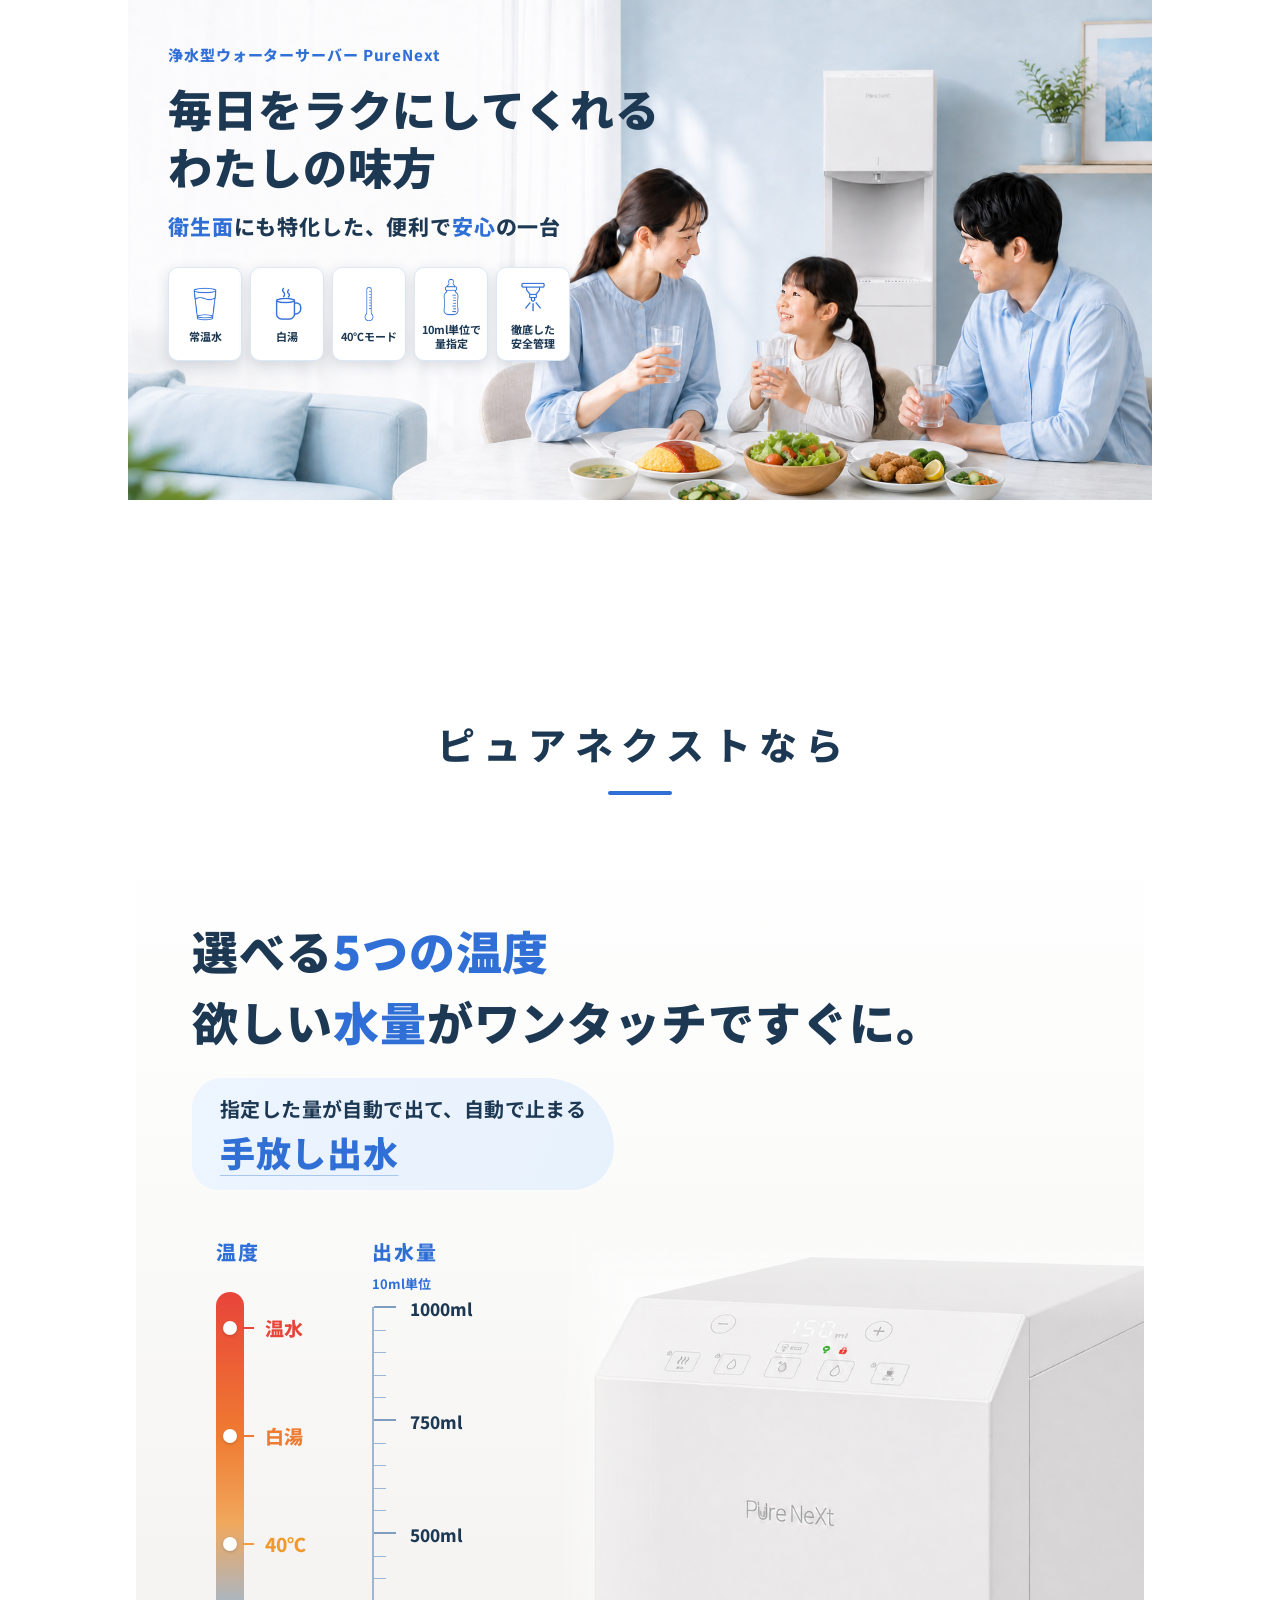
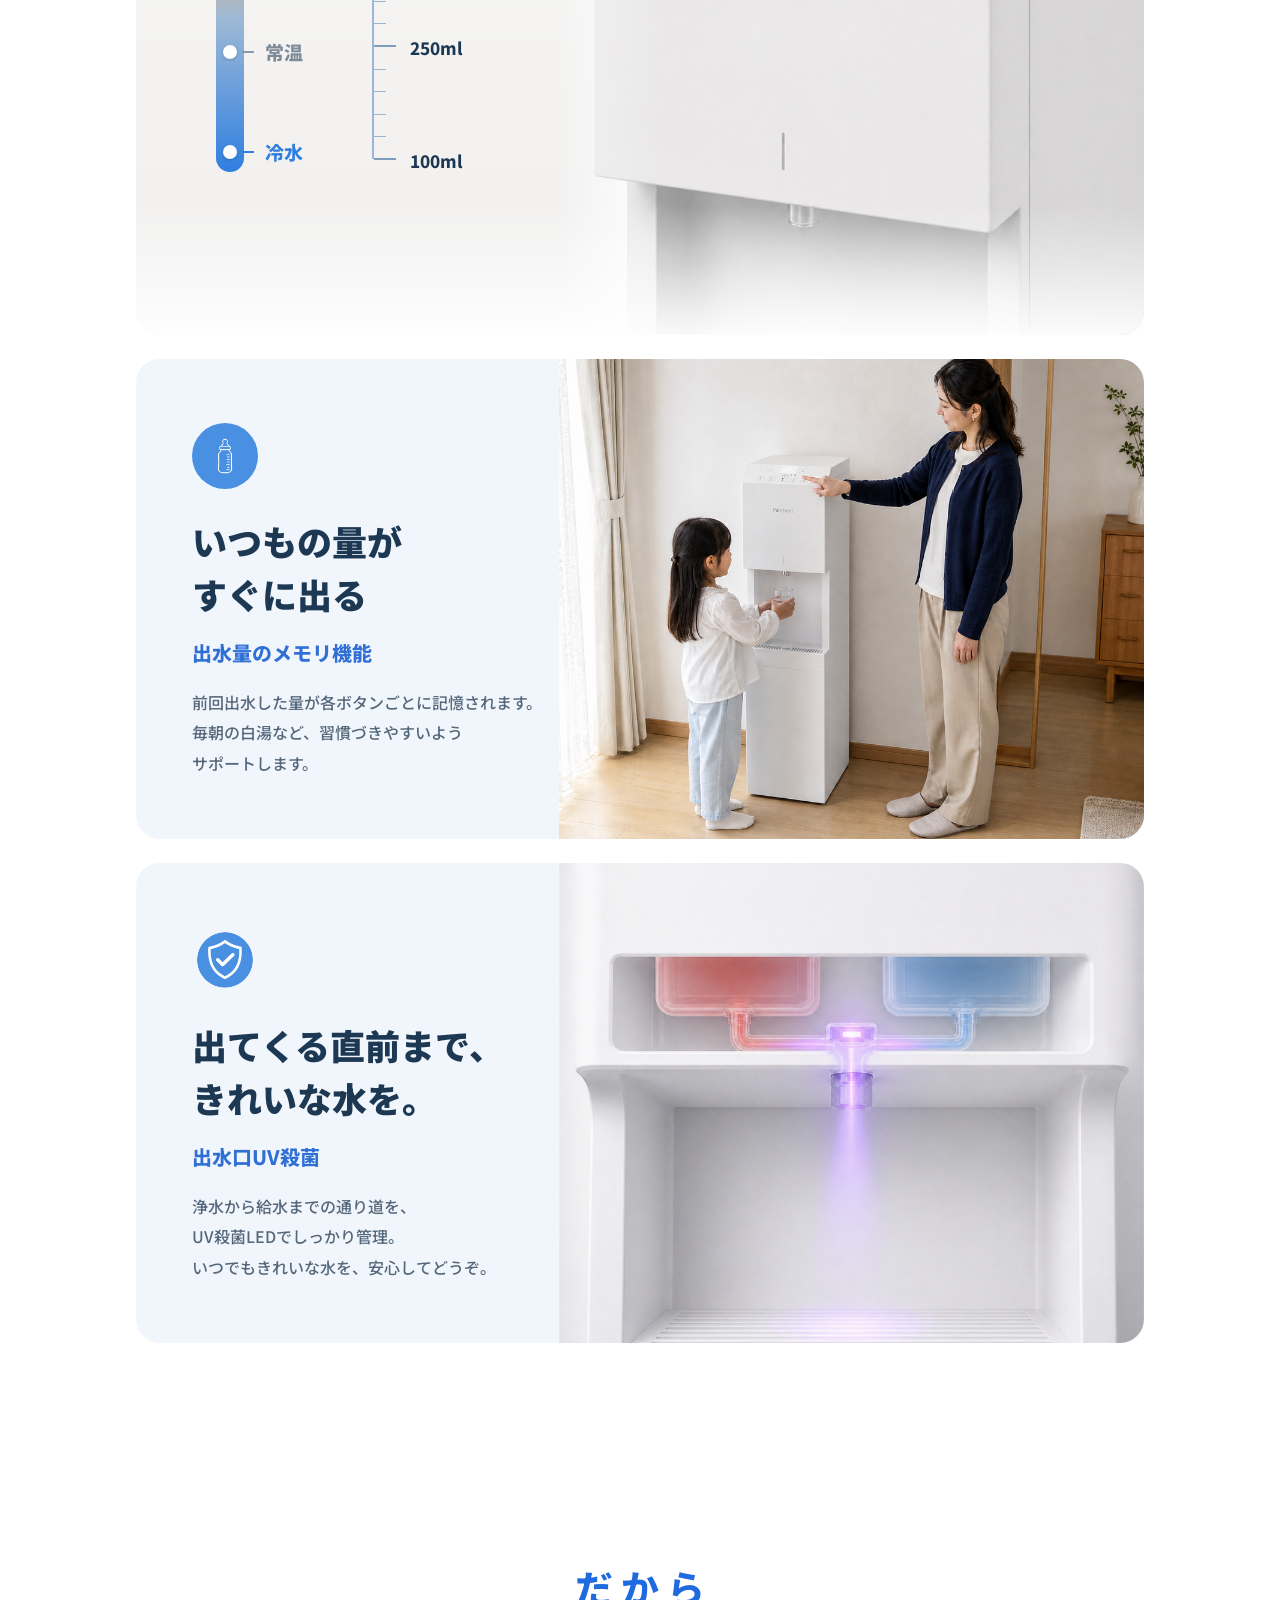
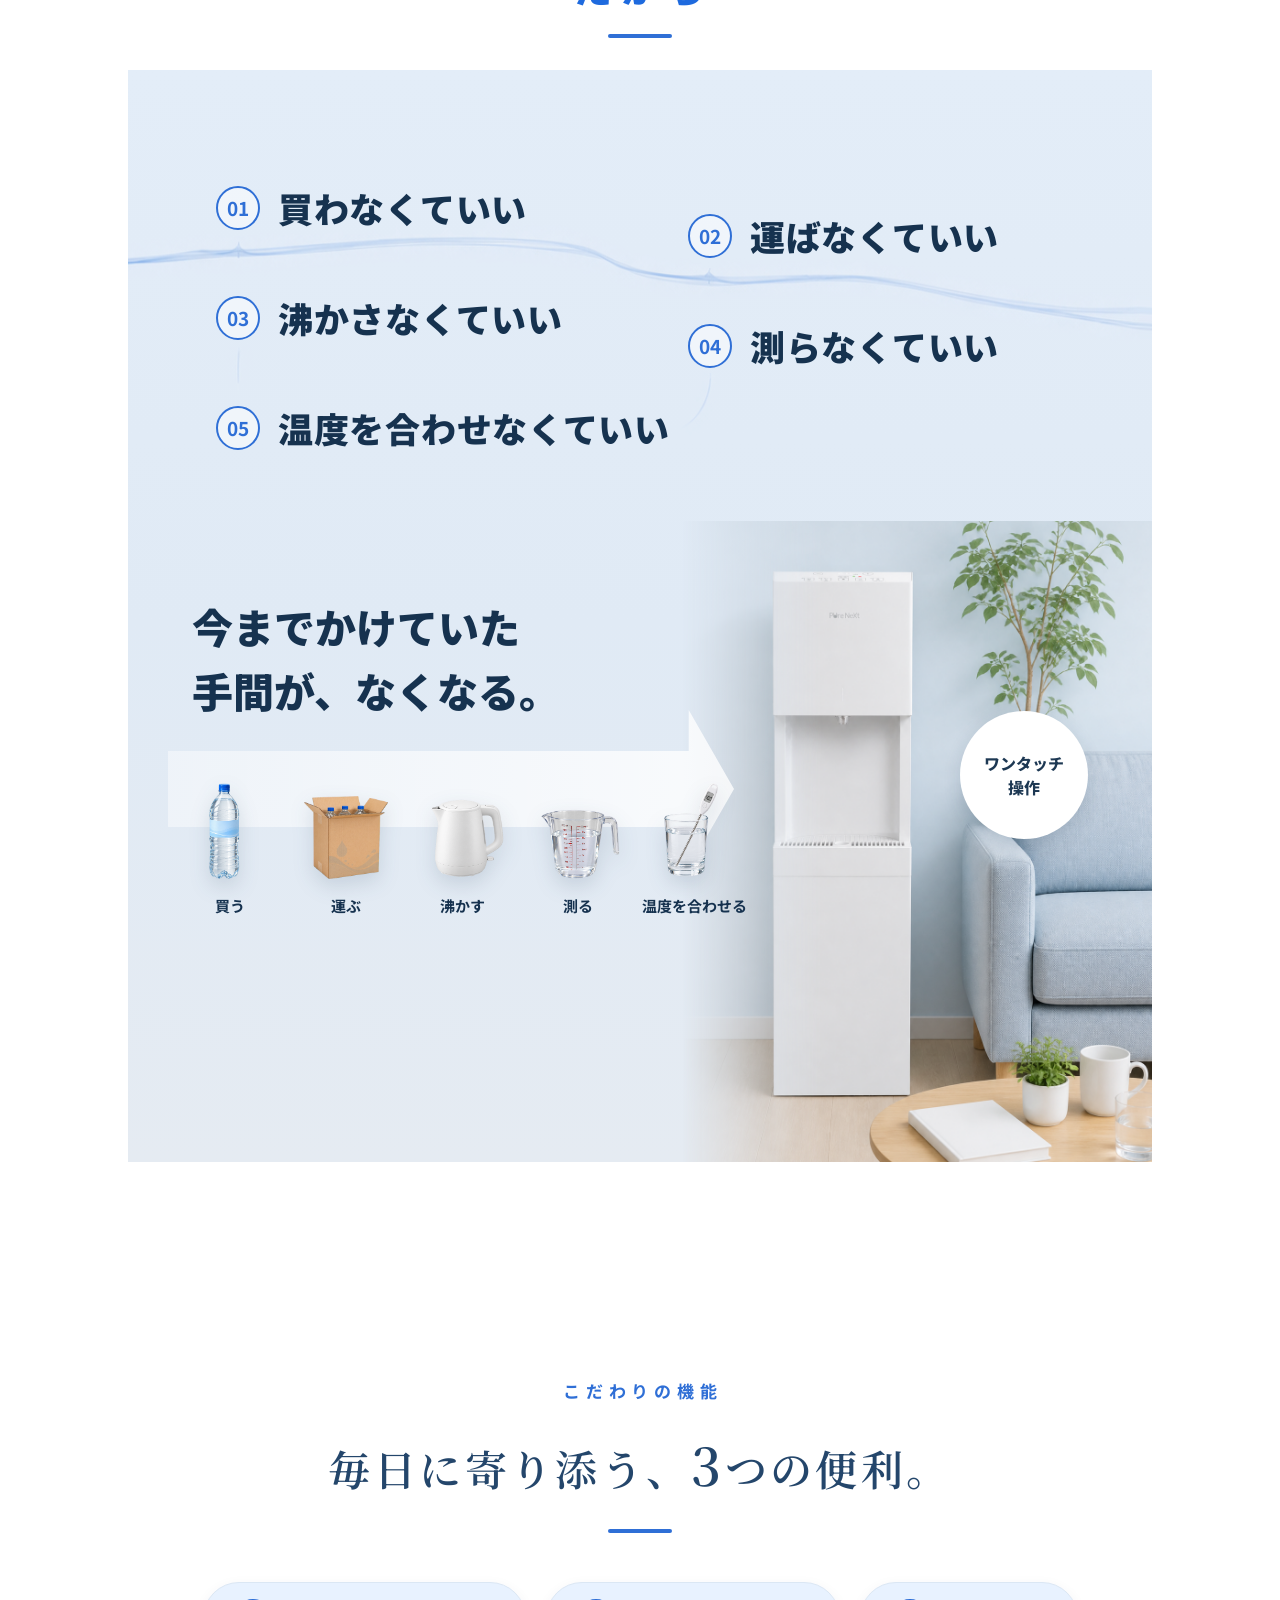
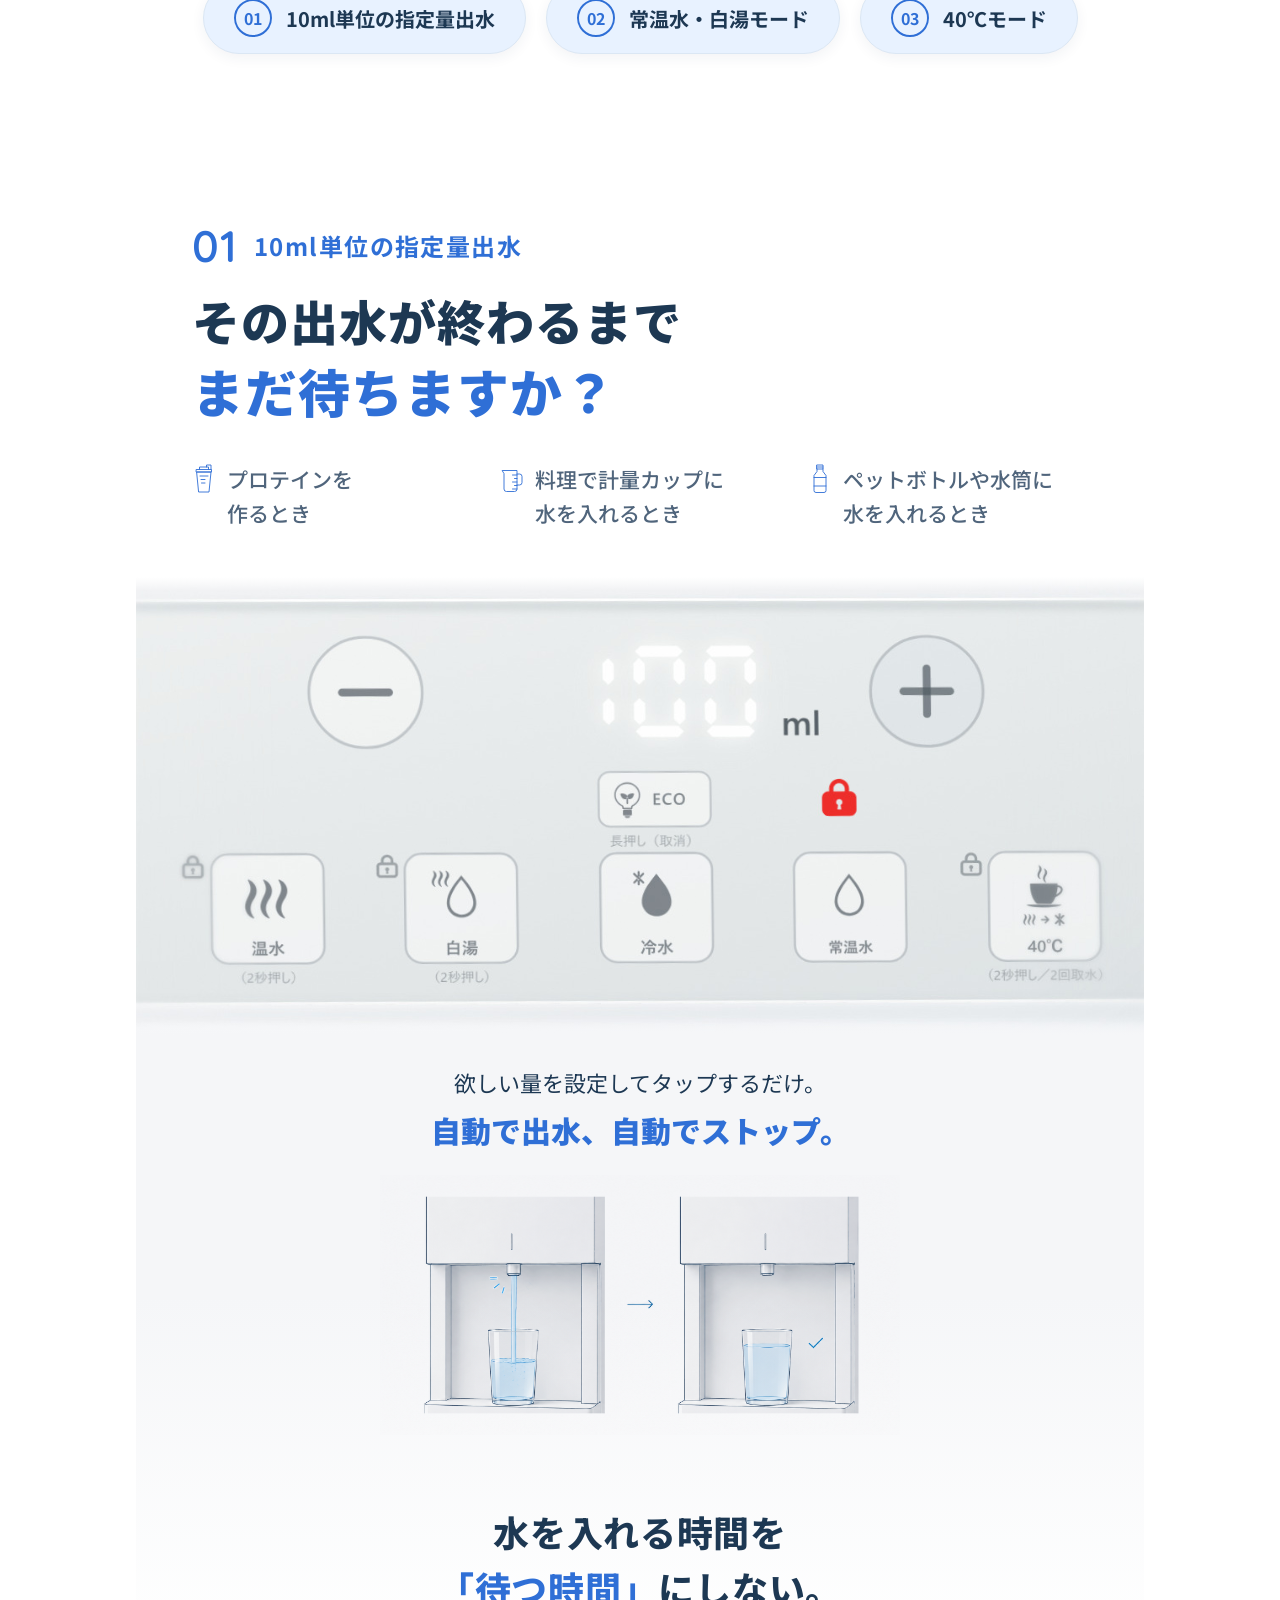
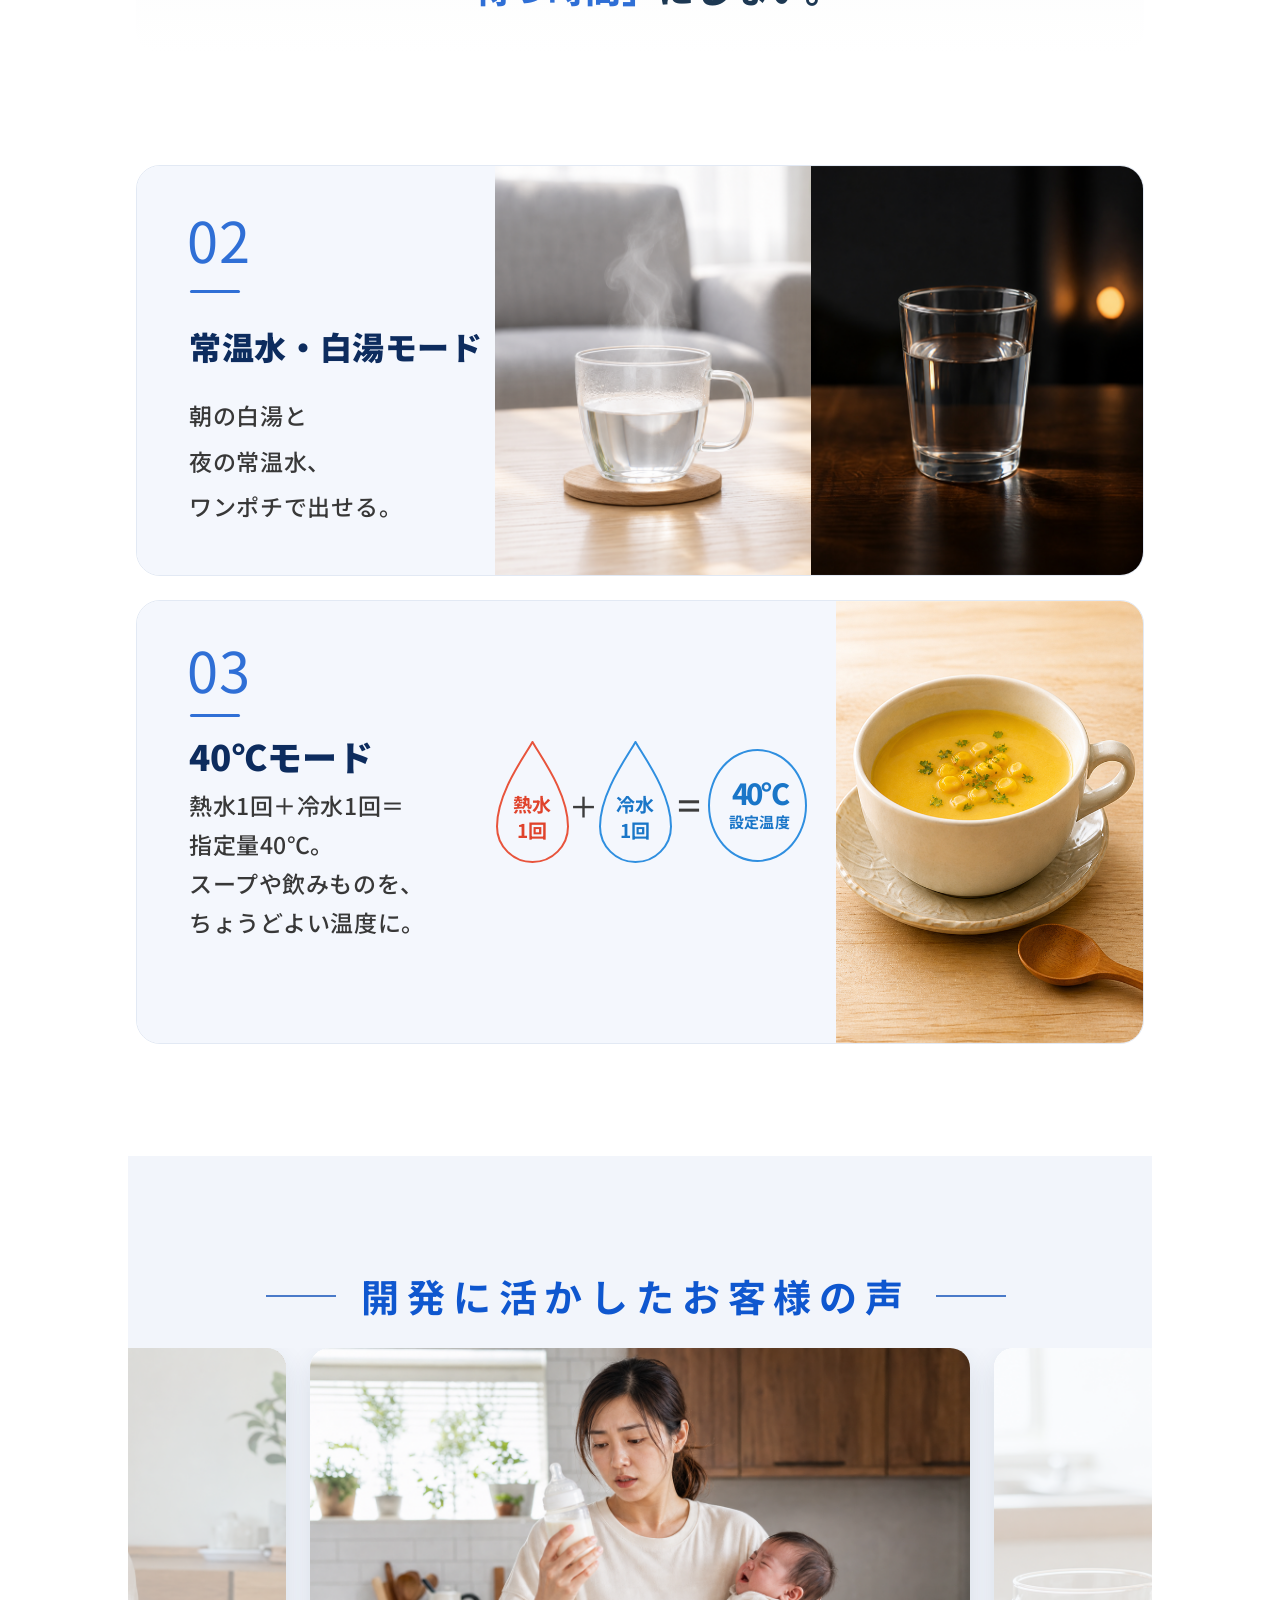
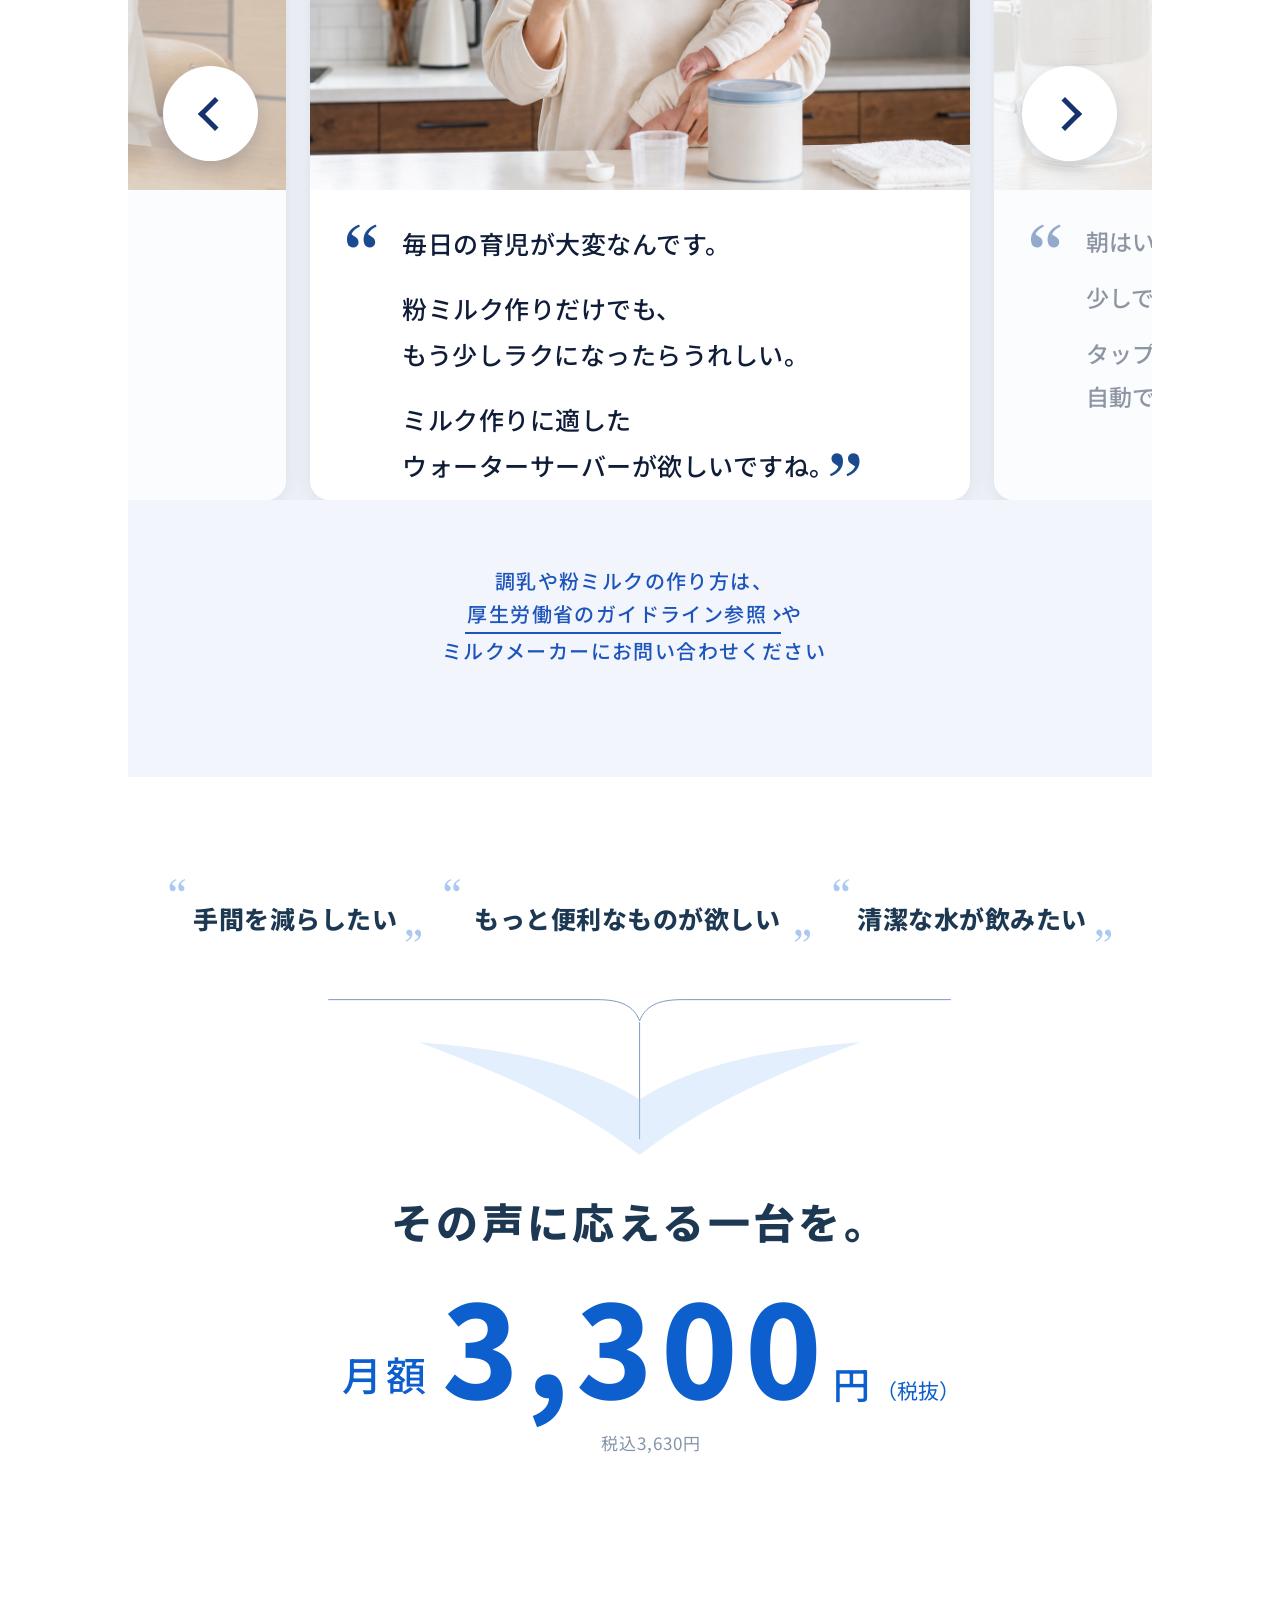
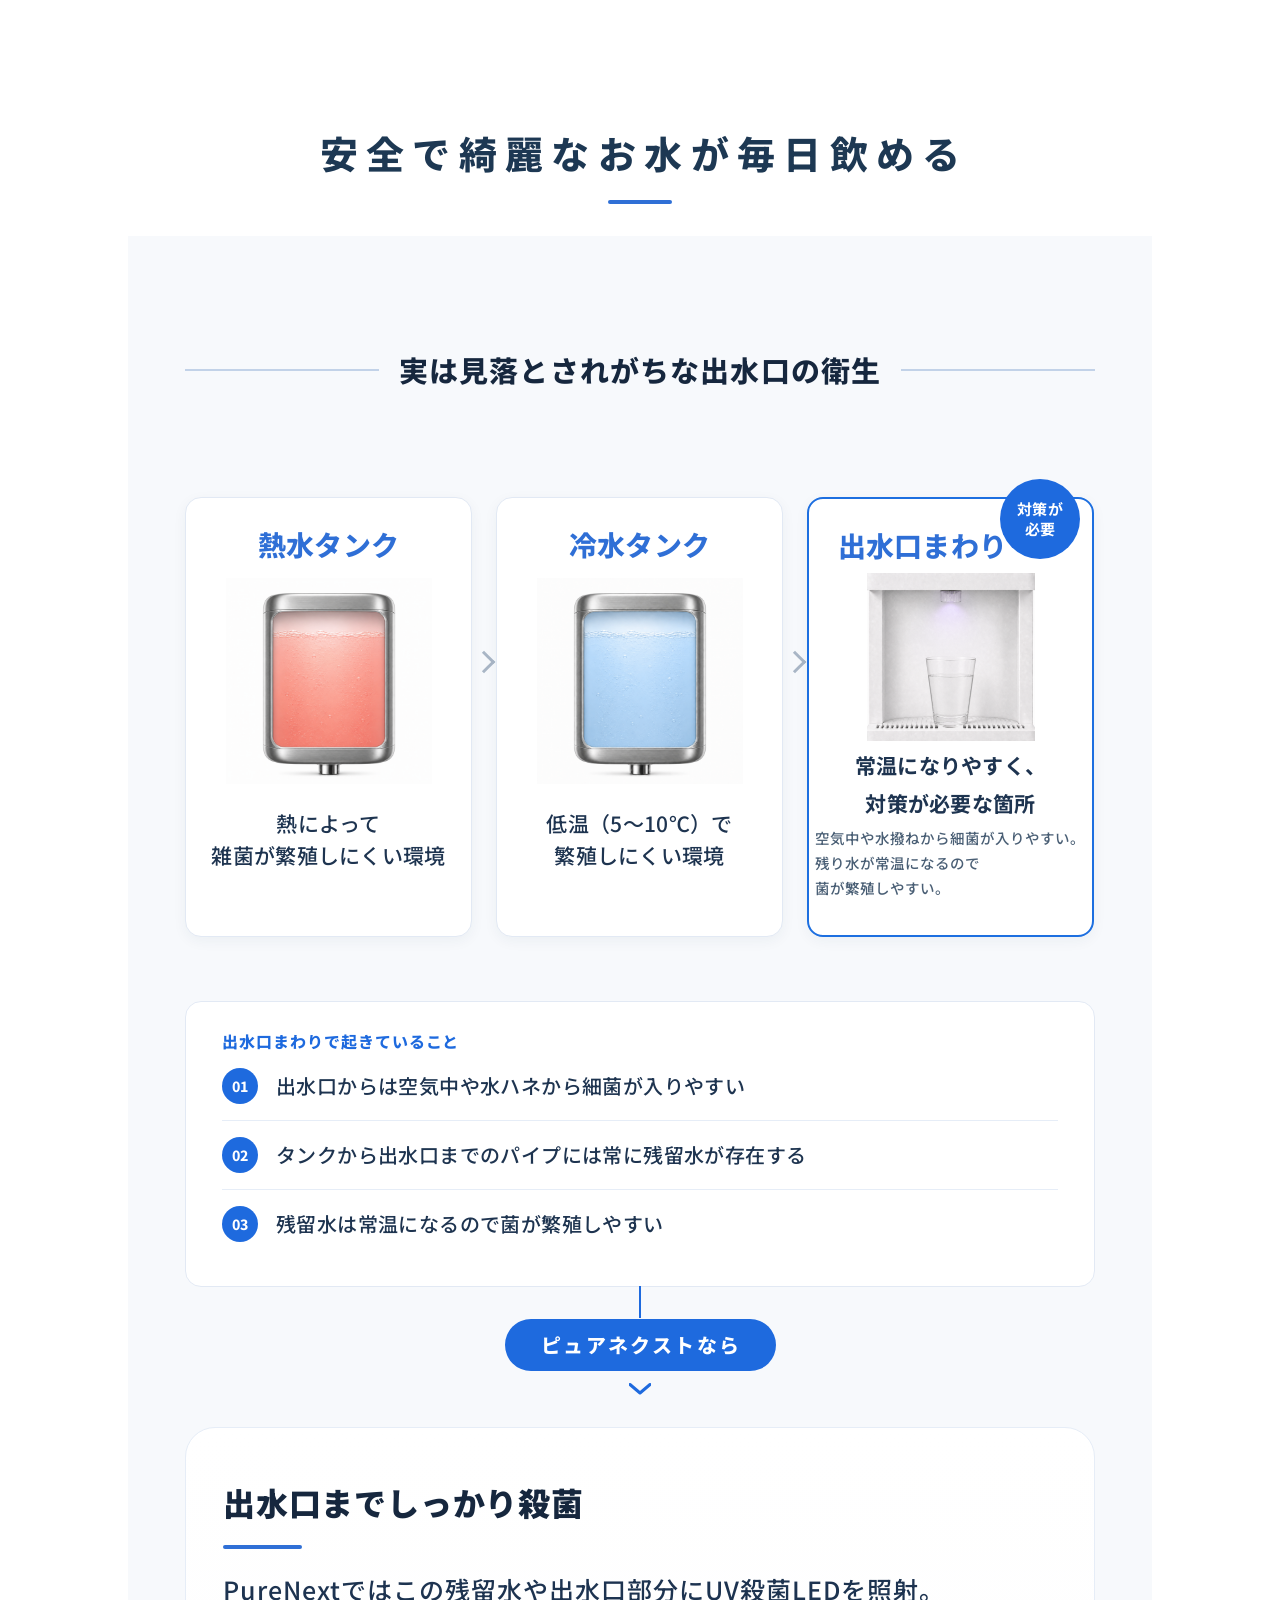
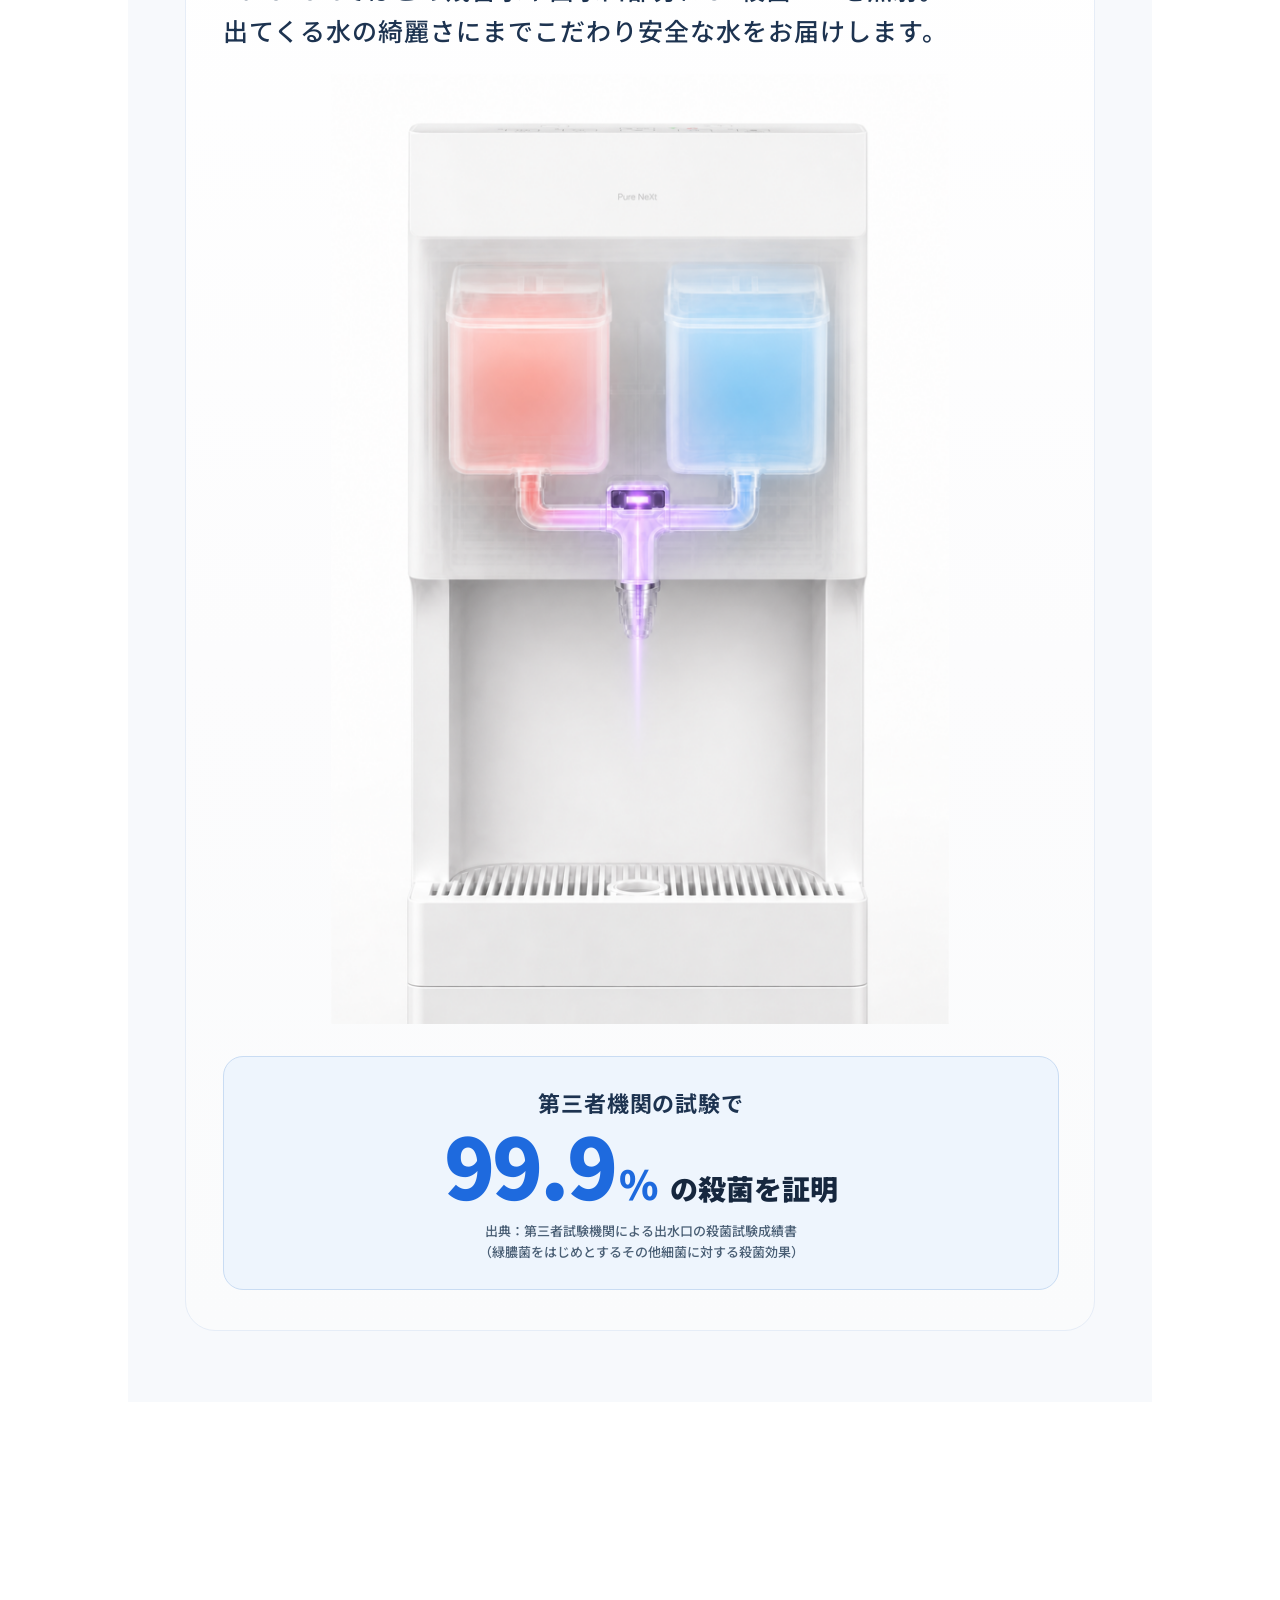
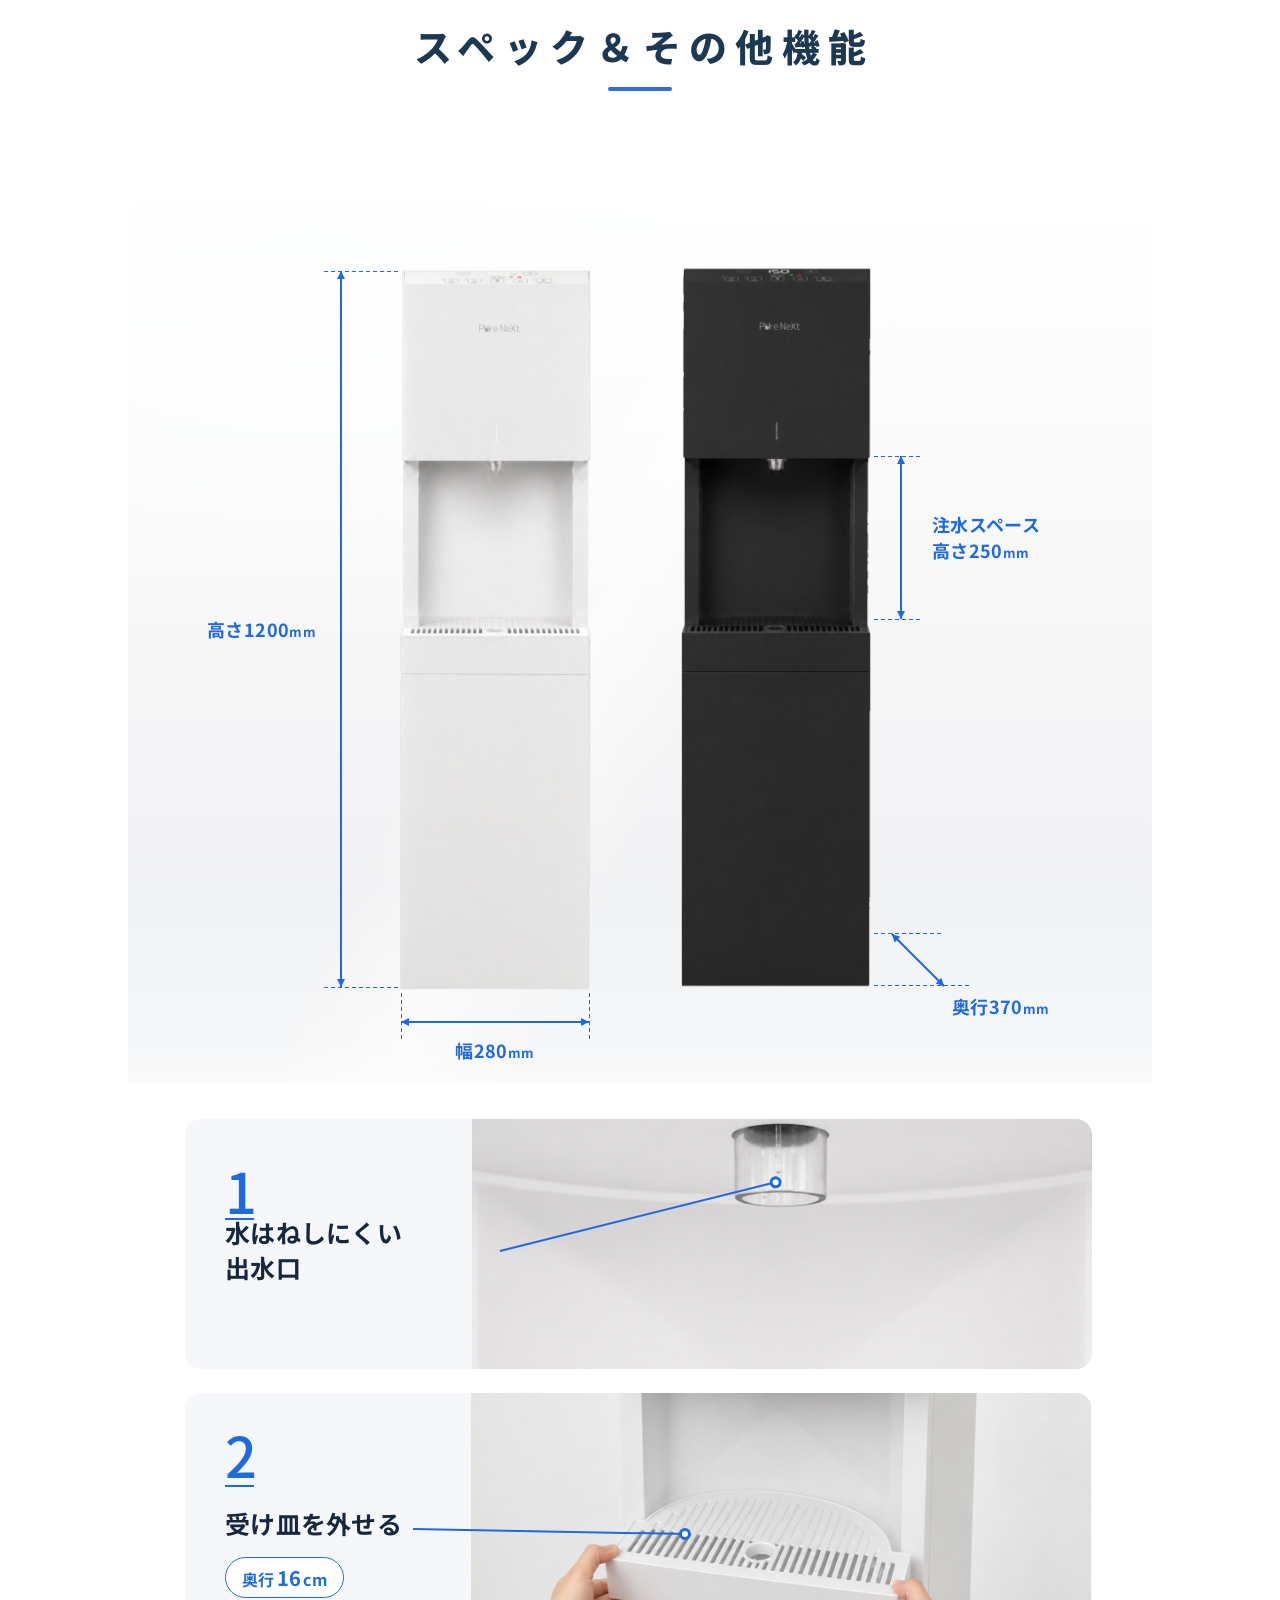
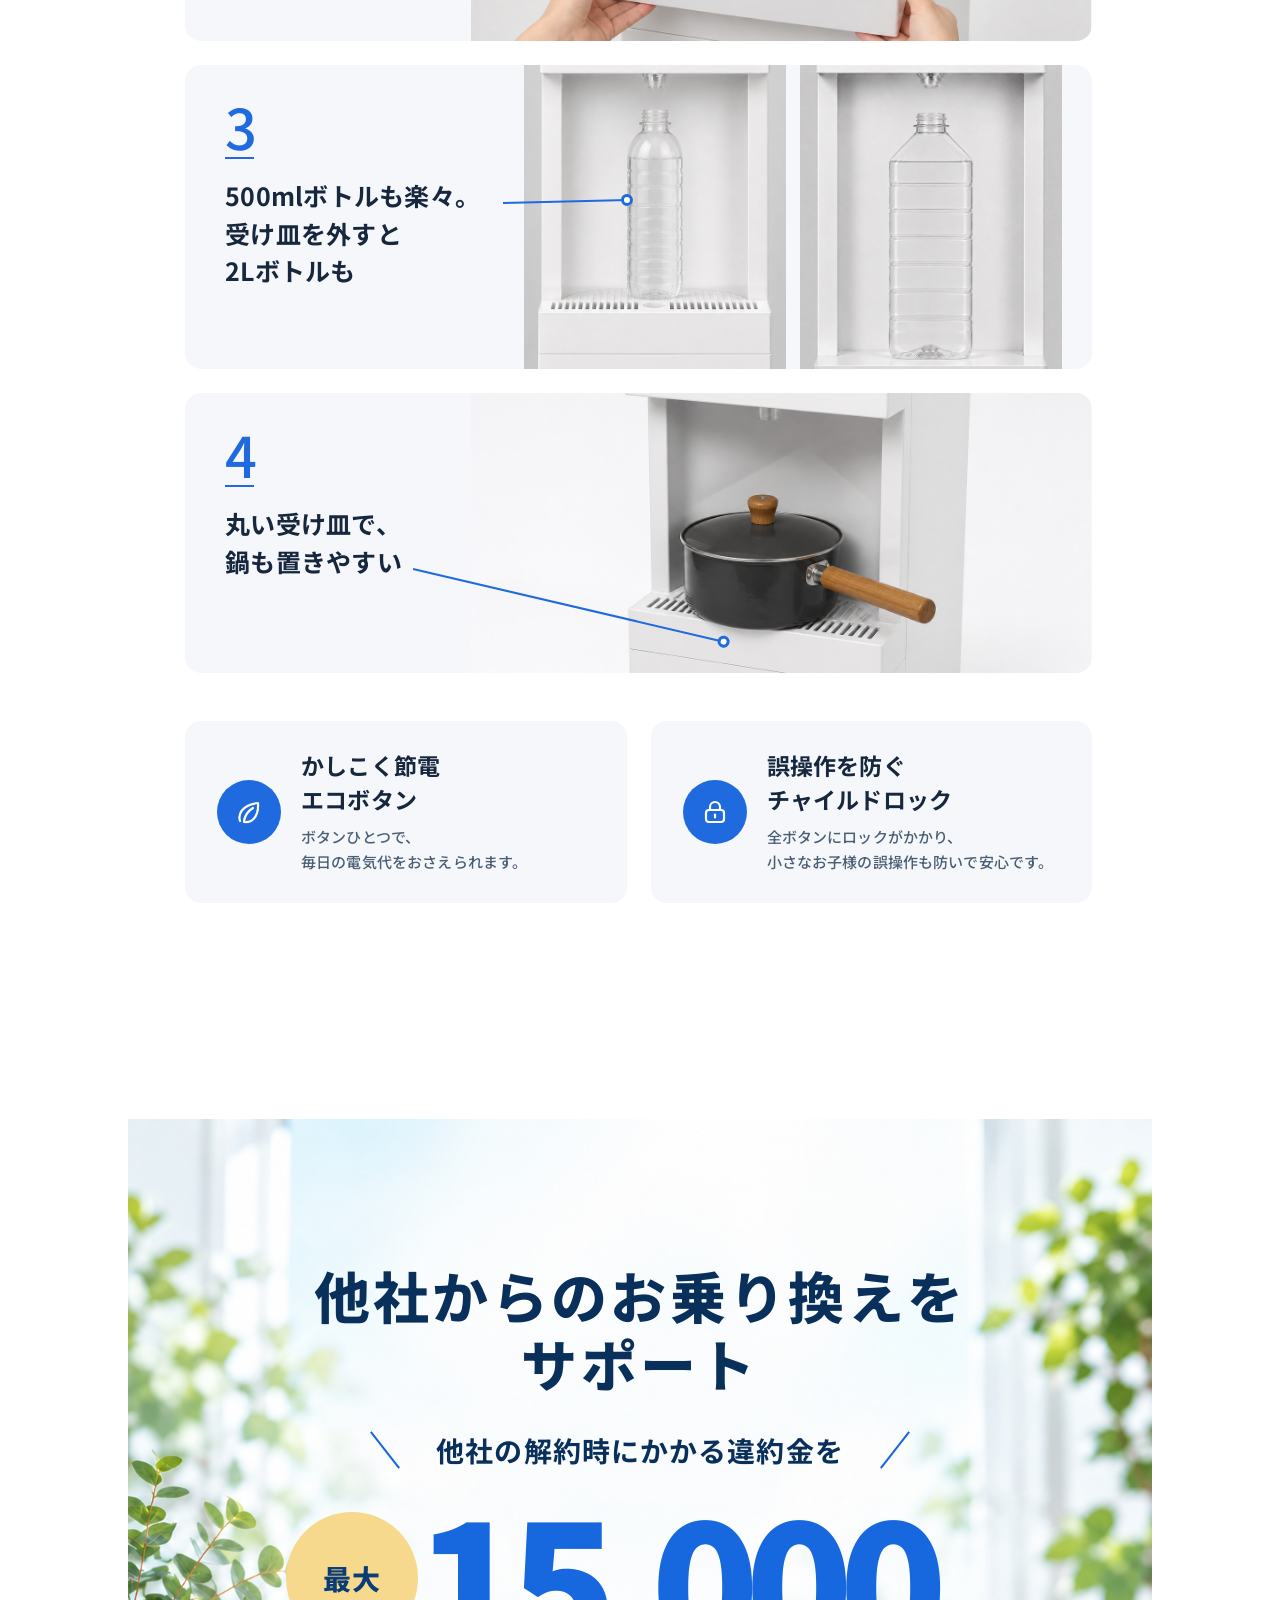
<file: index.html>
<!DOCTYPE html>
<!-- =========================================================================
     【この版について】フィルター非表示版
     S13「なぜ、PFOS・PFOAが不安視されているのか。」と
     S14「安心の浄水性能」の2ブロックを非表示にしてある版です。
     （2026-08-22 の発注主指示 rev17 の状態）
     2ブロックを表示した版は、隣の「site_フィルター表示版」フォルダにあります。
     ========================================================================= -->
<html lang="ja">
<head>
<meta charset="UTF-8">
<meta name="viewport" content="width=device-width, initial-scale=1">
<meta name="robots" content="noindex">
<title>浄水型ウォーターサーバー PureNext</title>
<link rel="preconnect" href="https://fonts.googleapis.com">
<link rel="preconnect" href="https://fonts.gstatic.com" crossorigin>
<link href="https://fonts.googleapis.com/css2?family=Noto+Sans+JP:wght@400;500;700;800;900&family=Noto+Serif+JP:wght@400;500;600;700&family=Quicksand:wght@500;600&display=swap" rel="stylesheet">
<!-- rev22-r3b(2026-09-03): CSS/JS に版番号を付ける。公開サーバーはファイルごとに10分キャッシュされるため、
     更新直後に「新しいHTML＋古いCSS」が混ざって崩れる（Fold 7 で発生）。版を上げるたびに v= の値も上げる -->
<link rel="stylesheet" href="css/style.css?v=20260905r15">
<link rel="stylesheet" href="css/responsive.css?v=20260905r15">
<link rel="stylesheet" href="css/handsfree-20260905.css?v=20260908r25">
<script src="js/main.js?v=20260905r15" defer></script>
<link rel="stylesheet" href="css/lower-20260908.css?v=20260908r26">
<link rel="stylesheet" href="css/contract-20260910.css?v=20260910r1">
<link rel="stylesheet" href="css/switch-20260910.css?v=20260910r2">
<link rel="stylesheet" href="css/app-heading-20260910.css?v=1">
</head>
<body>
<div class="page">

  <!-- S01 ヒーロー -->
  <header class="hero">
    <img class="hero__bg" src="images/hero_family.png" alt="" loading="eager">
    <div class="hero__inner">
      <p class="hero__badge">浄水型ウォーターサーバー PureNext</p>
      <h1 class="hero__title">毎日をラクにしてくれる<br>わたしの味方</h1>
      <!-- rev18(修正2): 発注主指示（2026-08-22）でサブコピーを差し替え。
           青字の強調は現行と同じ2か所（「衛生面」「安心」） -->
      <p class="hero__sub"><span class="blue">衛生面</span>にも特化した、便利で<span class="blue">安心</span>の一台</p>
      <ul class="hero__chips">
        <li class="chip"><img src="images/icon_cup.png" alt=""><span>常温水</span></li>
        <li class="chip"><img src="images/icon_mug.png" alt=""><span>白湯</span></li>
        <li class="chip"><img src="images/icon_thermo40.png" alt=""><span>40℃モード</span></li>
        <li class="chip"><img src="images/icon_bottle.png" alt=""><span>10ml単位で<br>量指定</span></li>
        <li class="chip"><img src="images/icon_uvnozzle.png" alt=""><span>徹底した<br>安全管理</span></li>
      </ul>
    </div>
  </header>

  <!-- S02 ピュアネクストなら -->
  <section class="lead">
    <h2 class="lead__title">ピュアネクストなら</h2>
    <span class="lead__bar"></span>
  </section>

  <!-- S03 温度と量 -->
  <section class="intro">
    <img class="intro__panel" src="images/intro_panel_closeup.png" alt="PureNext の操作パネル" loading="eager">
    <!-- rev20(2026-08-31): 発注主指示で文言差し替え
         旧「欲しい温度も、欲しい量も／ワンタッチですぐに。」 -->
    <!-- rev22-r7(2026-09-03): 発注主指示で「5つの温度」の後ろの読点を削除 -->
    <h2 class="intro__title">選べる<span class="blue">5つの温度</span><br>欲しい<span class="blue">水量</span>が<span class="nobr">ワンタッチですぐに。</span></h2>
    <!-- rev22-r15(2026-09-05): 販売パートナー指摘「画像の場所にも、水が自動で出て自動で止まることを伝えてほしい」 -->
    <p class="intro__sub"><span class="intro__auto"><span class="nobr">指定した量が自動で出て、</span><span class="nobr">自動で止まる</span></span><strong class="intro__handsfree">手放し出水</strong></p>
    <div class="intro__figure">
      <div class="temp">
        <p class="figure-label">温度</p>
        <div class="temp__body">
          <div class="temp__bar"></div>
          <ul class="temp__stops">
            <li class="temp__stop temp__stop--hot"><i></i><span>温水</span></li>
            <li class="temp__stop temp__stop--sayu"><i></i><span>白湯</span></li>
            <li class="temp__stop temp__stop--w40"><i></i><span>40℃</span></li>
            <li class="temp__stop temp__stop--room"><i></i><span>常温</span></li>  <!-- rev22-r8: 発注主指示で「常温」に -->
            <li class="temp__stop temp__stop--cold"><i></i><span>冷水</span></li>
          </ul>
        </div>
      </div>
      <div class="amount">
        <p class="figure-label">出水量</p>
        <p class="amount__unit">10ml単位</p>
        <div class="amount__ruler">
          <span class="amount__mark" style="top:0%"><em>1000ml</em></span>
          <span class="amount__mark" style="top:25%"><em>750ml</em></span>
          <span class="amount__mark" style="top:50%"><em>500ml</em></span>
          <span class="amount__mark" style="top:75%"><em>250ml</em></span>
          <span class="amount__mark" style="top:100%"><em>100ml</em></span>
        </div>
      </div>
    </div>
  </section>

  <!-- S04 メモリ機能 -->
  <section class="memory-wrap">
    <div class="memory">
      <div class="memory__text">
        <span class="memory__iconwrap"><img class="memory__icon" src="images/icon_bottle.png" alt=""></span>
        <h2 class="memory__title"><span class="nobr">いつもの量が</span><br><span class="nobr">すぐに出る</span></h2>
        <p class="memory__sub">出水量のメモリ機能</p>
        <p class="memory__body">前回出水した量が各ボタンごとに記憶されます。<br class="pc-br">毎朝の白湯など、習慣づきやすいよう<br class="pc-br">サポートします。</p>
      </div>
      <div class="memory__photo"><img src="images/memory_photo.png" alt="パネルを押す女性とコップで水を受ける女の子"></div>
    </div>
  </section>

  <!-- S05 出水口UV殺菌 -->
  <section class="uvcard-wrap">
    <div class="uvcard">
      <div class="uvcard__text">
        <img class="uvcard__icon" src="images/icon_shield.png" alt="">
        <h2 class="uvcard__title"><span class="nobr">出てくる直前まで、</span><br><span class="nobr">きれいな水を。</span></h2>
        <p class="uvcard__sub">出水口UV殺菌</p>
        <p class="uvcard__body">浄水から給水までの通り道を、<br class="pc-br">UV殺菌LEDでしっかり管理。<br class="pc-br">いつでもきれいな水を、安心してどうぞ。</p>
      </div>
      <div class="uvcard__photo"><img src="images/uv_outlet_photo.png" alt="給水タンクから出水口までの通り道をUV殺菌LEDが照らす様子"></div>
    </div>
  </section>

  <!-- S06 だから -->
  <section class="because">
<img class="because__water" src="images/because_wave.png" width="1024" height="380"
     alt="" aria-hidden="true">
    <p class="because__lead">だから</p>
    <span class="because__leadbar"></span>
    <ol class="because__list">
      <li class="because__item because__item--l1"><i>01</i><span>買わなくていい</span></li>
      <li class="because__item because__item--r1"><i>02</i><span>運ばなくていい</span></li>
      <li class="because__item because__item--l2"><i>03</i><span>沸かさなくていい</span></li>
      <li class="because__item because__item--r2"><i>04</i><span>測らなくていい</span></li>
      <li class="because__item because__item--l3"><i>05</i><span>温度を合わせなくていい</span></li>
    </ol>
    <div class="because__lower">
      <img class="because__room" src="images/dakara_livingroom.png" alt="リビングに置かれた PureNext">
      <div class="because__badge">ワンタッチ<br>操作</div>
      <h2 class="because__title">今までかけていた<br>手間が、なくなる。</h2>
      <div class="because__items">
        <span class="because__arrow"></span>
        <figure><img src="images/item_bottle.png" alt=""><figcaption>買う</figcaption></figure>
        <figure><img src="images/item_box.png" alt=""><figcaption>運ぶ</figcaption></figure>
        <figure><img src="images/item_kettle.png" alt=""><figcaption>沸かす</figcaption></figure>
        <figure><img src="images/item_cup.png" alt=""><figcaption>測る</figcaption></figure>
        <!-- rev22: 5枚とも同じ箱（幅92px・写真スロット84x104px）にしたので .wide の特別扱いを廃止 -->
        <figure><img src="images/item_thermo.png" alt=""><figcaption><span class="nobr">温度を</span><span class="nobr">合わせる</span></figcaption></figure>
      </div>
    </div>
  </section>

  <!-- S07 こだわりの機能（タイトル・目次） -->
  <section class="kodawari">
    <p class="kodawari__eyebrow">こだわりの機能</p>
    <h2 class="kodawari__title">毎日に寄り添う、<span class="nobr"><span class="num">3</span>つの便利。</span></h2>
    <span class="kodawari__bar"></span>
    <ul class="kodawari__index">
      <li><i>01</i><span>10ml単位の指定量出水</span></li>
      <li><i>02</i><span>常温水・白湯モード</span></li>
      <li><i>03</i><span>40℃モード</span></li>
    </ul>
  </section>



<!-- S08 機能01 -->
<section class="feat feat01" aria-labelledby="handsfree-title">
  <div class="handsfree__intro">
    <p class="handsfree__eyebrow"><span class="handsfree__num">01</span><span>10ml単位の指定量出水</span></p>
    <h3 class="handsfree__title" id="handsfree-title">その出水が終わるまで<br><span>まだ待ちますか？</span></h3>
    <ul class="handsfree__scenes">
      <li><svg class="handsfree__scene-icon" viewBox="0 0 48 64" aria-hidden="true" fill="none" stroke="currentColor" stroke-width="1.6" stroke-linecap="round" stroke-linejoin="round"><path d="M10 18h28l-4 40H14zM9 13h30v5H9zM15 13V8h18v5M29 8V4h9v9M16 26h16M18 33h8M19 40h7"/></svg><span>プロテインを<br>作るとき</span></li>
      <li><svg class="handsfree__scene-icon" viewBox="0 0 48 64" aria-hidden="true" fill="none" stroke="currentColor" stroke-width="1.6" stroke-linecap="round" stroke-linejoin="round"><path d="M5 15h29v37a5 5 0 0 1-5 5H13a5 5 0 0 1-5-5V22zM34 22h5a5 5 0 0 1 5 5v12a5 5 0 0 1-5 5h-5M25 24h9M29 31h5M25 38h9M29 45h5M25 52h9"/></svg><span>料理で計量カップに<br>水を入れるとき</span></li>
      <li><svg class="handsfree__scene-icon" viewBox="0 0 48 64" aria-hidden="true" fill="none" stroke="currentColor" stroke-width="1.6" stroke-linecap="round" stroke-linejoin="round"><path d="M18 4h12v8H18zM18 12v5l-6 8v30a4 4 0 0 0 4 4h16a4 4 0 0 0 4-4V25l-6-8v-5M12 29h24M12 46h24M18 8h12"/></svg><span>ペットボトルや水筒に<br>水を入れるとき</span></li>
    </ul>
  </div>
  <div class="handsfree__visual">
    <video class="feat01__photo" src="images/feat01_panel.mp4" poster="images/feat01_panel_poster.jpg"
           width="1294" height="1048" autoplay muted loop playsinline preload="metadata"
           aria-label="操作パネルの＋ボタンを押し続けると、表示が100mlから10ml刻みでだんだん速く1000mlまで増えていく様子"></video>
  </div>
  <div class="handsfree__description">
    <p>欲しい量を設定してタップするだけ。<br><strong>自動で出水、自動でストップ。</strong></p>
    <figure class="handsfree__flow"><img src="images/handsfree-flow-20260908.png" alt="指定した量まで自動で水が注がれ、出水が自動で止まる様子" width="1536" height="768"></figure>
  </div>
  <p class="handsfree__closing"><span class="nobr">水を入れる時間を</span><span class="nobr"><em>「待つ時間」</em>にしない。</span></p>
</section>

<!-- S09 機能02 -->
<section class="feat feat02">
  <div class="feat__panel"></div>
  <div class="feat__text">
    <p class="feat__num">02</p>
    <span class="feat__rule"></span>
    <h3 class="feat__head">常温水・白湯モード</h3>
    <p class="feat__body">朝の白湯と<br class="pc-br">夜の常温水、<br class="pc-br">ワンポチで出せる。</p>
  </div>
  <div class="feat02__photos">
    <img class="feat02__mug" src="images/feat02_mug.png" width="316" height="401" alt="湯気の立つマグカップに注がれた白湯" loading="eager">
    <img class="feat02__glass" src="images/feat02_glass.png" width="332" height="401" alt="夜のテーブルに置かれた常温水のグラス" loading="eager">
  </div>
</section>

<!-- S10 機能03 -->
<section class="feat feat03">
  <div class="feat__panel"></div>
  <div class="feat__text">
    <p class="feat__num">03</p>
    <span class="feat__rule"></span>
    <h3 class="feat__head">40℃モード</h3>
    <p class="feat__body">熱水1回＋冷水1回＝<br class="pc-br">指定量40℃。<br class="pc-br">スープや飲みものを、<br class="pc-br">ちょうどよい温度に。</p>
  </div>

  <div class="feat03__diagram">
    <div class="feat__drop feat__drop--hot">
      <svg class="feat__dropline" width="73" height="122" viewBox="0 0 73 122" aria-hidden="true" focusable="false">
        <path d="M36.5 1 C 28 16 1 52 1 85.5 C 1 105.1 16.9 121 36.5 121 C 56.1 121 72 105.1 72 85.5 C 72 52 45 16 36.5 1 Z"/>
      </svg>
      <p class="feat__droptext">熱水<br>1回</p>
    </div>

    <span class="feat__op feat__op--plus">＋</span>

    <div class="feat__drop feat__drop--cold">
      <svg class="feat__dropline" width="73" height="122" viewBox="0 0 73 122" aria-hidden="true" focusable="false">
        <path d="M36.5 1 C 28 16 1 52 1 85.5 C 1 105.1 16.9 121 36.5 121 C 56.1 121 72 105.1 72 85.5 C 72 52 45 16 36.5 1 Z"/>
      </svg>
      <p class="feat__droptext">冷水<br>1回</p>
    </div>

    <span class="feat__op feat__op--eq">＝</span>

    <div class="feat__circle">
      <p class="feat__circletemp">40℃</p>
      <p class="feat__circlelabel">設定温度</p>
    </div>
  </div>

  <img class="feat03__photo" src="images/feat03_soup.png" width="307" height="380" alt="コーンスープのカップとソーサー、木のスプーン" loading="eager">
</section>

<!-- S11 お客様の声 -->
<section class="voice">
  <div class="voice__head">
    <span class="voice__rule"></span>
    <h2 class="voice__title">開発に活かしたお客様の声</h2>
    <span class="voice__rule"></span>
  </div>

  <div class="voice__stage" id="voiceStage">
    <!-- 横スライド式（ロール形式）。全カード同寸・同比率。クローンはJSが追加 -->
    <div class="voice__track" id="voiceTrack">
      <!-- rev20(2026-08-31): 発注主指示で見出しを「開発に活かしたお客様の声」に変更し、
           3枚の声を「開発前に寄せられた要望」の内容へ全面差し替えた。写真も合わせて作り直し。 -->
      <article class="voice__slide">
        <img class="voice__photo" src="images/review_main.png" alt="赤ちゃんを抱きながら哺乳瓶とミルクの準備に手間取る女性">
        <!-- rev22(2026-09-02): 発注主指示で文言を差し替え（一字も変えていない）。改行は句読点の後で、1行およそ20字 -->
        <div class="voice__quote">
          <span class="voice__mark voice__mark--open">“</span>
          <p>毎日の育児が大変なんです。</p>
          <p>粉ミルク作りだけでも、<br class="pc-br">もう少しラクになったらうれしい。</p>
          <p>ミルク作りに適した<br class="pc-br">ウォーターサーバーが欲しいですね。<span class="voice__mark voice__mark--close">”</span></p>
        </div>
      </article>
      <article class="voice__slide voice__slide--handsfree">
        <img class="voice__photo" src="images/review_slide2.png" alt="キッチンで計量カップの目盛りを確かめる女性">
        <!-- rev22-r15(2026-09-05): 販売パートナー指摘「便利な機能があるサーバーが良い・押しっぱなしは面倒・ワンポチで出て勝手に止まる、
             という自動の要望に」（旧「シンプルだけど最先端なモノがいい」は差し替え） -->
        <div class="voice__quote">
          <span class="voice__mark voice__mark--open">“</span>
          <p>朝はいつもバタバタしているので、</p>
          <p>少しでも手間を減らせたらと思うんです。</p>
          <p>タップしたら欲しい量まで水が出て、<br class="pc-br">自動で止まってくれたらうれしいですね。<span class="voice__mark voice__mark--close">”</span></p>
        </div>
      </article>
      <article class="voice__slide">
        <img class="voice__photo" src="images/review_slide3.png" alt="コップの水を光にかざして確かめる女性">
        <!-- rev22(2026-09-02): 発注主指示で文言を差し替え（一字も変えていない） -->
        <div class="voice__quote">
          <span class="voice__mark voice__mark--open">“</span>
          <p>ウォーターサーバーは欲しいけど、<br class="pc-br">なんか安全性が不安。</p>
          <p>便利なのは分かるけど、<br class="pc-br">徹底的に安全性にこだわってる<br class="pc-br">商品があれば使いたいのですが。<span class="voice__mark voice__mark--close">”</span></p>
        </div>
      </article>
    </div>

    <!-- 前へ・次へボタン -->
    <button class="voice__nav voice__nav--prev" id="voicePrev" type="button" aria-label="前のお客様の声へ"><i></i></button>
    <button class="voice__nav voice__nav--next" id="voiceNext" type="button" aria-label="次のお客様の声へ"><i></i></button>
  </div>

  <!-- rev20(2026-08-31): 発注主指示で注記を差し替え
       旧「調乳や粉ミルクの作り方は、厚生労働省のガイドラインをご確認ください」 -->
  <p class="voice__note">
    調乳や粉ミルクの作り方は、<br class="pc-br">
    <a href="https://www.mhlw.go.jp/topics/bukyoku/iyaku/syoku-anzen/qa/dl/070604-1a.pdf" target="_blank" rel="noopener">厚生労働省のガイドライン参照<i class="voice__chev"></i></a>や<br class="pc-br">ミルクメーカーにお問い合わせください
  </p>
</section>

<!-- S12 価格 -->
<section class="price">
  <div class="price__transition" aria-label="お客様の3つの願い">
    <div class="price__wishes">
      <p>手間を減らしたい</p>
      <p>もっと便利なものが欲しい</p>
      <p>清潔な水が飲みたい</p>
    </div>
    <svg class="price__chevron" viewBox="0 0 800 220" aria-hidden="true" focusable="false">
      <path d="M20 24H348c30 0 45 8 52 26l0 0c7-18 22-26 52-26H780M400 52v142" />
      <path class="price__chevron-fill" d="M130 76c110 8 204 28 270 70 66-42 160-62 270-70-108 40-198 81-270 138C328 157 238 116 130 76Z" />
    </svg>
    <h2 class="price__lead"><span class="nobr">その声に応える</span><span class="nobr">一台を。</span></h2>
  </div>
  <!-- rev21(2026-08-31): 発注主指示「月額3,300円（税抜）にして、その下に小さく税込3,630円。
       税込金額は控えめで大丈夫」 -->
  <p class="price__row">
    <span class="price__label">月額</span><span class="price__num">3,300</span><span class="price__yen">円</span><span class="price__tax">（税抜）</span>
  </p>
  <p class="price__taxnote">税込3,630円</p>
  <h2 class="price__title"><span class="nobr">安全で綺麗なお水が</span><span class="nobr">毎日飲める</span></h2>
  <span class="price__bar"></span>
</section>

<!-- ▼▼▼ rev17: 発注主指示（2026-08-22「PFOSとかのフィルターについての内容2ブロック
     （何種類除去できる）を非表示にして」）により、S13 PFOS と S14 安心の浄水性能 の
     2セクションを非表示にした。削除ではなく非表示。
     戻すときは、この直後の「S13 PFOS / S14 安心の浄水性能 ここから非表示」の行と、
     下の「ここまで非表示」の行の2行だけを消せば、そのまま元どおり表示される。
     対応するCSS（.pfos* / .filter*）と画像（images/pfos_ripple.png・images/filter_pour.png・
     images/icon_filterbottle.png・images/icon_doccheck.png）は削除せず残してある。
     ※このブロックの中に入っていた rev16 のメモ「注記『※試験・表記内容は最終確認中』は
       発注主確定により削除」は、HTMLコメントが入れ子にできないためここへ退避した。 -->
<!-- S13 PFOS / S14 安心の浄水性能 ここから非表示
<section class="pfos">
  <div class="pfos__band">
    <img class="pfos__bg" src="images/pfos_ripple.png" alt="">
    <div class="pfos__inner">
      <h2 class="pfos__title">なぜ、<br>PFOS・PFOAが<br>不安視されているのか。</h2>
      <p class="pfos__body">分解されにくく、環境に残りやすい。<br>体内からの排出にも時間がかかるため、<br>継続的な摂取が懸念されています。</p>
      <p class="pfos__so">だから、毎日飲む水から減らす。</p>
    </div>
  </div>
</section>

<section class="filter">
  <img class="filter__photo" src="images/filter_pour.png" alt="フィルターカートリッジを通った水がグラスへ注がれる様子">
  <div class="filter__inner">
    <h2 class="filter__title">安心の浄水性能</h2>
    <ul class="filter__list">
      <li><span class="filter__check"></span><span class="filter__ltxt">PFASもしっかり除去</span></li>
      <li><span class="filter__check"></span><span class="filter__ltxt">毎日の「安心」と「おいしさ」のために。</span></li>
      <li><span class="filter__check"></span><span class="filter__ltxt">ミネラル成分はそのまま、<br>有害物質だけ除去</span></li>
    </ul>
    <div class="filter__box filter__box--1">
      <img class="filter__icon" src="images/icon_filterbottle.png" alt="">
      <div class="filter__boxtxt">
        <p class="filter__boxhead">PFOS・PFOAを含む</p>
        <p class="filter__boxsub">PFASの除去に対応したフィルター</p>
      </div>
    </div>
    <div class="filter__box filter__box--2">
      <img class="filter__icon filter__icon--doc" src="images/icon_doccheck.png" alt="">
      <div class="filter__boxtxt">
        <p class="filter__boxhead">JIS17項目＋JWPAS4項目</p>
      </div>
    </div>
  </div>
</section>
ここまで非表示 -->
<!-- ▲▲▲ rev17 非表示ここまで -->

<!-- S15 中間CTA帯は revision14 で発注主指示により削除 -->

<!-- rev19: 発注主指示（2026-08-23「『見落とされがちな、出水口の衛生。』と『出水口まで
     しっかり殺菌』が別のブロックに見えてしまっているので、同じブロックに見えるように」
     「『出水口までしっかり殺菌』の文字はこんなに大きくなくてよい」）により、
     rev18 で3つに分かれていた ①帯（.uvband）②3カード（.tanks）③殺菌カード（.uvdeep）を、
     ひとつの淡色パネル <section class="hygiene"> に統合した。
     中身の順は 導入見出し → 3カード → 対策が必要な理由3行 → 解決の見出し → 解決の本文 → UV写真。
     3カードの中身（文言・写真・バッジ）は1文字・1pxも変えていない。 -->

<!-- ===================== S16 衛生ブロック（導入 → 3カード → 理由 → 解決） ===================== -->
<section class="hygiene">

  <!-- 1. 導入見出し -->
  <p class="hygiene__lead"><span>実は見落とされがちな出水口の衛生</span></p>

  <!-- 2. 3カード（熱水タンク／冷水タンク／出水口まわり） -->
  <div class="tanks">
  <article class="tanks__card tanks__card--1">
    <h3 class="tanks__name">熱水タンク</h3>
    <img class="tanks__photo" src="images/tank_hot.png" alt="赤い熱水が入った金属製の熱水タンク" loading="eager">
    <p class="tanks__text">熱によって<br class="pc-br">雑菌が繁殖しにくい環境</p>
  </article>

  <span class="tanks__chev tanks__chev--1"></span>

  <article class="tanks__card tanks__card--2">
    <h3 class="tanks__name">冷水タンク</h3>
    <img class="tanks__photo" src="images/tank_cold.png" alt="青い冷水が入った冷水タンク" loading="eager">
    <p class="tanks__text">低温（5〜10℃）で<br class="pc-br">繁殖しにくい環境</p>
  </article>

  <span class="tanks__chev tanks__chev--2"></span>

  <article class="tanks__card tanks__card--3">
    <span class="tanks__badge">対策が<br>必要</span>
    <h3 class="tanks__name">出水口まわり</h3>
    <img class="tanks__photo tanks__photo--wide" src="images/outlet_uv_card.png" alt="出水スペースに紫のUV殺菌LEDが照射され、グラスに水が注がれる様子" loading="eager">
    <p class="tanks__text tanks__text--strong">常温になりやすく、<br class="pc-br">対策が必要な箇所</p>
    <p class="tanks__note">空気中や水撥ねから細菌が入りやすい。<br class="pc-br">残り水が常温になるので<br class="pc-br">菌が繁殖しやすい。</p>
  </article>
  </div>

  <!-- 3. 出水口まわりで起きていること（rev22-r2・案1「縦の番号リスト＋つなぎ線」）
       発注主指示「本当にユーザーの声みたいにしないで。この事実に関してユーザーが知ってるわけない
       ので、こっちが教えてあげる内容。ただその下の『ピュアネクストなら』につなげたいから、
       それがつながるようなデザインに」「上に3個のカードが並んでるのに、その下も横並びで3個の
       吹き出しを並べるのはあり得ない」。
       → rev22 の吹き出し3つ（横並び・お客さんの声風・注意色）をやめ、
         ①文言を元の事実文に戻し ②1枚の白カードに縦3行で積み ③カードの下端から1本の青い縦線を
         下ろして「ピュアネクストなら」→解決カードへ視線が落ちる形にした。
       これに伴い :root の --caution 系（吹き出しの注意色）は未使用になった -->
  <div class="hygiene__facts">
    <p class="hygiene__factshead">出水口まわりで起きていること</p>
    <ol class="hygiene__factslist">
      <li class="hygiene__fact">
        <span class="hygiene__factnum" aria-hidden="true">01</span>
        <p class="hygiene__facttext">出水口からは空気中や水ハネから細菌が入りやすい</p>
      </li>
      <li class="hygiene__fact">
        <span class="hygiene__factnum" aria-hidden="true">02</span>
        <p class="hygiene__facttext">タンクから出水口までのパイプには常に残留水が存在する</p>
      </li>
      <li class="hygiene__fact">
        <span class="hygiene__factnum" aria-hidden="true">03</span>
        <p class="hygiene__facttext">残留水は常温になるので菌が繁殖しやすい</p>
      </li>
    </ol>
  </div>

  <!-- 3b. 悩み → 解決 をつなぐラベル -->
  <div class="hygiene__so">
    <p class="hygiene__sopill">ピュアネクストなら</p>
    <svg class="hygiene__sochev" width="22" height="12" viewBox="0 0 22 12" aria-hidden="true" focusable="false">
      <path d="M1 1.5 L11 10 L21 1.5" fill="none" stroke="currentColor" stroke-width="3" stroke-linecap="round" stroke-linejoin="round"/>
    </svg>
  </div>

  <!-- 4〜6. 解決の見出し・本文・UV殺菌LEDの写真 -->
  <div class="hygiene__solve">
    <h2 class="hygiene__solvetitle">出水口までしっかり殺菌</h2>
    <span class="hygiene__solvebar"></span>
    <p class="hygiene__solvebody">PureNextではこの残留水や出水口部分にUV殺菌LEDを照射。<br class="pc-br">出てくる水の綺麗さにまでこだわり安全な水をお届けします。</p>
    <img class="hygiene__solvephoto" src="images/uv_inside.png" alt="サーバー内部の熱水タンクと冷水タンクから合流管を通り、出水口へ紫のUV殺菌LEDが照射される様子" loading="eager">
    <!-- rev22-r13(2026-09-03): 発注主指示「図の下に『第三者機関の試験で99.9%の殺菌を証明』を目立つように。出典も」 -->
    <div class="hygiene__proof">
      <p class="hygiene__prooflead">第三者機関の試験で</p>
      <p class="hygiene__proofnum"><em>99.9</em><span class="hygiene__proofpct">%</span><span class="hygiene__prooftail">の殺菌を証明</span></p>
      <p class="hygiene__proofnote">出典：第三者試験機関による出水口の殺菌試験成績書<br class="pc-br">（緑膿菌をはじめとするその他細菌に対する殺菌効果）</p>
    </div>
  </div>

</section>

<!-- ===================== S18 スペック＆その他機能 ===================== -->
<section class="spec">
  <h2 class="spec__title">スペック＆その他機能</h2>
  <span class="spec__bar"></span>

  <!-- 製品帯（ホワイト／ブラック 並び立ち＋寸法注記） -->
  <div class="spec__band">
    <img class="spec__unit spec__unit--white" src="images/product_white.png" alt="PureNext 本体 ホワイト" loading="eager">
    <img class="spec__unit spec__unit--black" src="images/product_black.png" alt="PureNext 本体 ブラック" loading="eager">

    <!-- rev22-r2: 発注主指示「サイズ表記の奥行のとこは、このファイルの奥行の示し方にして」。
         見本 = FC製品資料 ch09_pA.png。細い両矢印（軸1.5px・矢じり8px）＋破線の引き出し線
         （1px・4/3）で、高さ＝本体の左、幅＝本体の下、奥行＝本体の右下角から45°、という
         製図の描き方に統一した。旧 spec__dimw（本体の上のT字端の幅線）・spec__dimh-line の
         T字端・rev22 で入れた設置面の図（spec__floor*）は削除。色は LP の青のまま。 -->

    <!-- 高さ1200mm（白モデルの左・垂直の両矢印） -->
    <span class="spec__ext spec__ext--h spec__ext--htop"></span>
    <span class="spec__ext spec__ext--h spec__ext--hbot"></span>
    <span class="spec__arw spec__arw--v spec__arw--height"></span>
    <p class="spec__dimlabel spec__lbl--height">高さ1200<em>mm</em></p>

    <!-- 幅280mm（白モデルの下・水平の両矢印） -->
    <span class="spec__ext spec__ext--v spec__ext--wl"></span>
    <span class="spec__ext spec__ext--v spec__ext--wr"></span>
    <span class="spec__arw spec__arw--h spec__arw--width"></span>
    <p class="spec__dimlabel spec__lbl--width">幅280<em>mm</em></p>

    <!-- 注水スペース 高さ250mm（黒モデルの右・垂直の両矢印） -->
    <span class="spec__ext spec__ext--h spec__ext--ntop"></span>
    <span class="spec__ext spec__ext--h spec__ext--nbot"></span>
    <span class="spec__arw spec__arw--v spec__arw--noz"></span>
    <p class="spec__dimlabel spec__lbl--noz">注水スペース<br>高さ250<em>mm</em></p>

    <!-- 奥行370mm（黒モデルの右下角から45°の斜めの両矢印） -->
    <span class="spec__ext spec__ext--h spec__ext--dtop"></span>
    <span class="spec__ext spec__ext--h spec__ext--dbot"></span>
    <span class="spec__arw spec__arw--h spec__arw--depth"></span>
    <p class="spec__dimlabel spec__lbl--depth">奥行370<em>mm</em></p>

    <!-- rev22: 発注主指示「スペックのとこから、受け皿の奥行は削除」により
         spec__dimt-line / spec__dimt-label を削除（非表示ではなく削除） -->
  </div>

  <!-- 機能ストリップ 1 -->
  <article class="spec__strip">
    <p class="spec__num">1</p>
    <span class="spec__numbar"></span>
    <!-- rev21: 「出水口」の文字が写真にかかっていたため2行に折り返し -->
    <p class="spec__label">水はねしにくい<br>出水口</p>
    <span class="spec__lead"><i></i></span>
    <img class="spec__photo" src="images/strip1_outlet.png" alt="白い本体の出水口クローズアップ" loading="eager">
  </article>
</section>

<!-- ===================== S19 ストリップ2〜4 ===================== -->
<section class="strips">
  <!-- 2 受け皿を外せる -->
  <article class="strips__card strips__card--2">
    <p class="strips__num">2</p>
    <span class="strips__numbar"></span>
    <p class="strips__label">受け皿を外せる</p>
    <!-- rev22: 発注主指示「受け皿を外せる、のところに、『奥行16cm』というのをココに持ってきて」 -->
    <p class="strips__tag">奥行<em>16</em>cm</p>
    <span class="strips__lead strips__lead--2"><i></i></span>
    <img class="strips__photo" src="images/strip2_tray.png" alt="両手で波型リブの受け皿を外しているところ" loading="eager">
  </article>

  <!-- 3 ペットボトル -->
  <article class="strips__card strips__card--3">
    <p class="strips__num">3</p>
    <span class="strips__numbar"></span>
    <!-- rev22-r3: 発注主指示（第3ラウンド）で、rev22-r2 に削除した説明文（.strips__label）と
         引き出し線（.strips__lead--3）を復活させた。代わりに rev22-QA で入れていた写真の上の
         注記ピル（.strips__cap--a / --b）は HTML・CSS とも削除（PC・SP 両方）。 -->
    <!-- rev22-r6(2026-09-03): 発注主指示で文言を短く「500mlボトルも楽々。受け皿を外すと2Lボトルも」。全幅で 1・2・4 と同じ見出し扱い -->
    <p class="strips__label">500mlボトルも楽々。<br class="pc-br"><span class="nobr">受け皿</span>を外すと<br class="pc-br"><span class="nobr">2Lボトル</span>も</p>
    <span class="strips__lead strips__lead--3"><i></i></span>
    <img class="strips__photo strips__photo--half strips__photo--a" src="images/strip3_500ml.png" alt="出水スペースに置いた500mlペットボトル" loading="eager">
    <img class="strips__photo strips__photo--half strips__photo--b" src="images/strip3_2l.png" alt="受け皿を外して置いた2Lペットボトル" loading="eager">
  </article>

  <!-- 4 丸い受け皿 -->
  <article class="strips__card strips__card--4">
    <p class="strips__num">4</p>
    <span class="strips__numbar"></span>
    <p class="strips__label">丸い受け皿で、<br class="pc-br">鍋も置きやすい</p>
    <span class="strips__lead strips__lead--4"><i></i></span>
    <img class="strips__photo" src="images/strip4_pan.png" alt="受け皿の上に置いた木の取っ手の紺色のホーロー鍋" loading="eager">
  </article>
</section>

<!-- rev21(2026-08-31): 発注主指示「1〜4とは別で項目を作成（レイアウトはお任せ）」による追加機能リスト -->
<!-- rev22(2026-09-02): 発注主指示 1「4の丸い受け皿で、、、の下に、また丸い受け皿で鍋も
     置きやすいの項目がある。なんで？いらんやろ」→ 重複していた1行を削除
     2「エコボタンで電気代、、、と、チャイルドロックで、は別のパターンの見せ方を3つ考えて」
     → 本線はパターンA（アイコンカード2枚）。B（5・6として番号を続ける）と C（1本の帯）は
        variants の extras_B / extras_C に1ページずつ置いてある -->
<section class="extras">
  <ul class="extras__list">
    <li class="extras__item">
      <span class="extras__ico" aria-hidden="true">
        <svg viewBox="0 0 32 32" width="32" height="32" fill="none" stroke="currentColor"
             stroke-width="2.2" stroke-linecap="round" stroke-linejoin="round">
          <path d="M7 25C5 19 8 9 25 7c1 15-7 20-14 19"/>
          <path d="M11 25c1-6 4-10 9-13"/>
        </svg>
      </span>
      <div class="extras__txt">
        <h3 class="extras__head">かしこく節電<br>エコボタン</h3>
        <p class="extras__body">ボタンひとつで、<br class="pc-br">毎日の電気代をおさえられます。</p>
      </div>
    </li>
    <li class="extras__item">
      <span class="extras__ico" aria-hidden="true">
        <svg viewBox="0 0 32 32" width="32" height="32" fill="none" stroke="currentColor"
             stroke-width="2.2" stroke-linecap="round" stroke-linejoin="round">
          <rect x="7" y="14" width="18" height="12" rx="3"/>
          <path d="M11 14v-3a5 5 0 0 1 10 0v3"/>
          <path d="M16 18.5v3"/>
        </svg>
      </span>
      <div class="extras__txt">
        <h3 class="extras__head">誤操作を防ぐ<br>チャイルドロック</h3>
        <!-- rev22-r3: 発注主指示で文言差し替え（旧「小さなお子様がふれても、全ボタンが効きません。」） -->
        <p class="extras__body">全ボタンにロックがかかり、<br class="pc-br">小さなお子様の誤操作も防いで安心です。</p>
      </div>
    </li>
  </ul>
</section>

<!-- S19b 乗り換えサポート -->
<section class="switch-offer" aria-labelledby="switch-offer-title">
  <div class="switch-offer__inner">
    <h2 class="switch-offer__title" id="switch-offer-title"><span>他社からの</span><span>お乗り換えを</span><br>サポート</h2>
    <p class="switch-offer__detail">他社の解約時にかかる違約金を</p>
    <div class="switch-offer__amount" aria-label="最大15,000円キャッシュバック">
      <span class="switch-offer__badge">最大</span>
      <span class="switch-offer__number">15,000</span><span class="switch-offer__yen">円</span>
    </div>
    <p class="switch-offer__support">キャッシュバック</p>
    <p class="switch-offer__closing"><span>乗り換えの負担を減らして、</span><span>PureNextへ。</span></p>
  </div>
</section>

<!-- ===================== S20 サポート帯 ===================== -->
<section class="support">
  <div class="support__head">
    <h2 class="support__flowtitle">お申し込みの流れ</h2>
    <span class="support__flowbar"></span>
  </div>

  <!-- rev21(2026-08-31): 発注主指示「カードを大きく・文字とアイコンも大きく・位置を揃える・
       ①②③の数字は不要（アイコンと言葉だけ）」により、番号バッジを削除しカードを拡大 -->
  <div class="support__steps">
    <div class="support__step">
      <div class="support__steprow">
        <img class="support__stepicon" src="images/icon_laptop.png" alt="" loading="eager">
      </div>
      <p class="support__steplabel">WEBで<span class="nobr">申し込み</span></p>
    </div>

    <span class="support__chev"></span>

    <div class="support__step">
      <div class="support__steprow">
        <img class="support__stepicon" src="images/icon_truck.png" alt="" loading="eager">
      </div>
      <p class="support__steplabel">お届け</p>
    </div>

    <span class="support__chev"></span>

    <div class="support__step">
      <div class="support__steprow">
        <img class="support__stepicon" src="images/icon_dropshine.png" alt="" loading="eager">
      </div>
      <p class="support__steplabel">すぐ使える</p>
    </div>
  </div>
</section>

<!-- S21 アプリ -->
<section class="app">
  <h2 class="app__title"><svg class="app__heading-icon" viewBox="0 0 64 80" aria-hidden="true"><rect x="18" y="5" width="38" height="68" rx="7"/><path d="M31 13h12M33 65h8M5 28l5 4M2 42h7M5 55l5-4"/></svg><span class="app__heading-copy"><span class="app__eyebrow">使い始めてからもずっとラクに</span><span class="app__title-em">PureNextアプリ</span></span></h2>

  <div class="app__card"></div>

  <!-- スマホモックアップ: 発注主から渡された実物のアプリ画面PNGをそのまま組み込み -->
  <div class="app__phone app__phone--home">
    <img class="app__screen" src="images/app_home.png" alt="PureNextアプリ ホーム画面（今日の記録 1,000ml・目標摂取量 1,900ml・達成率 53%・記録するボタン）">
  </div>
  <div class="app__phone app__phone--filter">
    <img class="app__screen" src="images/app_filter.png" alt="PureNextアプリ フィルター画面（契約日・最終交換日・次回カートリッジお届け予定月・ユーザー）">
  </div>

  <!-- 右カラム: 3つの便利 -->
  <ul class="app__list">
    <li class="app__row">
      <span class="app__ico"><img src="images/icon_barchart.png" width="42" height="42" alt="" loading="eager"></span>
      <p class="app__lead">飲んだ量を手軽に記録。<br>毎日の水分管理が<br>ひと目でわかる。</p>
    </li>
    <li class="app__row">
      <span class="app__ico"><img src="images/icon_calendar.png" width="42" height="42" alt="" loading="eager"></span>
      <p class="app__lead">次のフィルター<br>お届け日を、<br>いつでも確認。</p>
    </li>
    <li class="app__row">
      <span class="app__ico"><img src="images/icon_book.png" width="42" height="42" alt="" loading="eager"></span>
      <p class="app__lead">取扱説明書や<br>機能の確認も、<br>アプリですぐ。</p>
    </li>
  </ul>
</section>

<!-- r25: 先行予約告知を製品詳細の前へ -->
<section class="notice">
  <div class="notice__box">
    <p class="notice__head">当商品は先行予約販売のための<span class="nobr">ページです。</span></p>
    <p class="notice__body">発売時には多少の製品機能の変更が加わる可能性があります。</p>
  </div>
</section>

<!-- S22a 製品詳細 見出し（rev15 で .lead 様式の独立見出しとして新設） -->
<section class="sechead sechead--detail">
  <h2 class="sechead__title">製品詳細</h2>
  <span class="sechead__bar"></span>
</section>

<!-- S22 製品詳細表 -->
<section class="detail">
  <div class="detail__card">
    <table class="detail__table">
      <!-- rev20(2026-08-31): 発注主指示「製品詳細を、AI人材の水担当に聞いて埋めて」により、
           ウォーターサーバー担当の台帳（取説サンプル PNX-01-ST 2026-08-21 ほか）から転記。
           温水の温度表記（85℃前後）は 2026-08-30 の発注主指示に従った暫定。電気代は記録なしのため確認中。 -->
      <!-- rev21(2026-08-31): 発注主指示により整理。
           削除＝型番・設置スペース・電気代・注意事項／浄水方式＝「カートリッジ式」「2段階ろ過」の2つのみ／
           温度の並び＝温水・白湯・冷水・40℃（「40℃」と記載）・常温水。
           製品名・全体サイズ・消費電力・チャイルドロックは指示に無かったため残した（不要なら行ごと削除可） -->
      <tbody>
        <!-- rev22-r3: SP（375px以下）で td の幅が足りず「浄水型ウ／ォーターサーバー」と
             小書きの「ォ」が行頭に来ていた。語をひとまとまりにして防ぐ。
             PC は1行に収まるので描画は変わらない -->
        <!-- rev22-r6: 発注主提供の定格ラベル（PNX-01-ST）を元に更新。サブタンクは発注主指示で 1L のまま -->
        <tr><th>製品名</th><td>PureNext（浄水型<span class="nobr">ウォーターサーバー</span>）</td></tr>
        <tr><th>型番</th><td>PNX-01-ST</td></tr>
        <tr><th>浄水方式</th><td>カートリッジ式・2段階ろ過</td></tr>
        <tr><th>全体サイズ</th><td>H1200mm × W280mm × D370mm</td></tr>
        <tr><th>重さ</th><td>約21.0kg（浄水カートリッジ含む）</td></tr>
        <tr><th>タンク容量</th><td>給水タンク4L／サブタンク1L／温水タンク1.7L／冷水タンク2.0L</td></tr>
        <tr><th>温度</th><td>温水 約85℃／白湯 約60℃／冷水 約6℃／40℃／常温水</td></tr>
        <tr><th>消費電力</th><td>冷却 0.8A／加熱 350W</td></tr>
        <tr><th>定格電圧</th><td>AC100V 50/60Hz</td></tr>
        <!-- rev22(2026-09-02): 発注主指示によりチャイルドロックの行を削除（表は7行） -->
      </tbody>
    </table>
  </div>
</section>



<section class="contract" aria-labelledby="contract-title">
  <div class="contract__heading">
    <h2 class="contract__title" id="contract-title"><span>ご契約年数</span><span>について</span></h2>
    <span class="contract__bar"></span>
  </div>
  <div class="contract__body">
    <p>本サービスは、5年契約のウォーターサーバーレンタルサービスです。<br>契約期間中にご解約される場合、ご利用年数に応じて以下の違約金がかかります。</p>
    <table class="contract__table" aria-label="ご利用年数ごとの違約金">
      <thead><tr><th scope="col">ご利用年数</th><th scope="col">違約金</th></tr></thead>
      <tbody>
        <tr><td>1年目</td><td>60,000円</td></tr>
        <tr><td>2年目</td><td>50,000円</td></tr>
        <tr><td>3年目</td><td>40,000円</td></tr>
        <tr><td>4年目</td><td>30,000円</td></tr>
        <tr><td>5年目</td><td>20,000円</td></tr>
        <tr><td>5年経過後</td><td>0円</td></tr>
      </tbody>
    </table>
    <p class="contract__return">ウォーターサーバーはレンタル品のため、ご解約時には本体のご返却が必要です。</p>
  </div>
</section>
<!-- S23a よくあるご質問 見出し（rev15 で .lead 様式の独立見出しとして取り出した） -->
<section class="sechead sechead--faq">
  <h2 class="sechead__title">よくあるご質問</h2>
  <span class="sechead__bar"></span>
</section>

<!-- S23 よくあるご質問 -->
<section class="faq">
  <div class="faq__card">
    <!-- rev22(2026-09-02): 発注主指示「よくあるご質問の内容を10個ほど考えて。回答も。そこから選ぶ」
         → 営業コピー人材が確定数字だけで10問作成（copy_faq_rev22.md）。選ばれなかった問は li ごと削除すればよい -->
    <ul class="faq__list">
      <!-- rev22-r3(2026-09-02): 発注主指示で3問に絞り込み、2問目・3問目の文言を差し替えた
           （旧10問は copy_faq_rev22.md に全部残してある） -->
      <li class="faq__item">
        <button class="faq__qbtn" type="button" aria-expanded="false">
          <span class="faq__q">?</span>
          <span class="faq__text">月額のほかに費用はかかりますか？</span>
          <svg class="faq__chev" viewBox="0 0 24 24" aria-hidden="true"><path d="m5 9 7 7 7-7" fill="none" stroke="currentColor" stroke-width="2.2" stroke-linecap="round" stroke-linejoin="round"/></svg>
        </button>
        <div class="faq__a" hidden><p>月額3,300円（税抜・税込3,630円）の<span class="nobr">スタンダードプラン</span>には、フィルター代も含まれています。このほかにご契約時の<span class="nobr">初期手数料</span>3,000円（税込）がありますが、先行予約でお申し込みの方は無料です。</p><p>初月分は、ご契約の翌日から月末までの日割りでご請求します。なお、電気代はお客様のご負担となります。</p></div>
      </li>
      <li class="faq__item">
        <button class="faq__qbtn" type="button" aria-expanded="false">
          <span class="faq__q">?</span>
          <span class="faq__text">フィルター交換は有料ですか？</span>
          <svg class="faq__chev" viewBox="0 0 24 24" aria-hidden="true"><path d="m5 9 7 7 7-7" fill="none" stroke="currentColor" stroke-width="2.2" stroke-linecap="round" stroke-linejoin="round"/></svg>
        </button>
        <div class="faq__a" hidden><p>いいえ。フィルター代は月額料金に含まれているため、追加のご請求はありません。</p><p>交換用のフィルターは、交換時期（目安：6か月ごと・1年ごとの2種類）に合わせてご自宅へお届けします。次のお届け予定日は、PureNextアプリでいつでも確認できます。</p></div>
      </li>
      <li class="faq__item">
        <button class="faq__qbtn" type="button" aria-expanded="false">
          <span class="faq__q">?</span>
          <span class="faq__text">どうやって給水するのですか？</span>
          <svg class="faq__chev" viewBox="0 0 24 24" aria-hidden="true"><path d="m5 9 7 7 7-7" fill="none" stroke="currentColor" stroke-width="2.2" stroke-linecap="round" stroke-linejoin="round"/></svg>
        </button>
        <div class="faq__a" hidden><p>ご家庭の水道水を、給水タンクに入れるだけです。水道法の水質基準に適合した水道水が対象で、<span class="nobr">井戸水</span>はお使いいただけません。</p><p>35℃以上の温かい水は入れないでください。</p></div>
      </li>
    </ul>
  </div>
</section>

<!-- S25 フッター -->
<footer class="footer">
  <div class="footer__band">
    <img class="footer__bandimg" src="images/footer_band.png" width="1024" height="251" alt="キッチンカウンターに置かれた卓上型 PureNext とグラスを取る手" loading="eager">
    <div class="footer__copy">
      <p class="footer__lead">毎日をラクにしてくれる<br>わたしの味方</p>
      <!-- rev22-r14(2026-09-03): 発注主指示「PureNext はカラーのロゴをちゃんと入れる」。文字 → ロゴ画像（1264×220） -->
      <img class="footer__logo" src="images/logo_purenext.png" alt="PureNext" width="240" height="42">
    </div>
  </div>
  <nav class="footer__nav">
    <a href="#">会社概要</a>
    <a href="#">利用規約</a>
    <a href="#">プライバシーポリシー</a>
    <a href="#">特定商取引法に基づく表記</a>
    <a href="#">お問い合わせ</a>
  </nav>
  <p class="footer__copyright">© PureNext</p>
</footer>

</div>
</body>
</html>
</file>
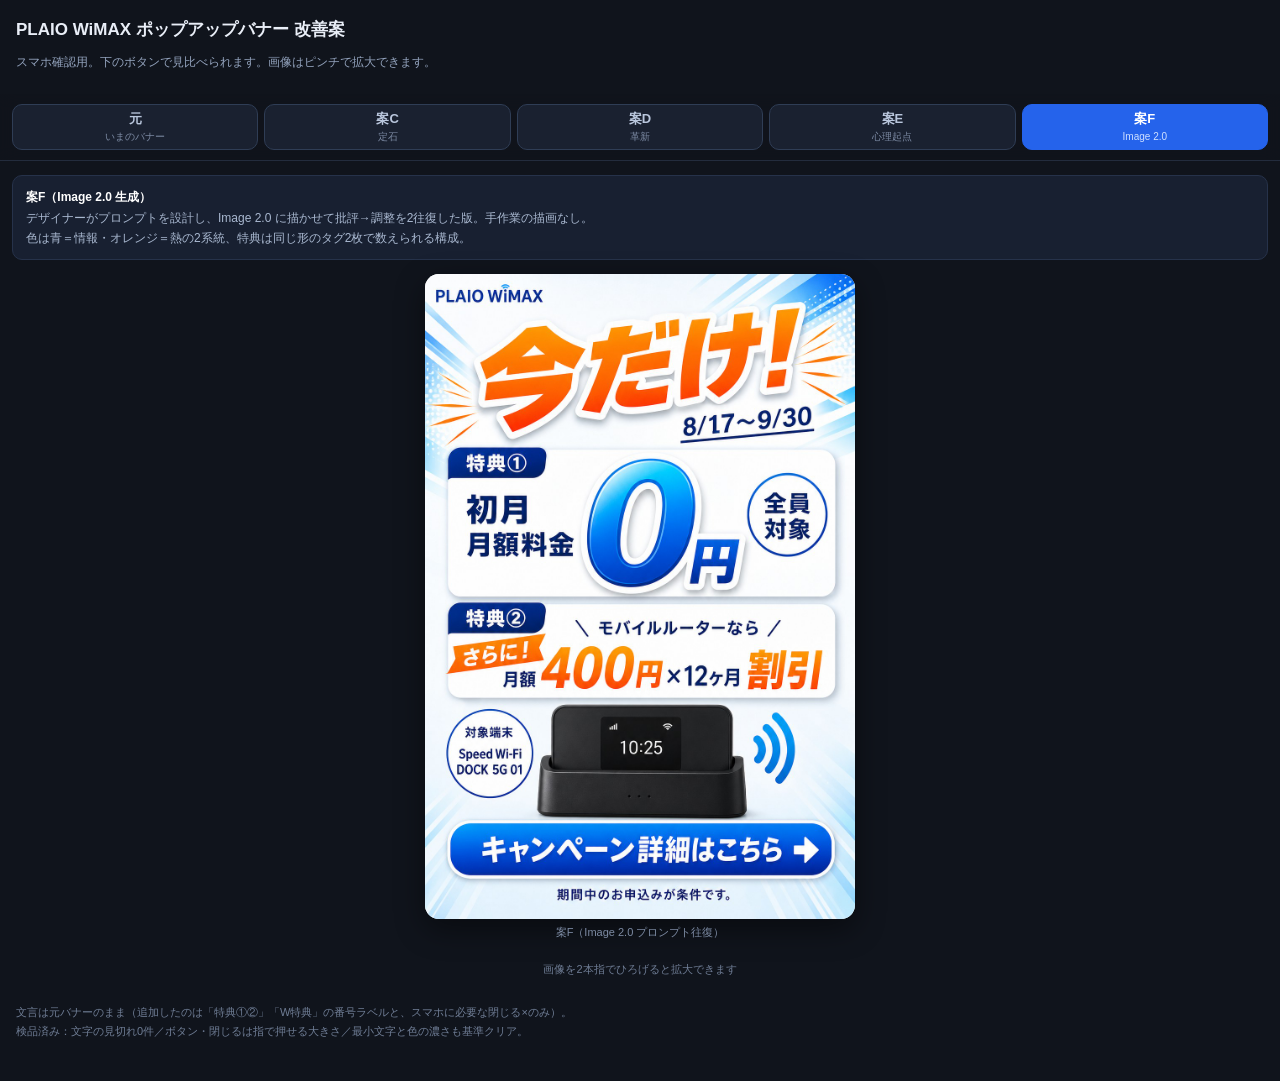
<file: plaio-banner/index.html>
<!DOCTYPE html>
<html lang="ja">
<head>
<meta charset="UTF-8">
<meta name="viewport" content="width=device-width, initial-scale=1.0">
<meta name="robots" content="noindex,nofollow">
<title>PLAIO WiMAX バナー改善案｜スマホ確認用</title>
<style>
  * { box-sizing: border-box; -webkit-text-size-adjust: 100%; }
  body {
    margin: 0; background: #10141c; color: #e9eef7;
    font-family: "Hiragino Sans", "Noto Sans JP", "Yu Gothic", sans-serif;
    padding-bottom: 40px;
  }
  header { padding: 18px 16px 10px; }
  h1 { font-size: 17px; margin: 0 0 4px; font-weight: 700; }
  .sub { font-size: 12px; color: #93a3bd; line-height: 1.6; }

  /* 案の切り替えタブ。指で押せる高さを確保する */
  .tabs {
    position: sticky; top: 0; z-index: 20;
    display: flex; gap: 6px; padding: 10px 12px;
    background: rgba(16,20,28,.94); backdrop-filter: blur(8px);
    border-bottom: 1px solid #232c3d;
  }
  .tabs button {
    flex: 1; min-height: 46px; border: 1px solid #2f3d55; border-radius: 10px;
    background: #1a2130; color: #b9c6dc; font-size: 13px; font-weight: 700;
    font-family: inherit; cursor: pointer; padding: 6px 2px; line-height: 1.3;
  }
  .tabs button small { display: block; font-size: 10px; font-weight: 400; color: #7d8ba4; margin-top: 2px; }
  .tabs button[aria-selected="true"] { background: #2563eb; border-color: #2563eb; color: #fff; }
  .tabs button[aria-selected="true"] small { color: #cfe0ff; }

  .stage { padding: 14px 12px 0; }
  .note {
    font-size: 12px; line-height: 1.7; color: #a9b8d0;
    background: #182031; border: 1px solid #26324a; border-radius: 10px;
    padding: 11px 13px; margin: 0 0 14px;
  }
  .note b { color: #fff; }

  /* バナーは実機の画面幅いっぱいに収まるよう等比で縮小する。
     元は 1080px 幅・端末では 360px 相当で出る想定なので、画面幅に合わせれば実寸に近い見え方になる */
  .frame {
    width: 100%; max-width: 430px; margin: 0 auto 6px;
    border-radius: 14px; overflow: hidden; background: #fff;
    box-shadow: 0 10px 30px rgba(0,0,0,.45);
  }
  .frame img { display: block; width: 100%; height: auto; }

  .cap { text-align: center; font-size: 11px; color: #7d8ba4; margin: 0 0 22px; }

  .panel { display: none; }
  .panel.on { display: block; }

  .zoomhint {
    text-align: center; font-size: 11px; color: #6f7d95; margin: 0 0 18px;
  }
  footer { padding: 8px 16px 0; font-size: 11px; color: #6f7d95; line-height: 1.7; }
</style>
</head>
<body>

<header>
  <h1>PLAIO WiMAX ポップアップバナー 改善案</h1>
  <p class="sub">スマホ確認用。下のボタンで見比べられます。画像はピンチで拡大できます。</p>
</header>

<nav class="tabs" role="tablist">
  <button role="tab" aria-selected="false" data-t="before">元<small>いまのバナー</small></button>
  <button role="tab" aria-selected="false" data-t="c">案C<small>定石</small></button>
  <button role="tab" aria-selected="false" data-t="d">案D<small>革新</small></button>
  <button role="tab" aria-selected="false" data-t="e">案E<small>心理起点</small></button>
  <button role="tab" aria-selected="true"  data-t="f">案F<small>Image 2.0</small></button>
</nav>

<div class="stage">

  <section class="panel" data-p="before">
    <p class="note"><b>いまのバナー</b><br>熱はあるが、特典が2つあることが伝わらない。「初月0円」だけが白い箱に入り、「400円割引」は箱がないので、2つ目が“おまけの説明”に見えている。</p>
    <div class="frame"><img src="banner_before.jpg" alt="元バナー"></div>
    <p class="cap">元バナー</p>
  </section>

  <section class="panel" data-p="c">
    <p class="note"><b>案C（定石）</b><br>「W特典」で総数を先に宣言し、同じ形のカード2枚に番号札を掛けた。元の熱（大きな0・オレンジ・斜めの勢い）はそのまま維持。<br><span style="color:#ffb454">デザイン原則の検収では、この案が推し。</span></p>
    <div class="frame"><img src="case-c.jpg" alt="案C"></div>
    <p class="cap">案C（両立・定石）</p>
  </section>

  <section class="panel" data-p="d">
    <p class="note"><b>案D（革新）</b><br>2つの特典の境目に「＋」の丸を置き、特典が足し算で乗ることを記号で見せる。ぼかしても丸の形が残るので、読む前に「2つある」が伝わる。<br><span style="color:#ffb454">顧客心理の判定では、この案が推し。</span></p>
    <div class="frame"><img src="case-d.jpg" alt="案D"></div>
    <p class="cap">案D（両立・革新）</p>
  </section>

  <section class="panel" data-p="e">
    <p class="note"><b>案E（顧客心理から作り直し）</b><br>1枚の割引券が、真ん中のミシン目と左右の切り込みで上下2区画に分かれている。「2つある」ではなく<b>「2枚とも付いてくる1組」</b>を券の形で言う構図。<br>ミシン目の上にまたがる「W特典」タブが、2区画をつなぐ結び目。<br><b>「割引」を「400円」の真横に移動</b>したので、“月額が400円になる”という誤読が起きない（案C・案Dはここが弱点）。</p>
    <div class="frame"><img src="case-e.jpg" alt="案E"></div>
    <p class="cap">案E（2枚綴りの割引券）</p>
  </section>

  <section class="panel on" data-p="f">
    <p class="note"><b>案F（Image 2.0 生成）</b><br>デザイナーがプロンプトを設計し、Image 2.0 に描かせて批評→調整を2往復した版。手作業の描画なし。<br>色は青＝情報・オレンジ＝熱の2系統、特典は同じ形のタグ2枚で数えられる構成。</p>
    <div class="frame"><img src="case-f.jpg" alt="案F"></div>
    <p class="cap">案F（Image 2.0 プロンプト往復）</p>
  </section>

  <p class="zoomhint">画像を2本指でひろげると拡大できます</p>
</div>

<footer>
  文言は元バナーのまま（追加したのは「特典①②」「W特典」の番号ラベルと、スマホに必要な閉じる×のみ）。<br>
  検品済み：文字の見切れ0件／ボタン・閉じるは指で押せる大きさ／最小文字と色の濃さも基準クリア。
</footer>

<script>
  var tabs = document.querySelectorAll('.tabs button');
  var panels = document.querySelectorAll('.panel');
  tabs.forEach(function (b) {
    b.addEventListener('click', function () {
      tabs.forEach(function (x) { x.setAttribute('aria-selected', 'false'); });
      b.setAttribute('aria-selected', 'true');
      panels.forEach(function (p) {
        p.classList.toggle('on', p.dataset.p === b.dataset.t);
      });
      window.scrollTo({ top: 0, behavior: 'smooth' });
    });
  });
</script>

</body>
</html>
</file>
<file: css/style.css>
/* PureNext LP v2 — 3ブロック（S01〜S07） */
:root{
  --navy:#1d3853;
  --navy2:#24466b;
  --blue:#2f6fd6;
  --blue-strong:#1e6ade;
  --bg-blue:#eef4fb;
  --bg-blue2:#dfeaf6;
  --card-blue:#f0f6fc;
  /* rev22: 縦の余白の物差しは この4つだけ。これ以外の新しい縦余白は作らない。
     章 216 … 前の章の中身の下端 → 次の章の大見出しの文字ボックス上端
     見出し 112 … 大見出しの青バー下端 → その章の中身の上端（色帯の上端→帯の中の見出し文字も同値）
     導入 32 … 「ピュアネクストなら」「だから」など、次のブロックにくっつく見出し → そのブロック
     カード 24 … 同じ章の中で並ぶカード同士の間隔（縦も横も） */
  --sp-chapter:216px;
  --sp-head:112px;
  --sp-lead:32px;
  --sp-card:24px;
  /* rev22: 出水口の衛生ブロックの「お悩み吹き出し」だけで使っていた注意色。
     rev22-r2 で吹き出しを廃止したため、現在どこからも参照していない（定義だけ残す） */
  --caution:#e98a3c;
  --caution-bg:#fff8f1;
  --caution-line:#f0c9a8;
  --caution-text:#5a3418;
}
*{margin:0;padding:0;box-sizing:border-box}
html,body{background:#fff}
body{
  font-family:"Noto Sans JP",sans-serif;
  color:var(--navy);
  -webkit-font-smoothing:antialiased;
  text-rendering:optimizeLegibility;
}
.page{width:1024px;margin:0 auto;background:#fff;overflow:hidden}
img{display:block}
.blue{color:var(--blue)}
/* rev22-QA: FAQ の語中改行（初期／手数料・井／戸水・ボ／タン）を止める。PC でも効かせる */
.nobr{white-space:nowrap}

/* ---------- S01 hero ---------- */
.hero{position:relative;width:1024px;height:500px;overflow:hidden}
.hero__bg{position:absolute;inset:0;width:100%;height:100%;object-fit:cover}
.hero__inner{position:relative;z-index:1;padding:44px 0 0 40px}
.hero__badge{color:var(--blue);font-size:15px;font-weight:800;letter-spacing:.06em}
.hero__title{
  margin-top:14px;color:var(--navy);
  font-size:44px;font-weight:900;line-height:1.32;letter-spacing:.02em;
}
.hero__sub{margin-top:16px;font-size:21px;font-weight:800;letter-spacing:.04em}
.hero__chips{margin-top:26px;list-style:none;display:flex;gap:8px}
/* rev18(修正2): 背景写真が明るい室内で白いため、白いチップが背景に溶けていた。
   カードの周りに淡い枠線を足して分離させる。枠線の色 #dce8f5 と影は、このページが既に持っている
   同じ性質のカード（.support__step ＝ 淡い色の帯の上に置いた白い小カード）と同一の値。
   新しい色は作っていない。box-sizing:border-box なので 74×94 の大きさは変わらない。 */
.chip{
  width:74px;height:94px;background:#fff;border-radius:10px;
  border:1px solid #dce8f5;
  box-shadow:0 4px 14px rgba(29,56,83,.16);
  display:flex;flex-direction:column;align-items:center;justify-content:center;gap:6px;
}
.chip img{width:38px;height:38px;object-fit:contain}
.chip span{font-size:11px;font-weight:700;color:var(--navy);text-align:center;line-height:1.3}

/* ---------- S02 lead ----------
   「だから」見出しと同じリズム: 上に大きく・下は詰めて、次のセクションへ
   つながって見える余白にする */
/* rev22: 上＝章の変わり目（ヒーロー写真の下端→見出しの文字上端 216）／
   下＝導入見出しなので バー下端→intro カード上端 32 */
.lead{padding:var(--sp-chapter) 0 var(--sp-lead);display:flex;flex-direction:column;align-items:center;gap:20px}
.lead__title{font-size:38px;font-weight:800;letter-spacing:.22em;text-indent:.22em;color:var(--navy)}
.lead__bar{width:64px;height:4px;border-radius:2px;background:var(--blue)}

/* ---------- S03 intro ---------- */
.intro{
  /* rev22: 下マージン 16 → カード間隔 24 */
  position:relative;height:1018px;overflow:hidden;margin:0 8px var(--sp-card);border-radius:24px;
  background:linear-gradient(180deg,#ffffff 0%,#fbfbfa 30%,#f3f2f1 78%,#f1f0ef 100%);
}
.intro__panel{
  position:absolute;right:-30px;bottom:-28px;width:620px;height:auto;
  pointer-events:none;
  /* 影は付けない。PNGの縁が110pxのアルファフェードなので drop-shadow を掛けると
     半透明画素の後ろに影が透けて本体の顔が灰色に曇る（rev4の失敗） */
}
/* 本体の「後ろ」に敷く落ち影。img より先に描かれるので写真の不透明部分には
   一切かからず、輪郭の外側（左の背景側と接地側）にだけ影が出る */
.intro::after{
  content:"";position:absolute;left:0;bottom:0;width:100%;height:130px;
  background:linear-gradient(180deg,rgba(255,255,255,0),rgba(255,255,255,.92));
  pointer-events:none;
}
.intro__title{
  position:relative;z-index:1;
  padding:88px 0 0 56px;
  font-size:46px;font-weight:900;line-height:1.55;letter-spacing:.02em;color:var(--navy);
}
/* rev22-r15: 見出しの下の一言（メモリ機能の .memory__sub と同じ様式＝青・太字）。
   見出し2行の下端（88+46×1.55×2≒231px）と図の上端 320px の間に置く */
.intro__sub{position:relative;z-index:1;margin:13px 0 0 56px; /* 第三者検品: .memory__sub と同じインク間隔 31px に */font-size:20px;font-weight:800;color:var(--blue);letter-spacing:.02em}
.intro__figure{position:absolute;left:80px;top:320px;display:flex;gap:112px;z-index:1}
.figure-label{font-size:20px;font-weight:800;color:var(--blue);letter-spacing:.1em}
/* 温度バー */
.temp__body{position:relative;margin-top:26px;height:480px}
.temp__bar{
  width:28px;height:480px;border-radius:14px;
  background:linear-gradient(180deg,#e8443a 0%,#ef7b31 30%,#f0a75c 48%,#9db9d6 68%,#2f7fe0 100%);
}
.temp__stops{position:absolute;left:0;top:0;height:100%;width:200px;list-style:none}
.temp__stop{position:absolute;left:0;display:flex;align-items:center;gap:14px}
.temp__stop i{
  width:14px;height:14px;border-radius:50%;background:#fff;
  margin-left:7px;box-shadow:0 1px 3px rgba(0,0,0,.18);
  position:relative;
}
.temp__stop i::after{
  content:"";position:absolute;left:19px;top:6px;width:12px;height:2px;background:currentColor;
}
.temp__stop span{font-size:19px;font-weight:800;margin-left:14px}
.temp__stop--hot{top:22px;color:#e8443a}.temp__stop--hot span{color:#e8443a}
.temp__stop--sayu{top:130px;color:#ef7b31}.temp__stop--sayu span{color:#ef7b31}
.temp__stop--w40{top:238px;color:#f09c3f}.temp__stop--w40 span{color:#f09a2e}
.temp__stop--room{top:346px;color:#8b98a6}.temp__stop--room span{color:#7d8b99}
.temp__stop--cold{top:446px;color:#2f7fe0}.temp__stop--cold span{color:#2f7fe0}
/* 取水量ルーラー */
.amount__unit{margin-top:8px;font-size:13px;font-weight:700;color:var(--blue)}
.amount__ruler{
  position:relative;margin-top:14px;height:452px;width:150px;
  border-left:2px solid #9db6d2;
  background:repeating-linear-gradient(
    180deg,
    #9db6d2 0,#9db6d2 1px,transparent 1px,transparent 22.6px
  );
  background-size:12px 100%;
  background-repeat:no-repeat;
}
.amount__mark{position:absolute;left:0;width:100%;height:0}
.amount__mark::before{content:"";position:absolute;left:0;top:-1px;width:22px;height:2px;background:#7f9dbf}
.amount__mark em{
  position:absolute;left:36px;top:-11px;font-style:normal;
  font-size:17px;font-weight:800;color:var(--navy);
}

/* ---------- S04 memory（S05と同じカード様式に統一） ---------- */
/* rev22: 下パディング 16 → カード間隔 24 */
.memory-wrap{padding:0 8px var(--sp-card);background:#fff}
.memory{
  position:relative;height:480px;border-radius:24px;overflow:hidden;
  background:var(--card-blue);
  display:flex;
}
.memory__text{padding:64px 0 0 56px;width:42%}
.memory__iconwrap{
  width:66px;height:66px;border-radius:50%;background:#4a90e2;
  display:flex;align-items:center;justify-content:center;margin-bottom:26px;
}
.memory__icon{width:36px;height:36px;filter:brightness(0) invert(1)}
.memory__title{font-size:35px;font-weight:900;line-height:1.5;color:var(--navy)}
.memory__sub{margin-top:18px;font-size:20px;font-weight:800;color:var(--blue)}
.memory__body{margin-top:20px;font-size:16px;line-height:1.9;color:#55677a;font-weight:500}
.memory__photo{position:absolute;right:0;top:0;width:58%;height:100%}
.memory__photo img{width:100%;height:100%;object-fit:cover;object-position:40% 50%}

/* ---------- S05 uv card ---------- */
.uvcard-wrap{padding:0 8px 0;background:#fff}
.uvcard{
  position:relative;height:480px;border-radius:24px;overflow:hidden;
  background:var(--card-blue);
  display:flex;
}
.uvcard__text{padding:64px 0 0 56px;width:42%}
.uvcard__icon{width:66px;height:66px;margin-bottom:26px}
.uvcard__title{font-size:35px;font-weight:900;line-height:1.5;color:var(--navy)}
.uvcard__sub{margin-top:18px;font-size:20px;font-weight:800;color:var(--blue)}
.uvcard__body{margin-top:20px;font-size:16px;line-height:1.9;color:#55677a;font-weight:500}
.uvcard__photo{position:absolute;right:0;top:0;width:58%;height:100%}
.uvcard__photo img{width:100%;height:100%;object-fit:cover}

/* ---------- S06 because ---------- */
/* rev15: 「だから」の青バーと青い帯の始まりが 57px しかなく詰まって見えたため、
   帯の始まり・波・01〜05・下段をまとめて +56px 下げた（バー→帯 57 → 113px＝物差しA 110px） */
/* rev22: 余白の物差しに載せ替えた。
   uvcard の下端 →「だから」の文字上端 = 章 216（margin-top）／
   バー下端 → 青い帯の上端 = 導入 32（背景の切替位置 246 → 111px）／
   帯の上端 → 01 の文字 = 見出し 112（.because__list の margin-top で調整）。
   下段（今までかけていた手間・リビング写真）は中身を動かさず、上が 79px 詰まったぶんだけ
   まるごと引き上げた（top 635 → 556 / 高さ 1282 → 1203）。 */
.because{
  position:relative;height:1203px;margin-top:var(--sp-chapter);
  background:linear-gradient(180deg,#ffffff 0px,#ffffff 111px,#e3edf8 111px,#e0eaf5 55%,#e5ebf2 100%);
  overflow:hidden;
}
/* 水面ラインは 01〜02 の行を横切る装飾。01〜05 の並びとの位置関係（39px 上）を保つ */
.because__water{position:absolute;left:0;top:176px;pointer-events:none}
.because__lead{padding-top:0;text-align:center;font-size:38px;font-weight:800;color:var(--blue-strong);letter-spacing:.22em;text-indent:.22em}
.because__leadbar{display:block;margin:20px auto 0;width:64px;height:4px;border-radius:2px;background:var(--blue)}
/* rev22: 162 → 136（帯の上端→01 の文字＝見出し 112 になる値） */
.because__list{position:relative;list-style:none;height:330px;margin-top:136px}
.because__item{position:absolute;display:flex;align-items:center;gap:18px}
.because__item i{
  width:44px;height:44px;border-radius:50%;border:2px solid var(--blue);
  color:var(--blue);font-style:normal;font-weight:700;font-size:19px;
  display:flex;align-items:center;justify-content:center;background:rgba(255,255,255,.5);
  flex:none;
}
.because__item span{font-size:35px;font-weight:900;color:#16324f;letter-spacing:.02em}
.because__item--l1{left:88px;top:8px}
.because__item--r1{left:560px;top:36px}
.because__item--l2{left:88px;top:118px}
.because__item--r2{left:560px;top:146px}
.because__item--l3{left:88px;top:228px}
/* rev22: 上が 79px 詰まったぶん、下段をまるごと引き上げ（中身は 1px も動かしていない） */
.because__lower{position:absolute;left:0;top:556px;width:100%;height:647px}
.because__room{
  position:absolute;right:0;top:6px;width:470px;height:641px;object-fit:cover;
  -webkit-mask-image:linear-gradient(90deg,transparent 0,#000 140px);
  mask-image:linear-gradient(90deg,transparent 0,#000 140px);
}
.because__badge{
  position:absolute;right:64px;top:196px;width:128px;height:128px;border-radius:50%;
  background:#fff;box-shadow:0 6px 18px rgba(29,56,83,.14);
  display:flex;align-items:center;justify-content:center;text-align:center;
  font-size:16px;font-weight:800;line-height:1.5;color:var(--navy);
  z-index:2;
}
.because__title{
  position:absolute;left:64px;top:80px;
  font-size:41px;font-weight:900;line-height:1.55;color:#16324f;
}
/* rev22: 発注主指示「矢印がウォーターサーバーに刺さってしまってるのが嫌。刺さらないように
   しながら、買う〜温度を合わせるまでの5つのサイズとバランスを整えて」。
   ・5枚の高さが 138/112/114/96/128 とばらばらだったのをやめ、全部を同じ枠（幅92px・
     写真スロット 84×104px）に入れて、下端で揃える（object-position 50% 100%）。
     画像は contain なので縦横比は保ったまま・拡大はしない。
   ・間隔は カード 24px。合計幅 = 92×5 + 24×4 = 556px（左端 56 → 右端 612）。
   ・矢印は 左 40px → 右端 628px（幅588）。先端の三角は全幅の 8%。
     628px は リビング写真の左フェード帯（554〜694）の中で、本体の輪郭には届かない。 */
.because__items{position:absolute;left:56px;top:268px;display:flex;align-items:flex-end;gap:var(--sp-card)}
.because__arrow{
  position:absolute;left:-16px;bottom:48px;width:566px;height:158px; /* rev22-QA: 先端 x=606・本体左輪郭 646 から 40px */
  background:linear-gradient(90deg,rgba(255,255,255,.45),rgba(255,255,255,.80));
  clip-path:polygon(0 26%,92% 26%,92% 0,100% 50%,92% 100%,92% 74%,0 74%);
}
.because__items figure{position:relative;width:92px;text-align:center;z-index:1}
.because__items img{
  width:auto;max-width:84px;height:96px;margin:0 auto; /* rev22-QA: 5点とも同じ高さ 96px（幅は比率のまま） */
  object-fit:contain;object-position:50% 100%;
  filter:drop-shadow(0 8px 10px rgba(29,56,83,.14));
}
/* rev22: 「温度を合わせる」は 15px で 105px あり 92px の枠に入らない。枠のまま中央寄せにすると
   はみ出したぶんが右にだけ出て写真と中心がずれるので、左右へ 16px ずつ逃がして中心を保つ */
.because__items figcaption{margin:16px -16px 0;font-size:15px;font-weight:700;color:#16324f;white-space:nowrap}

/* ---------- S07 kodawari（タイトル・目次セクション） ---------- */
/* rev15: 青い帯の終わり → 「こだわりの機能」が 93px と狭かったので物差しA(110px)へ */
/* rev22: 上＝帯の下端→eyebrow の文字上端 216（章の変わり目）／
   下＝目次ピルの下端→機能01カードの上端 112（見出し→中身） */
.kodawari{
  position:relative;padding:var(--sp-chapter) 0 var(--sp-head);text-align:center;background:#fff;
}
.kodawari__eyebrow{
  font-size:17px;font-weight:700;letter-spacing:.34em;text-indent:.34em;color:var(--blue);
}
.kodawari__title{
  margin-top:22px;font-family:"Noto Serif JP",serif;
  font-size:42px;font-weight:600;line-height:1.5;letter-spacing:.08em;color:var(--navy2);
}
.kodawari__title .num{font-size:52px}
.kodawari__bar{display:inline-block;margin-top:26px;width:64px;height:4px;border-radius:2px;background:var(--blue)}
.kodawari__index{
  margin-top:44px;list-style:none;
  display:flex;justify-content:center;gap:20px;
}
.kodawari__index li{
  display:flex;align-items:center;gap:14px;
  padding:16px 30px;background:#fff;border:1.5px solid #dbe7f4;border-radius:999px;
  box-shadow:0 4px 14px rgba(29,56,83,.06);
}
.kodawari__index i{
  width:38px;height:38px;border-radius:50%;border:2px solid var(--blue);
  color:var(--blue);font-style:normal;font-weight:700;font-size:16px;
  display:flex;align-items:center;justify-content:center;flex:none;
}
.kodawari__index span{font-size:18px;font-weight:700;color:var(--navy);white-space:nowrap}


/* ========== fragment g1 ========== */
/* ===========================================================
   PureNext LP v2 — グループ1（S08〜S10 こだわりの機能 01/02/03）
   接頭辞: feat
   =========================================================== */

/* rev22: 発注主指示「1つ1つの枠が上下の線がぼやけてたりして、なんか綺麗にはまってるように
   見えない。あと間隔も空いてるのか空いてないのか分からない中途半端な感じ」。
   原因は ①左の帯が左右と下端をグラデーション＋マスクで白へ溶かしていた（＝境界がぼやける）
   ②01/02/03 の間の余白が 0px（＝空いているのか分からない）の2点。
   対処: 3つを memory / uvcard と同じ「左右8px・角丸24px の白いカード」にして、
   カード同士は カード間隔 24px で離す。左の帯は単色・マスク無しにして端をはっきり出す。 */
.feat{
  position:relative;
  width:1008px;margin:0 8px;
  overflow:hidden;
  background:#fff;
  border:1px solid #e2e9f4;border-radius:24px;
}
.feat + .feat{margin-top:var(--sp-card)}
.feat01{height:529px}
.feat02{height:411px}
.feat03{height:444px}
/* rev22-r11(2026-09-03): 発注主指摘「03 だけ真ん中の色が変わる」→ 帯をカード全幅に（写真が右を覆う） */
.feat03 .feat__panel{width:100%}

/* 左の薄水色の縦帯（rev22: グラデーションとマスクをやめて単色・高さ100%に） */
.feat__panel{
  position:absolute;left:0;top:0;
  width:359px;height:100%; /* rev22-QA: 01/02 は写真が x367 から帯を覆うので、03 も同じ x367 で帯を終える */
  background:#f4f7fd;
  pointer-events:none;
}

/* --- 左カードの中身（番号・下線・見出し・本文） ---
   rev22: カードが左右8px内側に入ったぶん、文字の絶対座標（左59/61/62px）を
   変更前と同じ位置に保つため器ごと -9px 動かす（枠線1px を含む） */
.feat__text{position:absolute;left:-9px;top:0;width:377px;height:100%;z-index:1}

.feat__num{
  position:absolute;left:59px;
  font-size:56px;font-weight:400;line-height:1;letter-spacing:.01em;
  color:#2f6fd6;
}
.feat__rule{
  position:absolute;left:62px;
  display:block;width:50px;height:3px;border-radius:2px;background:#2f6fd6;
}
.feat__head{
  position:absolute;left:61px;
  line-height:1;font-weight:900;color:#0d2c5e;white-space:nowrap;
}
.feat__body{
  position:absolute;left:61px;
  font-weight:500;color:#383838;
}
/* ロングコピー内のキーワード強調（紺色本文＋青アクセントのトーンに合わせる） */
.feat__em{font-style:normal;font-weight:800;color:var(--blue)}

/* 01 */
.feat01 .feat__num{top:30px}
.feat01 .feat__rule{top:114px}
.feat01 .feat__head{top:137px;font-size:32px;line-height:1.3;letter-spacing:.05em;white-space:normal}
.feat01 .feat__body{top:242px;font-size:24px;line-height:44px;letter-spacing:.023em} /* rev22-r15: 5行→6行になったので 48→44（242+44×6=506 ≦ 527） */

/* 02 */
.feat02 .feat__num{top:45px}
.feat02 .feat__rule{top:124px}
.feat02 .feat__head{top:164px;font-size:32px;letter-spacing:.02em}
.feat02 .feat__body{top:227px;font-size:23px;line-height:45.5px;letter-spacing:.03em}

/* 03 */
.feat03 .feat__num{top:40px}
.feat03 .feat__rule{top:113px}
.feat03 .feat__head{top:137px;font-size:35px;letter-spacing:.01em}
.feat03 .feat__body{top:185px;font-size:23px;line-height:39px;letter-spacing:.025em}

/* --- S08 写真（動画） ---
   高さはセクションと同じ 529px にする。524px のままだと下端に 5px の白帯が残り、
   映像の下辺（実測 228,233,238）と地の白（255）の段差が線に見えていた。
   1294x1048 を 647x529 に cover で収めるので、左右が 3px ずつ切れるだけ（外周は白に溶けている帯）。
   プレースホルダの地色も #eef1f5 から白へ。映像の外周を白へ溶かしてあるので、
   読み込み前後で地色が変わらない。 */
/* rev22: カード化で内側の高さが 529 → 527px（枠線1px×2）になったので高さを 100% に。
   1294x1048 を cover で収める切り取りが 2px 変わるだけで、見た目は変わらない */
.feat01__photo{
  position:absolute;right:0;top:0;
  width:647px;height:100%;object-fit:cover;object-position:50% 50%;
  background:#fff;
}

/* --- S09 写真2枚 --- */
/* rev22: left:376px（1024px 基準）→ カードの右端基準に置き換え。
   あわせて top:5px・高さ401px をやめてカードの上下いっぱいに。カードに枠線が付いたことで、
   写真の上下に残っていた 5px の白い帯が「はまっていない隙間」として見えるようになったため */
.feat02__photos{position:absolute;right:0;top:0;height:100%;display:flex}
.feat02__mug{width:316px;height:100%;object-fit:cover;object-position:50% 50%;background:#eef1f5}
.feat02__glass{width:332px;height:100%;object-fit:cover;object-position:50% 50%;background:#eef1f5}

/* --- S10 中央の図（熱水1回 ＋ 冷水1回 ＝ 40℃設定温度） --- */
/* rev22: 中の要素の絶対座標を1つも触らずに図全体の見た目の位置を保つため、器を -9px 動かす */
.feat03__diagram{position:absolute;left:-33px;top:0;width:717px;height:100%;z-index:1} /* rev22-r12: 発注主指摘「写真にくっつきすぎ」→ 文字と写真の間の中央（x 368〜679）へ 24px 左に */

.feat__drop{position:absolute;top:140px;width:73px;height:122px}
.feat__dropline{position:absolute;left:0;top:0;display:block}
.feat__dropline path{fill:none;stroke-width:2}
.feat__drop--hot{left:392px}
.feat__drop--cold{left:495px}
.feat__drop--hot .feat__dropline path{stroke:#e8543c}
.feat__drop--cold .feat__dropline path{stroke:#2f8fe0}

.feat__droptext{
  position:absolute;left:0;top:50px;width:73px;
  text-align:center;font-size:19px;font-weight:700;line-height:26px;letter-spacing:.02em;
}
.feat__drop--hot .feat__droptext{color:#e0432c}
.feat__drop--cold .feat__droptext{color:#1a76c8}

.feat__op{
  position:absolute;top:184px;width:40px;height:40px;
  display:flex;align-items:center;justify-content:center;
  color:#3d3d3d;font-weight:500;line-height:1;
}
.feat__op--plus{left:459px;font-size:29px}
.feat__op--eq{left:565px;top:183px;font-size:28px;transform:scaleY(1.3)}

.feat__circle{
  position:absolute;left:604px;top:148px;
  width:99px;height:113px;border:2px solid #2f8fe0;border-radius:50%;
}
.feat__circletemp{
  position:absolute;left:0;top:27px;width:99px;text-align:center;
  font-size:29px;font-weight:800;line-height:1;letter-spacing:-.085em;color:#1a76c8;
}
.feat__circlelabel{
  position:absolute;left:0;top:63px;width:99px;text-align:center;
  font-size:15px;font-weight:700;line-height:1;letter-spacing:.02em;color:#1a76c8;
}

/* --- S10 写真 --- */
/* rev22: top:5px → 0（カードの右上角から素直に断ち落とす） */
.feat03__photo{
  position:absolute;right:0;top:0;
  width:307px;height:100%;object-fit:cover;object-position:50% 50%; /* rev22-QA: 01/02 と同じくカード高さいっぱい */
  background:#eef1f5;
}

/* S10 下端の水平線は発注主指示（2026-08-21 R2-2）で削除 */


/* ========== fragment g2 ========== */
/* PureNext LP v2 — g2: S11 お客様の声 / S12 価格 / S13 PFOS / S14 浄水性能 / S15 中間CTA */

/* ============ S11 お客様の声 ============ */
/* rev15: 機能03 → 「お客様の声」。帯の上端から見出しまで 54px しかなく詰まっていたので
   見出し以下を +56px 下げた（帯上端→見出し 110px＝物差しA） */
/* rev22: 余白の物差しに載せ替えた。
   機能03カードの下端 → 帯の上端 = 見出し 112（白地）／帯の上端 → 見出しの文字 = 112 ／
   注記の下端 → 帯の下端 = 112。帯の上下の端は、製品詳細・よくあるご質問の帯と同じ
   「はっきりした境界」に統一した（従来は上46px・下17pxのぼかし）。 */
.voice{
  position:relative;width:1024px;height:1333px;overflow:hidden;
  background:linear-gradient(180deg,#ffffff 0px,#ffffff 112px,#f2f5fb 112px);
}
.voice__head{
  position:absolute;left:138px;top:232px;width:740px;height:40px;
  display:flex;align-items:center;justify-content:center;gap:25px;
}
.voice__rule{flex:1;height:2px;background:#4a7ac9}
.voice__title{
  font-size:38px;font-weight:700;line-height:40px;letter-spacing:.204em;
  color:#0f57cf;white-space:nowrap;
}
/* rev22: 見出しを 79px 下げたぶん、カルーセルと注記も同じだけ下げて中の関係を保つ */
.voice__stage{position:absolute;left:0;top:304px;width:1024px;height:752px;overflow:hidden}

/* 横スライドのトラック。カードは全て同寸（660×752）・写真も同比率（660×442） */
.voice__track{
  position:absolute;left:0;top:0;height:752px;
  display:flex;gap:24px;will-change:transform;
}
.voice__track.is-anim{transition:transform .5s cubic-bezier(.33,.1,.22,1)}
.voice__slide{
  position:relative;flex:0 0 660px;width:660px;height:752px;
  border-radius:20px;background:#fff;overflow:hidden;
  box-shadow:0 10px 26px rgba(29,56,83,.12);
}
.voice__photo{
  width:660px;height:442px;object-fit:cover;object-position:50% 42%;display:block;
}
.voice__quote{
  position:relative;height:310px;background:#fff;
  /* rev22: 差し替えた文言の最長行「自動調乳器が欲しいけど、高いんですよね。”」が実測 537.7px。
     103/30 のままだと 527px で入らず6行になり、6行は 310px の箱に収まらない（46px×6＝276＋
     上余白30＝306 で段落間が取れない）。文字の列を 544px に広げて5行で収めた
     （左 103→92px。開き引用符は x=34〜72.6px なので 19px 空いている） */
  padding:30px 24px 0 92px;
}
.voice__quote p{
  font-size:25px;line-height:46px;color:#101d38;font-weight:500;letter-spacing:.02em;white-space:nowrap;
}
.voice__quote p + p{margin-top:19px}
.voice__mark{
  position:absolute;font-family:"Noto Serif JP",serif;font-weight:700;
  font-size:76px;line-height:1;color:#1b4a91;pointer-events:none;
}
.voice__mark--open{left:34px;top:27px}
/* 閉じ引用符は最終段落の末尾にインラインで置く（本文の行数がスライドごとに違うため絶対配置だと本文途中に見えてしまう） */
.voice__mark--close{
  position:relative;display:inline;
  /* line-height:0 で行の高さを増やさずに文末へ添える。
     top は実測値（76px の ” のインク中心を 25px 本文のインク中心に合わせる補正） */
  line-height:0;top:40.5px;margin-left:4px;
}
/* 待機中（左右）のカードはうっすら白をかけて中央を主役にする */
.voice__slide::after{
  content:"";position:absolute;inset:0;border-radius:20px;pointer-events:none;
  background:rgba(246,249,253,.55);opacity:1;transition:opacity .5s ease;
}
.voice__slide.is-active::after{opacity:0}

/* 前へ・次へ（白丸ボタン） */
.voice__nav{
  position:absolute;top:318px;width:95px;height:95px;border-radius:50%;
  background:#fff;border:0;padding:0;cursor:pointer;touch-action:manipulation;
  box-shadow:0 6px 18px rgba(29,56,83,.18);
  display:flex;align-items:center;justify-content:center;z-index:3;
  transition:transform .15s ease,box-shadow .15s ease;
}
.voice__nav:hover{transform:translateY(-2px);box-shadow:0 10px 22px rgba(29,56,83,.24)}
.voice__nav i{
  display:block;width:24px;height:24px;
  border-top:5px solid #16336f;border-right:5px solid #16336f;
}
.voice__nav--next{left:894px}
.voice__nav--next i{transform:rotate(45deg);margin-left:-9px}
.voice__nav--prev{left:35px}
.voice__nav--prev i{transform:rotate(-135deg);margin-right:-9px}

/* 下の青リンク2行 */
.voice__note{
  /* rev15(WD検品②): 声のカード下端から 22px しかなくカードに生えて見えたので 64px へ */
  position:absolute;left:-6px;top:1120px;width:1024px;text-align:center;
  font-size:20px;line-height:33px;letter-spacing:.07em;font-weight:500;color:#1d55bd;
}
.voice__note a{
  display:inline-block;color:#1d55bd;text-decoration:none;
  border-bottom:2px solid #1d55bd;padding:0 2px 2px;
}
.voice__chev{
  display:inline-block;width:8px;height:8px;margin:0 0 3px 4px;vertical-align:middle;
  border-top:2px solid #1d55bd;border-right:2px solid #1d55bd;transform:rotate(45deg);
}

/* ============ S12 価格 ============ */
/* rev16(修正1): 「安全で綺麗なお水が毎日飲める」を次の濃紺PFOSブロックの導入見出しにする。
   価格行→見出しの文字＝物差しA(110px)まで空け、青バー下端→濃紺帯の上端＝物差しC(122px)まで詰める。
   中央寄せ(justify-content:center)だと上下が連動して片側だけ動かせないので、
   上下を padding で明示する形に変えた。上端(価格行の位置)は R15 から動かしていない。 */
.price{
  width:1024px;background:#fff;
  display:flex;flex-direction:column;align-items:center;
  /* rev17: 下の PFOS/浄水性能の2ブロックを非表示にしたので、次に来るのが S16 の殺菌カードに
     変わった。物差しC（青バーの下端→次の中身＝122px）を保つため 73px → 22px。
     22 + .uvdeep__card の top:100px ＝ 122px。
     rev18: 順序入れ替えで、バーの次に来るものが「白いカード」から「薄水色の帯」に変わった。
     このページはバー付き見出しの直後に色帯が来る箇所を2つ持っており（製品詳細・よくあるご質問）、
     どちらも バー下端→帯の始まり＝物差しA 110px。ここも同じ 110px に合わせる（22px → 110px）。
     見出しの上（物差しD＝217px・R16で発注主承認済み）は触っていない。 */
  /* rev22: 上＝お客様の声の帯の下端→価格の数字の行 216（章の変わり目。245 は数字の行ボックスが
     文字より 29px 上から始まるぶんの補正込み）／下＝「安全で綺麗な〜」は衛生ブロックの導入見出しなので
     バー下端→淡色パネルの上端 32（発注主指示「次の青い背景のブロックにもう少し近づけて」） */
  padding:245px 0 var(--sp-lead);
}
/* rev22-r15: お客様の声 → 価格の間の一言。章の変わり目（216）はそのまま、この見出しが 216 の位置に入り、
   見出し→価格の数字は物差しB（112）。数字の行ボックスは文字より 29px 上から始まるので 112-29=83 */
.price{padding-top:var(--sp-chapter)}
.price__solve{margin:0 0 83px;font-size:34px;font-weight:800;letter-spacing:.06em;text-indent:.06em;color:var(--navy);text-align:center}
.price__row{
  position:relative;top:-3px;padding-left:22px;
  display:flex;align-items:baseline;justify-content:center;
  font-family:"Noto Serif JP",serif;color:#0d5fcd;
}
/* 価格の下の見出し（.lead__title / .lead__bar と同じ様式） rev14 */
.price__title{
  /* rev16: 価格行→見出しの文字を 76px から物差しD(217px＝章の変わり目)へ。
     A(110px)だと下の 122px と拮抗して見出しが価格の締めに見える、とWD検品で実測指摘があったため。
     このページの他のバー付き見出し（製品詳細 上214/下132・よくあるご質問 上251/下134・
     お申し込みの流れ 上223/下123）と同じ 上:下≒1.8:1 に揃う */
  /* rev22: 213 → 216（章の変わり目）。発注主指示「安全できれいなお水が毎日飲める、の文字は
     もう少し下に」は、下の 110 → 32 と合わせてこの見出しを次のブロック側へ寄せることで満たす */
  margin-top:var(--sp-chapter);
  font-size:38px;font-weight:800;letter-spacing:.22em;text-indent:.22em;color:var(--navy);
}
.price__bar{
  display:block;margin-top:20px;width:64px;height:4px;border-radius:2px;background:var(--blue);
}
.price__label{font-size:40px;font-weight:500;letter-spacing:.1em;margin-right:12px;position:relative;top:-8px}
.price__num{font-size:117px;font-weight:400;line-height:1;letter-spacing:.055em}
.price__yen{font-size:37px;font-weight:500;margin-left:4px}
.price__tax{font-size:21px;font-weight:400;margin-left:6px}
/* rev21: 税込金額は控えめに（発注主指示）。この行が入るぶん「安全で綺麗な〜」の見出しも
   約40px下がる＝「もう少しだけ下に下げて」も同時に満たす */
.price__taxnote{
  margin:10px 0 0;padding-left:22px;text-align:center;
  font-size:17px;font-weight:400;letter-spacing:.06em;color:#8494a8;
}

/* ============ S13 PFOS ============ */
.pfos{width:1024px;height:732px;background:#fff;padding-top:49px}
.pfos__band{position:relative;width:1024px;height:683px;overflow:hidden;background:#001a33}
.pfos__bg{position:absolute;inset:0;width:100%;height:100%;object-fit:cover}
.pfos__band::after{
  content:"";position:absolute;inset:0;
  background:linear-gradient(90deg,rgba(0,20,40,.82) 0%,rgba(0,20,40,.55) 42%,rgba(0,20,40,.12) 78%,rgba(0,20,40,.05) 100%);
}
.pfos__inner{position:relative;z-index:1;padding:75px 0 0 68px}
.pfos__title{
  font-family:"Noto Serif JP",serif;font-weight:500;
  font-size:58px;line-height:83px;letter-spacing:.08em;color:#fff;
}
.pfos__body{
  margin-top:21px;
  font-size:25px;line-height:45px;letter-spacing:.092em;font-weight:400;color:rgba(255,255,255,.93);
}
.pfos__so{
  margin-top:77px;margin-left:-68px;width:1024px;padding-left:28px;text-align:center;
  font-family:"Noto Serif JP",serif;font-weight:500;
  font-size:48px;line-height:1.2;letter-spacing:0;color:#fff;
}

/* ============ S14 安心の浄水性能 ============ */
.filter{
  position:relative;width:1024px;height:830px;overflow:hidden;
  background:linear-gradient(90deg,#ffffff 0%,#ffffff 48%,#f2f8ff 100%);
}
.filter__photo{
  position:absolute;left:493px;top:11px;width:590px;height:674px;
  -webkit-mask-image:linear-gradient(90deg,transparent 0,#000 96px),linear-gradient(180deg,transparent 0,#000 36px,#000 93%,transparent 100%);
  mask-image:linear-gradient(90deg,transparent 0,#000 96px),linear-gradient(180deg,transparent 0,#000 36px,#000 93%,transparent 100%);
  -webkit-mask-composite:source-in;mask-composite:intersect;
}
.filter__inner{position:relative;z-index:1;padding:108px 0 0 57px}
.filter__title{
  font-size:51px;font-weight:900;letter-spacing:.131em;color:#1355d5;line-height:1;
}
.filter__list{list-style:none;margin-top:45px;padding-left:3px}
.filter__list li{display:flex;align-items:flex-start;gap:16px}
.filter__list li + li{margin-top:17px}
.filter__ltxt{
  font-size:25.5px;line-height:40px;font-weight:700;letter-spacing:0;color:#14243d;
}
.filter__check{
  flex:none;width:26px;height:26px;margin-top:7px;border-radius:50%;
  border:2px solid #2a63c5;position:relative;
}
.filter__check::after{
  content:"";position:absolute;left:6px;top:5px;width:7px;height:12px;
  border-right:2.4px solid #2a63c5;border-bottom:2.4px solid #2a63c5;transform:rotate(42deg);
}
.filter__box{
  position:absolute;left:57px;width:463px;
  display:flex;align-items:center;
  background:#fdfdff;border:1.5px solid #d8e6f4;border-radius:14px;
}
.filter__box--1{top:436px;height:103px;padding-left:35px}
.filter__box--2{top:568px;height:89px;padding-left:34px}
.filter__icon{width:58px;height:58px;object-fit:contain;flex:none}
.filter__icon--doc{width:66px;height:66px}
.filter__boxtxt{margin-left:38px}
.filter__box--2 .filter__boxtxt{margin-left:29px}
.filter__boxhead{font-size:21px;font-weight:700;letter-spacing:.02em;color:#1550cc;line-height:26px}
.filter__boxsub{margin-top:8px;font-size:19px;font-weight:500;letter-spacing:.02em;color:#23303f;line-height:26px}
.filter__box--2 .filter__boxhead{font-size:23px}
/* rev16(修正2): 注記「※試験・表記内容は最終確認中」は発注主確定により削除（.filter__note を撤去）。
   絶対配置だったため、削除しても .filter（高さ830px固定）の中の他要素は1pxも動かない */

/* S15 中間CTA帯は revision14 で発注主指示により削除（.midcta* を撤去） */


/* ========== fragment g3 ========== */
/* PureNext LP v2 — g3（S16 出水口までしっかり殺菌 / S17 タンク3カード /
   S18 スペック＆その他機能 / S19 ストリップ2〜4 / S20 サポート帯）
   接頭辞: .hygiene .tanks .spec .strips .support のみ。グローバル定義なし。（rev19 で .uvdeep* は .hygiene* へ統合） */

/* ============================================================
   S16 衛生ブロック .hygiene（導入見出し → 3カード → 理由3行 → 解決見出し → 本文 → UV写真）
   ============================================================ */
/* rev19: 発注主指示（2026-08-23）「『見落とされがちな、出水口の衛生。』と『出水口までしっかり殺菌』が
   別のブロックに見えてしまっているので、同じブロックに見えるように」「『出水口までしっかり殺菌』の
   文字はこんなに大きくなくてよい」を受け、rev18 の3セクション（.uvband 202px / .tanks 552px /
   .uvdeep 1464px）を、ひとつの淡色パネル .hygiene に統合した。

   ・淡色 #f7f9fc を 1〜6 の全体に敷き、その上に白いカードを載せる形にした。
     ページが既に持っている「淡色の帯の中に白いカードを置く」構成（お客様の声・製品詳細・FAQ）と同じ型で、
     白＋余白 → 色カードのリズムから外れない。
   ・上の余白 104px は rev18 の帯（上端→見出しの文字 104px）をそのまま引き継いだ。
     直前の .price は padding-bottom 110px（物差しA）のままなので、バー下端→パネル上端も不変。
   ・下の余白 66px ＋ .spec の padding-top 151px ＝ 章の変わり目＝物差しD 217px（rev18 と同値）。 */
.hygiene{
  position:relative;width:1024px;box-sizing:border-box;
  background:#f7f9fc;
  /* rev22: 上＝パネル上端→導入見出しの文字 112（116 は文字が箱より 4px 上から始まるぶん込み）／
     下＝最後の写真の下端→パネル下端 112（71 ＝ 112 − 解決カードの内側の余白40 − 枠線1） */
  padding:116px 0 71px;
}

/* rev19: このブロック内の行送り（line-height）は倍率ではなく px 固定にしてある。
   倍率のままだと .hygiene の高さが 2300.74px という端数になり、これより下の全セクションが
   0.74px ずれた位置に描かれる（＝ページ末尾まで文字のアンチエイリアスが変わり、
   変更前との画素照合ができなくなる）。35px / 40px / 42px は倍率計算値（34.8 / 39.9 / 42.24）に
   最も近い整数で、見た目の行間は変わらない。合計で .hygiene の高さがちょうど 2301px になる。 */

/* 1. 導入見出し「実は見落とされがちな出水口の衛生」
   rev18 の帯見出し（29px/800・左右罫線・x=57〜967）と同じ様式のまま、
   絶対配置をやめて流し込みに変えただけ。文言だけ差し替えている。 */
.hygiene__lead{
  margin:0;padding:0 57px;
  display:flex;align-items:center;
}
.hygiene__lead::before,
.hygiene__lead::after{
  content:"";flex:1 1 auto;height:2px;background:#c2d2e8;
}
.hygiene__lead span{
  flex:0 0 auto;padding:0 20px;white-space:nowrap;
  font-size:29px;font-weight:800;letter-spacing:.04em;line-height:35px;
  color:#16273e;
}

/* 3. 出水口まわりで起きていること（rev22-r2・案1「縦の番号リスト＋つなぎ線」）
   発注主指示により、rev22 の「お悩み吹き出し3つ・横並び」を廃止した。理由は2つ:
     ①文言を「ユーザーの声」に寄せたが、この事実は読み手が知らない＝こちらが教える内容だった
     ②真上に3枚のカードが並んでいるのに、その下も横並び3つでは同じ形が2段続き、
       「3カード＝場所の説明 → 3行＝そこで起きている事実」という段の違いが読めない
   → 3行を1枚の白カードに縦に積み、カードの下端から1本の青い縦線で
     「ピュアネクストなら」→解決カードへ落とす。横に散っていた視線が1本にまとまる。
   カードの幅910px・左右57px・枠 #e2e9f4・角丸16 は、真上の3カード（.tanks__card）と同じ値。 */
.hygiene__facts{
  position:relative;box-sizing:border-box;
  /* 上の3カード → このカードは 64px（＝導入32×2）。rev22 の吹き出しと同じ間隔を引き継いだ */
  margin:calc(var(--sp-lead) * 2) auto 0;width:910px;
  padding:28px 36px;
  background:#fff;border:1px solid #e2e9f4;border-radius:16px;
}
/* カードの下端中央から下ろすつなぎ線。長さ 32px（＝導入）で、その先が「ピュアネクストなら」ピル */
.hygiene__facts::after{
  content:"";position:absolute;left:50%;bottom:-32px;margin-left:-1px;
  width:2px;height:32px;background:var(--blue-strong);
}
.hygiene__factshead{
  /* line-height は px 固定（このブロックの高さを整数に保つため。上の rev19 の注記と同じ理由） */
  margin:0;font-size:16px;font-weight:800;line-height:22px;letter-spacing:.06em;
  color:var(--blue-strong);
}
.hygiene__factslist{margin:0;padding:0;list-style:none}
.hygiene__fact{
  display:flex;align-items:center;gap:18px;
  padding:16px 0;
}
.hygiene__fact + .hygiene__fact{border-top:1px solid #e6edf7}
/* 青の丸番号。番号の下に文を積まず、番号の右に置く（読む順が1本になる） */
.hygiene__factnum{
  flex:0 0 auto;width:36px;height:36px;border-radius:50%;
  background:var(--blue-strong);color:#fff;
  display:flex;align-items:center;justify-content:center;
  font-size:14px;font-weight:800;line-height:1;letter-spacing:.02em;
}
.hygiene__facttext{
  margin:0;font-size:20px;font-weight:500;line-height:1.6;letter-spacing:.02em;
  color:#1e3450;
  /* PC は1行で収まるが、SP では2行に折れる。そのとき「細／菌」「繁殖し／やすい」のように
     語の途中で割れるので、文節で折る指定を入れる（非対応ブラウザでは従来どおりで崩れない） */
  word-break:auto-phrase;
}

/* 3b. 悩み → 解決 をつなぐラベル（rev22 / rev22-r2）
   つなぎ線の下端がそのままピルの上端になるので margin-top は 0 でよいが、
   線とピルが触れて見えないように 32px（導入）ぶん線を伸ばし、ピルは線の直後に置く */
.hygiene__so{margin:var(--sp-lead) 0 0;text-align:center;line-height:0}
.hygiene__sopill{
  display:inline-block;margin:0;
  padding:12px 34px;border-radius:999px;background:var(--blue-strong);
  color:#fff;font-size:20px;font-weight:800;line-height:1.4;
  letter-spacing:.12em;text-indent:.12em;
}
.hygiene__sochev{display:block;margin:12px auto 0;color:var(--blue-strong)}

/* 4〜6. 解決の白カード（見出し・青バー・本文・UV写真）
   rev18 の .uvdeep__card と同じ 幅910px・左右57px基準・角丸30px・枠線 #e6edf7・
   上から白へ落ちるグラデーションを引き継ぎ、高さ固定＋絶対配置をやめて流し込みにした。
   （写真は白背景の実写なので、淡色の地に直接置くと白い矩形が浮く。白カードの中に置くのが正しい） */
.hygiene__solve{
  /* rev22: 110 → 導入 32（シェブロンの下端→解決カードの上端） */
  position:relative;margin:var(--sp-lead) auto 0;width:910px;box-sizing:border-box;
  padding:53px 37px 40px;
  border:1px solid #e6edf7;border-radius:30px;
  background:linear-gradient(180deg,#ffffff 0%,#fcfcfd 55%,#fafbfc 100%);
}
/* rev19: 44px/900 は h1（.hero__title 44px）と同格で「こんなに大きくなくてよい」と指摘された。
   帯見出し 29px より一段上・h1 より明確に下の 32px/900 に落とし、ブロック内の中見出しにした。 */
.hygiene__solvetitle{
  margin:0;
  font-size:32px;font-weight:900;line-height:42px;letter-spacing:.025em;
  color:#16273e;
}
.hygiene__solvebar{
  display:block;margin-top:22px;width:79px;height:4px;border-radius:2px;
  background:#2f6fd6;
}
/* rev19: 本文は 32px から 25px へ。見出しを 32px に下げたため、32px のままだと
   見出しと本文が同じ大きさになって上下関係が読めなくなる。25px はこのページが既に持つ本文の号数。 */
.hygiene__solvebody{
  margin:20px 0 0;
  font-size:25px;font-weight:500;line-height:1.62;letter-spacing:.04em;
  color:#1d3350;
}
.hygiene__solvephoto{
  display:block;margin:24px auto 0;width:620px;height:950px;
  object-fit:contain;
}
/* rev22-r13(2026-09-03): 第三者機関の試験結果（99.9%）。発注主「しっかり目立つように。これを打ち出したい」 */
.hygiene__proof{
  margin:32px auto 0;width:836px;padding:30px 32px 26px;box-sizing:border-box;text-align:center;
  background:#eef5fd;border:1.5px solid #c9dcf3;border-radius:20px;
}
.hygiene__prooflead{margin:0;font-size:22px;font-weight:700;line-height:1.4;letter-spacing:.04em;color:#1d3350}
.hygiene__proofnum{margin:4px 0 0;font-size:28px;font-weight:900;line-height:1.2;color:#16273e;
  display:flex;align-items:baseline;justify-content:center;gap:4px;flex-wrap:wrap}
.hygiene__proofnum em{font-style:normal;font-size:84px;font-weight:900;line-height:1;letter-spacing:-.03em;color:#1e6ade}
.hygiene__proofpct{font-size:40px;font-weight:900;color:#1e6ade;margin-right:8px}
.hygiene__proofnote{margin:14px 0 0;font-size:13px;font-weight:500;line-height:1.6;color:#4a5f75}

/* ============================================================
   S17  タンク3カード   高さ 520px
   ============================================================ */
/* rev15: 3カードが帯の上端 14px に張り付いて「上下がギュッ」だったので +32px 下げた
   （帯見出し→カード上端 78 → 110px＝物差しA）。帯・セクションの高さも同じだけ伸ばす */
/* rev19: 独立セクションから .hygiene の中の一要素へ。背景（淡色→白のグラデ）は .hygiene が
   持つようになったので手放し、高さはカードそのものの 440px に、上の余白 110px（物差しA）は
   margin-top に移した。カードの左右位置・大きさ・中身は 1px も変えていない
   （カード top:46 → 0、シェブロン top:203 → 157 は、その 46px ぶんを差し引いただけ）。 */
.tanks{
  position:relative;width:1024px;height:440px;margin-top:110px;
  background:none;
}
.tanks__card{
  position:absolute;top:0;height:440px;
  box-sizing:border-box;
  padding-top:30px;text-align:center;
  background:#fff;border:1px solid #e2e9f4;border-radius:16px;
  box-shadow:0 4px 14px rgba(29,56,83,.05);
}
/* rev22-QA: 3枚を 287px 等幅・間隔24 にして、真下の吹き出し3列と中心を一致させる（旧 275/275/318） */
.tanks__card--1{left:57px;width:287px}
.tanks__card--2{left:368px;width:287px}
.tanks__card--3{
  left:679px;width:287px;
  background:#fff;border:2px solid #1d6fe0;
}
.tanks__card--3 .tanks__photo{height:168px;margin-top:10px}
.tanks__card--3 .tanks__text--strong{margin-top:6px}
.tanks__card--3 .tanks__name{padding-right:56px}
.tanks__name{
  margin:0;font-size:28px;font-weight:800;line-height:1.2;letter-spacing:.01em;
  color:#2f6fd6;
}
.tanks__photo{
  display:block;margin:16px auto 0;width:238px;height:206px;object-fit:contain;
}
.tanks__photo--wide{width:259px} /* rev22-QA: カード幅 287 に合わせる */
.tanks__text{
  margin:24px 0 0;font-size:21px;font-weight:500;line-height:1.52;letter-spacing:.015em;
  color:#1e3450;
}
.tanks__text--strong{margin-top:10px;font-weight:700;line-height:1.8}
.tanks__note{
  margin:4px 0 0;padding:0 6px;text-align:left;
  font-size:14.5px;font-weight:500;line-height:1.7;letter-spacing:0; /* rev22-QA: 幅287に収める */
  color:#4a5f75;white-space:nowrap;
}
/* 右上の「対策が必要」バッジ */
.tanks__badge{
  position:absolute;right:12px;top:-20px;width:80px;height:80px;
  border-radius:50%;background:#1e6ade;
  display:flex;align-items:center;justify-content:center;
  text-align:center;line-height:1.35;
  font-size:15px;font-weight:700;color:#fff;letter-spacing:.02em;
  z-index:2;
}
/* カード間のシェブロン */
.tanks__chev{
  position:absolute;top:157px;width:16px;height:16px;
  border-top:3px solid #a9b6c6;border-right:3px solid #a9b6c6;
  transform:rotate(45deg);
}
.tanks__chev--1{left:348px}
.tanks__chev--2{left:659px}

/* ============================================================
   S18  スペック＆その他機能   高さ 1180px
   ============================================================ */
/* rev14: 見出しを中央寄せにし、上下の余白を広げた（1180px → 1330px）
   内訳 padding-top 12→96 / 見出し→バー 12→16 / バー→製品帯 25→94 */
/* rev15: 3カード下端 → 見出しが 162px しかなく、ページが持っているセクション境界の
   リズム（物差しD 217px）に届いていなかったため padding-top を 96 → 151px（高さも +55px） */
.spec{
  /* rev22: 衛生パネルの下端→見出しの文字＝章 216（222 は文字が箱より 6px 上から始まるぶん込み） */
  position:relative;width:1024px;background:#fff;padding-top:222px;padding-bottom:0;
  box-sizing:border-box;
}
/* WD検品を受けて .lead__title と完全に同じ様式へ（38px/800/字間.22em/紺・バー64×4・間隔20px） */
.spec__title{
  margin:0;text-align:center;
  font-size:38px;font-weight:800;line-height:1.15;
  letter-spacing:.22em;text-indent:.22em;color:var(--navy);
}
.spec__bar{
  display:block;margin:20px auto 0;width:64px;height:4px;border-radius:2px;
  background:var(--blue);
}

/* --- 製品帯 --- */
.spec__band{
  /* rev22: バーの下端→製品帯の上端 94 → 見出し 112
     rev22-r2: 見本（ch09_pA）どおり「幅」を本体の下に置くため、本体の下端（y=784）から
     ラベル下端（y=860）までの 76px が要る。旧 803px では本体の下に 19px しか無かったので
     帯の高さを 880px にした（本体・上側の要素の座標は 1px も動かしていない）。 */
  position:relative;margin-top:var(--sp-head);width:1024px;height:880px;overflow:hidden;
  background:
    linear-gradient(115deg,rgba(255,255,255,0) 38%,rgba(255,255,255,.55) 47%,rgba(255,255,255,0) 56%),
    radial-gradient(90% 70% at 18% 8%,#fdfeff 0%,rgba(253,254,255,0) 62%),
    linear-gradient(180deg,#ffffff 0%,#f8f8f9 42%,#f1f2f4 78%,#f6f7f8 96%,#fafafb 100%);
}
.spec__unit{
  position:absolute;height:780px;width:auto;
}
.spec__unit--white{left:152px;top:13px}
.spec__unit--black{left:432px;top:11px}

/* ============================================================
   rev22-r2  寸法表記（見本: FC製品資料 ch09_pA.png の描き方）
   ・引き出し線 … 1px の破線（実線4px / すき間3px）。本体の輪郭から寸法線まで
   ・寸法線     … 軸 1.5px ＋ 両端に 8px の矢じり（T字端ではなく矢印）
   ・ラベル     … 18px/700・単位だけ 13px。色は LP の青 #1e6ade のまま（見本の茶色は使わない）
   4方向の配置も見本どおり: 高さ＝本体の左 / 幅＝本体の下 / 注水スペース＝本体の右 /
   奥行＝本体の右下角から右下へ 45°
   ------------------------------------------------------------
   実測の基準（1024px 時・製品帯の中の座標）:
     白モデルの不透明部分 x 273〜461 / y 68〜784
     黒モデルの不透明部分 x 554〜742 / y 66〜782
   ============================================================ */

/* 破線の引き出し線 */
.spec__ext{position:absolute;color:#1e6ade}
.spec__ext--h{
  height:1px;
  background:repeating-linear-gradient(to right,currentColor 0 4px,transparent 4px 7px);
}
.spec__ext--v{
  width:1px;
  background:repeating-linear-gradient(to bottom,currentColor 0 4px,transparent 4px 7px);
}

/* 両端に矢じりのある寸法線 */
.spec__arw{position:absolute;color:#1e6ade}
.spec__arw::before,
.spec__arw::after{content:"";position:absolute;width:0;height:0;border-style:solid}
/* 横向き（左右に矢じり） */
.spec__arw--h{height:1.5px;background:currentColor}
.spec__arw--h::before{
  left:0;top:-3.25px;border-width:4px 8px 4px 0;
  border-color:transparent currentColor transparent transparent;
}
.spec__arw--h::after{
  right:0;top:-3.25px;border-width:4px 0 4px 8px;
  border-color:transparent transparent transparent currentColor;
}
/* 縦向き（上下に矢じり） */
.spec__arw--v{width:1.5px;background:currentColor}
.spec__arw--v::before{
  top:0;left:-3.25px;border-width:0 4px 8px 4px;
  border-color:transparent transparent currentColor transparent;
}
.spec__arw--v::after{
  bottom:0;left:-3.25px;border-width:8px 4px 0 4px;
  border-color:currentColor transparent transparent transparent;
}

/* ラベル */
.spec__dimlabel{
  position:absolute;margin:0;white-space:nowrap;
  font-size:18px;font-weight:700;line-height:1.45;letter-spacing:.02em;color:#1e6ade;
}
.spec__dimlabel em{font-style:normal;font-size:13px}

/* 高さ1200mm（白モデルの左）: 上端 y=68・下端 y=784 から左へ破線、x=212 に垂直の両矢印 */
.spec__ext--htop{left:196px;top:68px;width:76px}
.spec__ext--hbot{left:196px;top:784px;width:76px}
.spec__arw--height{left:212px;top:68px;height:716px}
/* 矢印の中心 y=426。行の高さ 26.1px なので上端は 413 */
.spec__lbl--height{left:60px;top:413px;width:128px;text-align:right}

/* 幅280mm（白モデルの下）: 左右の輪郭 x=273 / x=461 から下へ破線、y=818 に水平の両矢印 */
.spec__ext--wl{left:273px;top:790px;height:48px}
.spec__ext--wr{left:461px;top:790px;height:48px}
.spec__arw--width{left:273px;top:818px;width:188px}
.spec__lbl--width{left:273px;top:834px;width:188px;text-align:center}

/* 注水スペース 高さ250mm（黒モデルの右）: 開口の上下 y=253 / y=416 から右へ破線 */
.spec__ext--ntop{left:746px;top:253px;width:48px}
.spec__ext--nbot{left:746px;top:416px;width:48px}
.spec__arw--noz{left:772px;top:253px;height:163px}
/* 矢印の中心 y=334.5。2行（52.2px）なので上端は 308 */
.spec__lbl--noz{left:804px;top:308px}

/* 奥行370mm（黒モデルの右下角から45°）: 右下角 y=782 と、その 52px 上 y=730 から右へ破線。
   その2本の破線の間を 45°の両矢印が結ぶ（軸の長さ 73.54 = 52 × √2） */
.spec__ext--dtop{left:746px;top:730px;width:70px}
.spec__ext--dbot{left:746px;top:782px;width:96px}
.spec__arw--depth{
  left:764px;top:730px;width:73.54px;
  transform:rotate(45deg);transform-origin:left center;
}
.spec__lbl--depth{left:824px;top:790px}

/* rev22: 「受け皿 奥行160mm」（.spec__dimt-line / .spec__dimt-label）は
   発注主指示「スペックのとこから、受け皿の奥行は削除」により削除した。
   代わりに「奥行16cm」は S19「2 受け皿を外せる」のタグ（.strips__tag）へ移してある。 */

/* --- 機能ストリップ 1 --- */
/* rev15(WD検品③): 「奥行370mm」の下端からストリップ1まで 50px しかなく駆け足だったので物差しA(110px)へ
   rev21: 発注主指示「本体画像から1までの変な空白を修正」。製品帯(.spec__band)自体の下側にも
   余白が焼き込まれているため、マージンを 85→36px に詰めた */
.spec__strip{
  position:relative;margin:36px 0 0 57px;width:907px;height:250px;
  background:#f6f7fb;border-radius:16px;overflow:hidden;
}
.spec__num{
  position:absolute;left:40px;top:43px;margin:0;z-index:3;
  font-size:56px;font-weight:500;line-height:1;color:#1e6ade;
}
.spec__numbar{
  position:absolute;left:40px;top:99px;width:29px;height:2px;background:#1e6ade;z-index:3;
}
.spec__label{
  position:absolute;left:40px;top:96px;margin:0;z-index:3;white-space:nowrap;
  font-size:25px;font-weight:700;line-height:1.4;letter-spacing:.01em;color:#16273e;
}
.spec__lead{
  position:absolute;left:315px;top:131px;width:285px;height:2px;background:#1e6ade;z-index:2;
  transform-origin:left center;transform:rotate(-14deg);
}
.spec__lead i{
  position:absolute;right:-5px;top:-5px;width:12px;height:12px;box-sizing:border-box;
  border-radius:50%;background:#fff;border:3px solid #1e6ade;
}
.spec__photo{
  position:absolute;right:0;top:0;width:620px;height:250px;object-fit:cover;display:block;z-index:1;
}

/* ============================================================
   S19  ストリップ2〜4   高さ 1005px
   ============================================================ */
/* rev22: ストリップ同士の間隔を 20/20/19 → カード 24 に統一。
   高さは 4 のカード下端ちょうどで終わらせ、追加機能との 24px は追加機能側の上余白で作る */
.strips{position:relative;width:1024px;height:904px;background:#fff}
.strips__card{
  position:absolute;left:57px;width:907px;
  background:#f6f7fb;border-radius:16px;overflow:hidden;
}
.strips__card--2{top:24px;height:248px}
.strips__card--3{top:296px;height:304px}
.strips__card--4{top:624px;height:280px}

.strips__num{
  position:absolute;left:40px;top:33px;margin:0;z-index:3;
  font-size:56px;font-weight:500;line-height:1;color:#1e6ade;
}
.strips__numbar{
  position:absolute;left:40px;top:92px;width:29px;height:2px;background:#1e6ade;z-index:3;
}
.strips__label{
  position:absolute;left:40px;top:112px;margin:0;z-index:3;white-space:nowrap;
  font-size:25px;font-weight:700;line-height:1.5;letter-spacing:.01em;color:#16273e;
}

/* rev22: 発注主指示「受け皿を外せる、のところに、『奥行16cm』というのをココに持ってきて」。
   ラベル（top:112px・25px/1.5 ＝ 下端 149.5px）の 14px 下に置く */
.strips__tag{
  position:absolute;left:40px;top:164px;z-index:3;margin:0;
  display:inline-flex;align-items:baseline;
  padding:5px 16px;border:1.5px solid #1e6ade;border-radius:999px;background:#fff;
  font-size:16px;font-weight:700;letter-spacing:.02em;color:#1e6ade;white-space:nowrap;
}
.strips__tag em{font-style:normal;font-size:20px;margin:0 2px}

.strips__lead{
  position:absolute;height:2px;background:#1e6ade;transform-origin:left center;z-index:2;
}
.strips__lead i{
  position:absolute;right:-5px;top:-5px;width:12px;height:12px;box-sizing:border-box;
  border-radius:50%;background:#fff;border:3px solid #1e6ade;
}
/* rev22-r3: 発注主指示「終点の白丸が横の壁に付いている。受け皿そのものの上に置く」。
   カード座標で受け皿（白い格子のトレイ）の輪郭を実測（1024px・2倍撮影）した結果、
   トレイ上端の弧は x=450→y137.5 / 460→130 / 470→129 / 480→121 / 500→108、
   中央の丸穴は左上が (533,145)、格子面の下端は x=500 で y≈166、
   左下の指の上端は (426,151.5)。終点の白丸を (500,141) に置くと
   上のトレイ輪郭まで 22.9px・丸穴まで 28.5px・格子面の下端まで 19px・指まで 11.8px 空く
   （いずれも白丸の半径6pxを引いた値）。旧終点 (447,96) は壁の上だった。 */
.strips__lead--2{left:228px;top:135px;width:273.05px;transform:rotate(1.053deg)}
/* rev22-r3: 発注主指示で説明文とともに復活（rev22 以前と同じ値） */
.strips__lead--3{left:318px;top:137px;width:125px;transform:rotate(-1.4deg)}
/* rev22-r2: 発注主指示「指してるのが鍋本体になってるから、受け皿の白い部分にポイントを
   おいて線を引いて」。終点をカード座標 (540,248)＝写真の中の受け皿の白い前面に移した
   （旧 (569,156) は鍋の胴に重なっていた）。始点 (228,175)・長さ 320.4px・角度 13.17°で、
   線と鍋（＋木の取っ手）の最短距離は実測 15.1px、白丸の縁からでも 10.0px 空く */
.strips__lead--4{left:228px;top:175px;width:320.4px;transform:rotate(13.17deg)}

.strips__photo{
  position:absolute;left:286px;top:0;width:620px;height:100%;object-fit:cover;display:block;z-index:1;
}
.strips__photo--half{width:262px}
.strips__photo--a{left:339px}
.strips__photo--b{left:615px}
/* rev22-r3: 写真の上の注記ピル（.strips__cap）は、説明文（.strips__label）が
   戻ったことで役目が重複するため削除した（発注主指示） */

/* ============================================================
   S19b 追加機能リスト（rev21 新設・発注主指示）
   スペック1〜4のカードと同じ幅907px・左57pxに揃えた、チェックつきの3行 */
/* rev22（パターンA: アイコンカード2枚）
   チェックの3行リストは、ストリップ1〜4（番号＋写真の大きなカード）の直後に置くと
   「おまけの箇条書き」に見えて読み飛ばされる。同じ列幅の中で2枚のカードに分け、
   アイコンで何の機能か一目で分かるようにした。上の 24px は ストリップ4 → 追加機能（カード間隔）。 */
.extras{width:1024px;padding:calc(var(--sp-card) * 2) 0 0; /* rev22-QA: 番号リスト4つと別の仲間＝間隔2倍 */background:#fff}
.extras__list{
  margin:0 0 0 57px;padding:0;width:907px;list-style:none;
  display:flex;align-items:stretch;gap:var(--sp-card);
}
.extras__item{
  flex:1 1 0;min-width:0;
  display:flex;align-items:center;gap:20px;
  padding:28px 32px;background:#f6f7fb;border-radius:16px;
}
.extras__ico{
  flex:0 0 auto;width:64px;height:64px;border-radius:50%;background:#1e6ade;color:#fff;
  display:flex;align-items:center;justify-content:center;
}
.extras__ico svg{display:block;width:32px;height:32px}
.extras__head{
  margin:0;font-size:23px;font-weight:700;line-height:1.45;letter-spacing:.01em;color:#16273e;
}
.extras__body{
  margin:8px 0 0;font-size:15px;font-weight:500;line-height:1.7;letter-spacing:.01em;color:#4a5f75;
  word-break:auto-phrase;
}

/* ============================================================
   S23b 先行予約の注意バナー（rev21 新設・発注主指示）
   ============================================================ */
/* rev22: 上＝製品詳細の帯の下端→バナー 112（見出し→中身）／
   下＝バナー下端→よくあるご質問の文字が 216 になるよう、8px ＋ .sechead--faq の 208px */
.notice{width:1024px;padding:var(--sp-head) 0 8px;background:#fff}
/* rev22-r6(2026-09-03): 発注主指示「もうちょっと目立つように」。淡い箱 → 青地・白文字に */
.notice__box{
  margin:0 auto;width:872px;padding:32px 20px 30px;text-align:center;
  background:#1e6ade;border:2px solid #134a9e;border-radius:16px;
  box-shadow:0 8px 24px rgba(30,106,222,.22);
}
.notice__head{
  margin:0;font-size:28px;font-weight:900;letter-spacing:.04em;color:#fff;
}
.notice__body{
  margin:10px 0 0;font-size:17px;font-weight:600;letter-spacing:.03em;color:rgba(255,255,255,.92);
}

/* ============================================================
   S20  サポート帯   高さ 409px
   ============================================================ */
/* rev14: 見出しを .lead 様式（中央・字間.22em・青バー64×4）で外に出し、
   背景を白にして直後のアプリ帯（#f5faff）と別のまとまりに見せる（268px → 498px）
   上の余白96px／ステップ下の余白96pxで、白のまとまりを上下対称にしている */
/* rev15: バー→ステップ 96 → 122px（物差しC）、ステップ下端→アプリ帯 96 → 110px（物差しA）。
   R14 の「白のまとまりで分離する」設計はそのまま */
/* rev20(2026-08-31): 発注主指示「お申込みの流れのところのカードをもう少しカード高さ出してほしい」。
   カード高さ 140→180px、それに合わせてセクション高さ 538→578px。中の余白も比例で広げた。
   rev21: 発注主指示「カードをもう少し大きく・文字とアイコンも大きく・位置を揃える・①②③は不要」。
   カード 290x180 → 300x224、アイコン 72x56→104x80、文字 20→25px。番号バッジは削除。 */
/* rev22: バー下端→カード上端 112・カード下端→アプリ帯 112 に合わせて高さを 622 → 739 */
.support{position:relative;width:1024px;height:739px;background:#fff}

.support__head{
  /* rev22: 追加機能の下端→見出しの文字＝章 216（221 は文字が箱より 5px 上から始まるぶん込み） */
  position:absolute;left:0;top:221px;width:1024px;
  display:flex;flex-direction:column;align-items:center;
}
.support__flowtitle{
  margin:0;text-align:center;
  font-size:38px;font-weight:800;line-height:1.2;letter-spacing:.22em;text-indent:.22em;
  color:var(--navy);
}
.support__flowbar{
  display:block;margin-top:20px;width:64px;height:4px;border-radius:2px;background:var(--blue);
}

.support__steps{position:absolute;left:32px;top:403px;width:960px;height:224px}
.support__step{
  position:absolute;top:0;width:300px;height:224px;background:#fff;border-radius:14px;
  border:1px solid #dce8f5;box-shadow:0 4px 14px rgba(29,56,83,.06);
}
.support__step:nth-of-type(1){left:0}
.support__step:nth-of-type(2){left:330px}
.support__step:nth-of-type(3){left:660px}
.support__steprow{
  display:flex;align-items:center;justify-content:center;padding-top:42px;
}
.support__stepicon{width:104px;height:80px;object-fit:contain;display:block}
.support__steplabel{
  margin:28px 0 0;text-align:center;
  font-size:25px;font-weight:700;letter-spacing:.02em;color:#16273e;
}
.support__chev{
  position:absolute;top:104px;width:16px;height:16px;
  border-top:3px solid #a9b6c6;border-right:3px solid #a9b6c6;
  transform:rotate(45deg);
}
.support__chev:nth-of-type(1){left:307px}
.support__chev:nth-of-type(2){left:637px}


/* ========== fragment g4 ========== */
/* PureNext LP v2 — G4ブロック（S21〜S25） */

/* ============================================================
   S21 アプリ（画面は発注主支給の実物PNGを組み込み）
   ============================================================ */
/* rev15: 帯の上端から見出しまで 54px しかなく上下ともギュッとしていたので、
   見出し・カード・スマホ・右カラムをまとめて +56px 下げた（帯上端→見出し 110px＝物差しA）。
   見出し下端 → カード縁は 48px のままで、見本Aの「ピュアネクストなら → introカード縁 57px」と同じ詰め方 */
/* rev20(2026-08-31): 発注主指示「アプリの画像もう少し小さくてOK、このブロック自体の高さ減らしたいから」。
   スマホ画面 278×603 → 221×480（約0.8倍）に縮小し、カード高さ 634→534、
   セクション高さ 935→835 と 100px 詰めた。左右はカード内で均等になる位置へ置き直している。
   rev21: 発注主指示②「背景の水色枠が途中で切れ、下の水色背景と白い角丸が合っていない」
   → 水色をカード下端(788px)ぴったりで切っていたため、角丸と影が水色の外に出ていた。
   水色の終わりをカード下端+24pxの812pxへ延長。 */
.app{
  /* rev22: 帯の上端→見出しの文字 112／見出しの下端→白カード 112／カード下端→帯の下端 112。
     帯はセクションの下端でちょうど終わる（高さ 835 → 922） */
  position:relative;width:1024px;height:922px;
  background:#f5faff;
}
.app em{font-style:normal}
.app__title{
  position:absolute;left:0;top:113px;width:100%;text-align:center;
  font-size:36px;font-weight:900;line-height:1.4;letter-spacing:.01em;color:#1d3853;
}
/* アプリの話題転換に合わせて「Pure Nextアプリ」だけ青文字＋薄青のマーカー下塗り */
.app__title-em{color:var(--blue);background:linear-gradient(transparent 62%,#cfe6ff 62%)}
.app__card{
  /* rev15(WD検品④): 見出し下端→カードが 66px で、バー付き見出し（111〜122px）より短かったので 116px へ */
  position:absolute;left:14px;top:276px;width:996px;height:534px;
  background:#fff;border-radius:20px;box-shadow:0 4px 18px rgba(29,56,83,.05);
}

/* ---- 右カラム 3つの便利 ----
   rev21: 発注主指示①「アプリ画像と右の説明文の上下位置が合っていない」
   → スマホ画像の縦スパン(274〜766px・中心520px)に説明文ブロックの中心を厳密一致させた。
   行高 82→110px（3行=330px、top=520-165=355） */
.app__list{position:absolute;left:600px;top:313px;width:346px;list-style:none}
.app__row{position:relative;height:110px;display:flex;align-items:center}
.app__row + .app__row{margin-top:64px}
.app__row:not(:last-child)::after{
  content:"";position:absolute;left:0;bottom:-30px;width:346px;height:1px;
  background:repeating-linear-gradient(90deg,#b8d3e7 0 4px,transparent 4px 9px);
}
.app__ico{
  flex:none;width:82px;height:82px;border-radius:50%;background:#e8f1fb;
  display:flex;align-items:center;justify-content:center;
}
.app__ico img{width:42px;height:42px;object-fit:contain}
.app__lead{margin-left:23px;font-size:17px;font-weight:700;line-height:26px;color:#1d3853}

/* ---- スマホ本体（黒フレーム）＋実物スクリーン ---- */
.app__phone{
  position:absolute;top:296px;width:233px;
  background:#1b1c1e;border-radius:31px;padding:6px;
  box-shadow:0 12px 26px rgba(20,30,45,.28);
}
.app__phone--home{left:70px}
.app__phone--filter{left:315px}
.app__screen{
  width:221px;height:480px;object-fit:cover;border-radius:25px;display:block;background:#fff;
}

/* ============================================================
   S22a / S23a  セクション見出し（rev15 新設）
   「製品詳細」「よくあるご質問」を、カードの中の小さな文字から
   .lead__title / .lead__bar と同じ様式の独立見出しへ取り出したもの。
   字送り・太さ・色・バー寸法は .lead と同値（38px / 800 / 字間.22em / 紺 / バー64×4）。
   上余白は物差しD（セクション境界 217px）、下余白はバー→次の色帯が物差しA（110px）になる値。
   ============================================================ */
.sechead{
  background:#fff;
  display:flex;flex-direction:column;align-items:center;gap:20px;
}
.sechead__title{
  font-size:38px;font-weight:800;letter-spacing:.22em;text-indent:.22em;color:var(--navy);
}
.sechead__bar{width:64px;height:4px;border-radius:2px;background:var(--blue)}
/* rev22: 上＝前の帯の下端→見出しの文字＝章 216／下＝バーの下端→次の色帯の上端＝見出し 112 */
.sechead--detail{padding:var(--sp-chapter) 0 46px}
.sechead--faq{padding:208px 0 42px}

/* ============================================================
   S22 製品詳細表
   ============================================================ */
/* rev20(2026-08-31): 発注主指示「製品詳細が表はみ出てるからちゃんと整理して、表に収めたり整理して。
   立幅小さすぎてミチミチになってる。表の1列の高さも増やして。あと注意事項の上に薄い青の線はいってる」
   原因: .detail と .detail__card が固定高（348px / 267px）だったため、記入した内容が伸びると
   表がカードの下へ突き抜け、カードの下辺（1px #e9eff6 の薄い青線）が注意事項の行の上を横切っていた。
   対処: 高さを内容に合わせる（height:auto ＋ padding）／行の高さを padding で確保／
   行間を 1.1 → 1.75 に広げて詰まりを解消。 */
.detail{
  width:1024px;padding:76px 0 64px;
  background:linear-gradient(180deg,#ffffff 0 66px,#f5f8fd 66px);
}
.detail__card{
  margin:0 auto;width:872px;padding:14px 0 16px;
  background:#fff;border:1px solid #e9eff6;border-radius:12px;
  box-shadow:0 2px 12px rgba(29,56,83,.04);
}
.detail__table{margin:0 auto;width:812px;border-collapse:collapse;table-layout:fixed}
.detail__table th,
.detail__table td{
  padding:13px 0;font-size:13.5px;line-height:1.75;
  text-align:left;vertical-align:middle;
}
.detail__table tr:not(:last-child) th,
.detail__table tr:not(:last-child) td{border-bottom:1px solid #d8e2ee}
.detail__table th{
  width:186px;padding-left:14px;font-weight:500;color:#1d3853;
  border-right:1px solid #dde6f0;vertical-align:top;
}
.detail__table td{padding-left:30px;padding-right:14px;font-weight:400;color:#333}

/* ============================================================
   S23 よくあるご質問
   ============================================================ */
.faq{
  width:1024px;padding:70px 0 44px;
  background:linear-gradient(180deg,#ffffff 0 70px,#f6f9fe 70px);
}
/* rev15: カード内の見出し「よくあるご質問」は .sechead--faq へ取り出したため削除。
   上 24px ／ 下 14px＋項目の下マージン10px = 24px でカードの内側を上下対称にした */
.faq__card{
  margin:0 12px;padding:24px 0 14px;
  background:#fafcff;border-radius:20px;
}
.faq__list{list-style:none}
.faq__item{
  margin:0 20px 10px;
  background:#fff;border:1px solid #edf2f7;border-radius:10px;
  box-shadow:0 1px 4px rgba(29,56,83,.05);
  overflow:hidden;
}
.faq__qbtn{
  position:relative;display:flex;align-items:center;width:100%;height:46px;
  background:none;border:0;padding:0;cursor:pointer;text-align:left;
  font-family:inherit;
  /* スマホでのダブルタップ拡大待ち（約300ms）を無効化して体感即時にする */
  touch-action:manipulation;-webkit-tap-highlight-color:transparent;
}
.faq__q{
  flex:none;margin-left:23px;width:21px;height:21px;border-radius:50%;
  background:#1f79d9;color:#fff;font-size:11px;font-weight:700;
  display:flex;align-items:center;justify-content:center;
}
.faq__text{margin-left:28px;font-size:16px;font-weight:700;color:#1d3853}
.faq__chev{
  position:absolute;right:23px;width:22px;height:22px;color:#2f7fd6;
  transition:transform .12s ease;
}
.faq__qbtn[aria-expanded="true"] .faq__chev{transform:rotate(180deg)}
.faq__a{
  padding:0 60px 16px 72px;
  font-size:14.5px;font-weight:500;line-height:1.9;color:#3d5166;
}
.faq__a p+p{margin-top:6px}

/* ============================================================
   S25 フッター
   ============================================================ */
.footer{
  /* rev22: FAQ の帯の下端→フッターの帯の上端 48 → 見出し 112（高さも同じだけ伸ばす） */
  width:1024px;height:536px;padding-top:var(--sp-head);
  background:linear-gradient(180deg,#ffffff 0 112px,#f6f9fd 112px);
}
.footer__band{position:relative;width:1024px;height:320px;overflow:hidden}
.footer__bandimg{width:1024px;height:320px;object-fit:cover;object-position:50% 45%}
.footer__copy{position:absolute;left:58px;top:78px}
.footer__lead{font-size:29px;font-weight:800;line-height:46px;color:#1d3853;letter-spacing:.01em}
.footer__logo{
  display:block;margin-top:14px;width:240px;height:auto; /* rev22-r14: 文字ロゴ → カラーのロゴ画像 */
}
/* rev16(修正6): フッターのブランド表記は「Pure Ne<span>X</span>t」と span で X だけ大きくしていた。
   統一先が PureNext（x は小文字）になったため span ごと撤去（.footer__logo-x を削除） */
/* rev20(2026-08-31): 発注主指示「最後のフッターのメニューはやっぱり非表示にして」。
   削除ではなく非表示。戻すときは display:none の行を消せば元どおり表示される。 */
.footer__nav{display:none;margin-top:28px;justify-content:center;gap:38px}
.footer__nav a{font-size:16px;font-weight:400;line-height:24px;color:#1d3853;text-decoration:none}
.footer__copyright{margin-top:20px;text-align:center;font-size:14px;line-height:20px;color:#98a4b0}
</file>
<file: css/responsive.css>
/* ============================================================================
   PureNext LP v2 — レスポンシブ追加分（2026-09-02）
   このファイルの中身は「すべて」 @media (max-width:1023.98px) の内側にある。
   1024px 以上には1行も効かない ＝ PC の描画は変更前と画素単位で同一。
     ・768〜1023px … CSS では何もしない。main.js が .page に zoom を掛けて縮小表示する
     ・767px 以下  … 本物の1カラム（下の入れ子メディアクエリ）
   style.css は rev22-r3 の §A（PCの直し4件: ストリップ2の引き出し線・ストリップ3の説明文と
   注記ピル・チャイルドロックの文言・FAQ3問）でだけ触っている。
   それ以外の PC の描画は変更前と画素単位で同一（機械比較で確認済み: reports/r3/pc_diff.json）。
   ============================================================================ */
@media (max-width:1023.98px){

  /* iOS の自動文字拡大を止める（横向きにしたとき本文だけ勝手に太る現象の防止） */
  html{-webkit-text-size-adjust:100%}

  /* ==========================================================================
     ここから 767px 以下 ＝ スマートフォン用の1カラム
     rev22-r3（2026-09-02 統括の指示書 §B/§C）で全面的に組み直した。
     使ってよい値はこの5つだけ。ここに無い値を新しく作らない。
       ①左右の余白 20px（内容幅 335@375。全面写真＝ヒーロー／リビング写真／フッターだけ 0）
       ②カード 角丸16px・内側の余白20px・カードの中の写真は角丸12px
       ③縦の余白は3つ 章の境目56 / 見出し→中身24 / 要素同士12
       ④文字は3段階 章見出し24・カード見出し20（入らなければ18）・本文14（注記12）
       ⑤写真の高さは3種類 L260 / M190 / S140
     ========================================================================== */
  /* rev22-r4（2026-09-03）: この入れ子の上限を 767.98 → 1023.98 に広げた。
     Galaxy Z Fold 7（開いた画面 720px・横向き 800px）が「スマホ用の1カラムを2倍に
     引き伸ばした画」になっていたため、600〜1023.98px を『タブレット層』として
     この1カラム構造の上に作り直す（物差しと写真の切り方だけ差し替える）。
     375/390 の描画は1px も変わらない（この行より下は元のまま） */
  @media (max-width:1023.98px){

  .page{width:100%;max-width:1024px;
    /* rev22-r3: SP の物差し。生の px を各ルールに直書きせず、必ずこの変数を経由させる */
    --pad:20px;          /* 左右の余白 */
    --ch:96px;           /* 章の境目。rev22-r7: 発注主指示「余白を感じる上質なページに」で 56→96 */
    --hd:32px;           /* 見出し → 中身。rev22-r7: 24→32 */
    --it:12px;           /* 要素同士・カード同士 */
    --r-card:16px;       /* カードの角丸 */
    --r-photo:12px;      /* カードの中の写真の角丸 */
    --ph-l:260px;        /* 写真 L（ブロックの主役） */
    --ph-m:190px;        /* 写真 M（カードの中） */
    --ph-s:140px;        /* 写真 S（2枚横並び） */
    --t-sec:24px;        /* 章見出し */
    --t-card:18px;       /* カード見出し。rev22-r7: 発注主指示で「選べる5つの温度」(18px) と同寸に */
    --t-body:14px;       /* 本文 */
    --t-note:12px;       /* 注記 */
    --t-num:28px;        /* 番号 */
  }

  /* PC で行幅に合わせて入れてある手動改行を、本文系だけ無効化して自然に流す */
  br.pc-br{display:none}
  /* rev22-r3: 自然に流すと「自動取／水」「繁／殖」「温／水タンク」のように語の途中で
     行が変わる。日本語の文節で折る指定を本文系にまとめて掛ける（Chrome 119+/Safari 17+。
     未対応ブラウザでは今までどおりの折り返しに戻るだけで、崩れない） */
  .memory__body,.uvcard__body,.feat .feat__body,.tanks__text,.tanks__note,
  .hygiene__facttext,.hygiene__solvebody,.strips__card--3 .strips__label,
  .extras__body,.app__lead,.faq__a,.detail__table td,.notice__body,.voice__quote p{
    word-break:auto-phrase;
  }
  /* 見出しの語の途中改行を避ける */
  .nobr{white-space:nowrap}

  /* --- 幅1024px固定・高さ固定をまとめて解除（絶対配置を流し込みへ戻す土台） --- */
  .hero,.lead,.intro,.because,.kodawari,.feat,.feat01,.feat02,.feat03,.voice,.price,
  .pfos,.pfos__band,.filter,.hygiene,.tanks,.spec,.spec__band,.strips,.extras,
  .support,.app,.detail,.notice,.faq,.footer,.footer__band{
    width:auto;height:auto;
  }

  /* ============================ S01 hero ============================ */
  /* rev22-r3: 発注主指示「写真の中に文字が入っていない。文字だけ外にはみ出ている。ダメ」。
     PC と同じく、文字を写真の上に重ねる形へ組み直した。
     写真の高さ 460px の根拠（元画像 1800×874・実測）:
       家族3人の顔 = 母 x870〜1000 / 娘 x1150〜1250 / 父 x1455〜1560、本体 x1215〜1403。
       375px 幅で全部入れるには、元画像を横 690px 以上見せる必要がある。
       cover は高さで拡大率が決まるので、見える横幅 = 375 ÷ (高さ÷874)。
         高さ520 → 630px しか見えない（3人入らない）／高さ460 → 712px 見える（入る）。
       ＝ 3人と本体を切らずに置ける最大の高さが 460px。指示の 520px は幾何的に不可能。
     object-position 78.9%: 見せる範囲を元画像 x=858〜1570 に固定した値。
       母の顔まで 12px・父の顔まで 10px の余裕があり、切れるのは左右の髪だけ（母68px・父70px で左右対称）。 */
  /* rev22-r5b §3: 第三者検品「サブコピーが母の顔にかかる」。375px の実測（文字を消して撮り、
     10px 刻みの物差しを引いて読んだ値）:
       母の髪の上端 y=104 ／ 前髪の下の地肌（顔）の上端 y=131 ／ 目 y=143
       サブコピーの箱 y=131.6〜151.6 ＝ ちょうど顔の上端から目までを横切っていた。
     写真は cover の拡大率が高さで決まり、375px では拡大後の高さ＝枠の高さなので
     縦の余りが 0。object-position の縦（50%）を動かしても写真は 1px も動かせない。
     そこで①文字ブロックを 16px 上げ ②写真を少し高くして家族を下げる、の2つで離す。
       ① 上端 28→18 ／ バッジ→見出し 8→6 ／ 見出し→サブ 10→6（合計 −16px）
          ＝ サブの下端 151.6 → 135.6px
       ② 枠 5:4 → 8:7（375px で 300 → 328.1px）。顔の上端は 131 → 143.3px
          ＝ 7.7px 空く。見出し「わたしの味方」の下端も 121.6 → 109.6 で髪より上に出る
     タブレット層（600px 以上）は写真が 450px あり元から離れているので行の高さは元に戻す */
  /* rev22-r8: 発注主指示「もっと引いて本体まで写す。ご飯（下）は切れてよく、上（顔）を出す」。
     文字ブロックを写真の下側（テーブル＝切ってよい領域）に移し、写真は上端基準で下を切る。
     行: 1fr（写真の上側を空ける）→ バッジ → 見出し → サブ → 18px → チップ */
  .hero{position:relative;display:grid;background:#fff;
    grid-template-columns:var(--pad) 1fr var(--pad);
    grid-template-rows:18px auto 6px auto 6px auto 1fr auto}
  .hero__inner{display:contents}
  /* rev22-r5 §1: 発注主指示「家族が寄りすぎ。もっと引いて、本体も写す」。
     高さ460px固定（＝見える横幅 712px）をやめ、枠を 幅:高さ = 5:4 にした。
     375px なら 375×300。cover の拡大率は高さで決まるので、見える横幅 =
     375 ÷ (300÷874) = 1092.7px ＝ これまでの 712px の 1.53 倍まで引いた画になる。
     切り取り位置は 85%（元画像 x=601〜1694 が見える）:
       母 870〜1000（左端から 269px）／娘 1150〜1250／本体 1215〜1403／
       父 1455〜1560（右端まで 134px）＝ 家族3人と本体が余裕を持って全部入る。
     指示書の 100%（右端基準）と 67.9%（x480〜1571）は実際に3枚並べて比べて外した——
       100% は母の左腕が画面の左端で切れ、67.9% は父の顔が右端で半分切れる。
       85% がどちらも切らずに一番引いて見える（左のソファだけは 31px 手前で入らない）。 */
  /* rev22-r5b §3: 枠を 5:4 → 7:6 ＋ 高さの下限 328px に。下限が要るのは、文字ブロックの
     高さが px 固定で幅に付いてこないため——比だけだと 320px で写真が 274px まで縮み、
     顔がまた文字の高さまで上がってくる（比だけの試算で 顔の上端 122.3px < サブの下端 130.4px）。
     下限 328px は 320〜382px の機種に効き、375px はちょうど 328px（整数。以下は 375px の実測）:
       顔（前髪の下の地肌）の上端 131 → 143px ／ 目 143 → 154px ／ 髪の上端 104 → 113px
       ＝ サブの下端 135.6px との差は 顔まで 7.4px・目まで 18.4px（変更前は顔・目の上を通っていた）
     見える横幅は 1092.7 → 998.9px。3人と本体（元画像 x=870〜1560 の 690px）は
     320px でも 852px 見えていて余裕（左 64.6px・右 97.9px）で入る。
     「寄りすぎ」と言われた 712px よりまだ 40% 広い画のまま */
  /* 写真: 高さ 340px 固定（375px で拡大率 .43 → 見える横幅 872px・縦 782px。下 92px＝テーブルが切れる）。
     位置 80%／0% → 元画像 x≈742〜1614（母 870〜1000・娘・本体 1215〜1403・父 〜1560 が入る）、上端から */
  .hero__bg{grid-column:1 / -1;grid-row:1 / 8;position:static;inset:auto;
    width:100%;height:auto;aspect-ratio:7 / 6;min-height:328px;
    object-fit:cover;object-position:85% 50%}
  /* 白のかぶせ。写真が 460→300px（375px幅）に低くなったので、同じ比率で 250→200px に。
     文字の下端 155px の位置でまだ 35% 残り、顔の始まり（写真の下半分）では 0 まで抜けている */
  /* rev22-r6: 発注主指摘「ママの髪とサブコピーが被って読みにくい」。
     かぶせを文字ブロックの下端（約140px）まで .88 以上で保ち、そこから 230px で抜く。
     さらに文字自体に白いにじみ（text-shadow）を付けて、髪の上でも読めるようにする */
  /* rev22-r8: かぶせを下から上へ（文字が写真の下側に移ったため）。グリッドの項目として写真の下端に揃える */
  .hero::before{content:"";position:absolute;left:0;top:0;width:100%;height:230px;z-index:1;
    background:linear-gradient(180deg,rgba(255,255,255,.96) 0,rgba(255,255,255,.90) 140px,
      rgba(255,255,255,.55) 180px,rgba(255,255,255,0) 230px);pointer-events:none}
  .hero__badge,.hero__title,.hero__sub{text-shadow:0 0 6px #fff,0 0 12px #fff,0 0 18px #fff}
  .hero__badge{grid-column:2;grid-row:2;z-index:2;font-size:var(--t-note);letter-spacing:.06em}
  .hero__title{grid-column:2;grid-row:4;z-index:2;margin-top:0;
    font-size:26px;line-height:1.32}
  .hero__sub{grid-column:2;grid-row:6;z-index:2;margin-top:0;
    font-size:var(--t-body);font-weight:800;letter-spacing:.02em}
  /* チップ5枚は写真の中に入れると家族の顔（写真の上から195〜300px）にかぶるため、
     写真の直下（間0）に置く。2段の高さ 192px を写真の中に置くと下端が 460px なので
     y=254〜460 を覆い、母の顔（195〜268）と娘の顔（250〜300）が隠れる＝置けない */
  /* rev22-r6: 発注主指摘「チップの下線が見切れている」。下に 12px の余白を足し、影を切らない */
  .hero{overflow:visible}
  .hero__chips{grid-column:1 / -1;grid-row:8;z-index:2;margin:0;
    padding:14px var(--pad) 12px;gap:8px;flex-wrap:wrap;justify-content:center}
  /* rev22-r8: 発注主指示「チップが大きすぎる。5つ並びに収めるか小さく」。
     420px 以上は5つ横一列（高さ 74px・アイコン 26px・文字 11px）、未満は 3+2 で高さ 80px */
  .chip{flex:0 0 calc((100% - 16px) / 3);min-width:0;width:auto;height:80px;gap:5px;
    padding:0 4px;border-radius:10px}
  .chip img{width:30px;height:30px}
  .chip span{font-size:var(--t-note);line-height:1.25}
  @media (min-width:420px){
    .hero__chips{flex-wrap:nowrap;gap:6px}
    .chip{flex:1 1 0;height:74px;gap:4px;padding:0 2px}
    .chip img{width:26px;height:26px}
    .chip span{font-size:11px;line-height:1.2}
  }

  /* ============================ S02 lead ============================ */
  .lead{padding:var(--ch) 0 var(--hd);gap:14px}
  .lead__title{font-size:var(--t-sec);letter-spacing:.12em;text-indent:.12em}

  /* ============================ S03 intro ============================ */
  /* rev22-r3: 「温度バー／取水量の目盛り／本体写真」の3つを横に並べる（PCと同じ意味合い）。
     本体写真は .intro__figure の兄弟なので、.intro をグリッドにして3列目に置く。
     見出しが 18px なのは「欲しい水量がワンタッチですぐに。」16字が、カード内寸 295px に
     20px では入らない（320px 必要）ため。18px なら 288px で PC と同じ2行に収まる */
  /* rev22-r5 §8: 発注主指摘「温度・取水量の目盛りが左下に行く。左上に」。
     下ぞろえ（align-items:end）だと、本体写真のほうが背が高くなる幅（内寸 202px 超＝
     おおむね 410px 以上）で目盛りが列の下へ押し下げられていた。実測 508px で
     目盛りの上端が写真の上端より 120.8px 下。列の上ぞろえに変え、目盛りは見出しの直下から始める。
     本体写真だけは今までどおり下ぞろえ（.intro__panel の align-self:end）＝375/390 の描画は変わらない */
  .intro{display:grid;grid-template-columns:auto 1fr;grid-template-rows:auto auto auto;align-items:start; /* rev22-r15: 2行目に一言を追加 */
    column-gap:10px; /* 取水量の数字と本体写真がぶつからないための隙間 */
    margin:0 var(--pad) var(--it);padding:32px 0 20px;border-radius:20px}
  .intro::after{display:none} /* PC の下側フェードは SP では不要（写真が下端に無い） */
  .intro__title{grid-area:1 / 1 / 2 / 3;position:relative;padding:0 var(--pad);
    font-size:18px;line-height:1.55}
  .intro__sub{grid-area:2 / 1 / 3 / 3;margin:8px 0 0;padding:0 var(--pad);font-size:var(--t-body);font-weight:700;color:var(--blue);line-height:1.6} /* rev22-r15 */
  .intro__figure{grid-area:3 / 1 / 4 / 2;position:static;left:auto;top:auto;
    display:flex;align-items:flex-end;gap:10px;margin:var(--hd) 0 0 var(--pad);padding:0}
  .temp{width:60px}
  .amount{width:66px}
  .figure-label{font-size:var(--t-note);letter-spacing:.08em}
  /* 温度バー 480 → 210（0.4375倍）。ラベルの縦位置は PC の比率をそのまま使う */
  .temp__body{width:60px;margin-top:8px;height:210px}
  .temp__bar{width:16px;height:210px;border-radius:8px}
  .temp__stops{width:60px}
  .temp__stop{gap:6px}
  .temp__stop i{width:10px;height:10px;margin-left:3px}
  .temp__stop i::after{left:13px;top:4px;width:7px}
  .temp__stop span{font-size:var(--t-note);margin-left:5px}
  .temp__stop--hot{top:6px}
  .temp__stop--sayu{top:53px}
  .temp__stop--w40{top:100px}
  .temp__stop--room{top:148px}
  .temp__stop--cold{top:192px}
  /* 取水量ルーラー 452 → 195 */
  .amount__unit{font-size:var(--t-note);margin-top:4px}
  .amount__ruler{margin-top:10px;height:195px;width:66px;
    background:repeating-linear-gradient(180deg,#9db6d2 0,#9db6d2 1px,transparent 1px,transparent 9.75px);
    background-size:8px 100%;background-repeat:no-repeat}
  .amount__mark::before{width:14px}
  .amount__mark em{left:20px;top:-8px;font-size:var(--t-note)}
  /* 本体写真は3列目。下端でそろえる（元画像 830×1000・contain 相当の等倍） */
  .intro__panel{grid-area:3 / 2 / 4 / 3;position:static;right:auto;bottom:auto;
    align-self:end;justify-self:end;width:100%;height:auto;margin:var(--hd) 0 0 0}

  /* rev22-r5b §1: 第三者検品「本体写真の下端が切れて宙に浮いて見える（508/720/800）」。
     実測すると CSS は写真を1ピクセルも切っていない（375〜800 の全幅で全体が出ている。
     contain / height:auto どちらの層でも同じ）。切れて見えるのは元画像 830×1000 の
     下端そのもの＝台座の途中で終わっている素材で、その断面がカードの下辺より
     21.7px 上（全幅で一定）に浮いていたため。写真が 203.6px（375）のうちは目立たないが、
     420px（720/800）では断面の灰色が 2.06 倍の大きさで見えて「切れて浮いている」になる。
     直し方は PC と同じ「下辺への裁ち落とし」。カードの下パディング（20px）ぶんだけ
     負のマージンで下げ、断面をカードの下辺に接地させる（PC は bottom:-28px で同じ処理）。
     375/390 は今の見え方が基準なので触らない＝460px 以上だけに掛ける */
  @media (min-width:460px){
    .intro__panel{margin-bottom:-20px} /* 20px = .intro の padding-bottom */
  }

  /* ==================== S04 memory / S05 uvcard（同じ様式） ==================== */
  .memory-wrap{padding:0 var(--pad) var(--it)}
  .uvcard-wrap{padding:0 var(--pad) 0}
  .memory,.uvcard{height:auto;flex-direction:column;border-radius:var(--r-card)}
  /* rev22-r5 §2: 発注主指示「アイコンの右がガラガラ」。アイコン（40px）と見出しを同じ行に置き、
     サブ見出し・本文はその下（全幅）に落とす。折り返しの単位を flex-basis で決める */
  .memory__text,.uvcard__text{width:auto;padding:var(--pad) var(--pad) 0;
    display:flex;flex-wrap:wrap;align-items:center;column-gap:var(--it)}
  .memory__iconwrap{width:40px;height:40px;margin-bottom:0;flex:0 0 40px}
  .memory__icon{width:22px;height:22px}
  .uvcard__icon{width:40px;height:40px;margin-bottom:0;flex:0 0 40px}
  /* rev22-r5 §3: 2枚の見出しを同じ大きさ（--t-card）に統一。入らないときは縮めず
     読点「、」の後で2行に折る（HTML 側の .nobr が語を守る） */
  .memory__title,.uvcard__title{flex:1 1 0;min-width:0;
    margin-top:0;font-size:var(--t-card);line-height:1.4}
  .memory__sub,.uvcard__sub,.memory__body,.uvcard__body{flex:0 0 100%}
  /* PC の手動改行は外す。折り返しは HTML の .nobr（読点までを1かたまりにする）に任せる。
     rev22-r5 §3: 以前ここにあった `.uvcard__title{font-size:18px}`（入らないので縮める）は廃止。
     縮めずに「出てくる直前まで、／きれいな水を。」の2行に折る */
  .memory__title br,.uvcard__title br{display:none}
  .memory__sub,.uvcard__sub{margin-top:8px;font-size:var(--t-body);font-weight:700}
  .memory__body,.uvcard__body{margin-top:8px;font-size:var(--t-body);line-height:1.7}
  .memory__photo,.uvcard__photo{position:static;right:auto;top:auto;
    width:100%;height:var(--ph-l);margin-top:var(--pad)}
  /* memory: 元画像 1200×800。娘 x5〜20% / 本体 x30〜48% / 母 x45〜70%（顔 x55〜62%）。
     335×260 では横 169px（14%）が切れるので、左に寄せて娘の左端まで残す */
  .memory__photo img{object-position:30% 50%}
  /* uvcard: 元画像 1024×1024。熱水/冷水タンク y20〜35% / 出水口 y28〜40% / UVの光 y30〜60%。
     335×260 では縦 229px（22%）が切れる。上を 25% 落として y5.6〜83% を見せる */
  .uvcard__photo img{object-position:50% 25%}

  /* ============================ S06 because ============================ */
  /* 背景の 白→淡青 の切替位置は「見出し帯の下端」。SP の見出し（24px）に合わせて 112px */
  /* 章の変わり目 56 は margin-top で作る。帯（白→淡青）の切替は「バーの下端＋導入32」の
     88px（見出し35 ＋ バーまで16 ＋ バー4 ＋ 32）。ここに .because__lead の上余白を足すと
     56 が二重にかかるので、lead の padding-top は 0 にする */
  /* rev22-r5 §4: 発注主指示「『だから』の青い帯が 01 に被っている」。
     実測（375px）: 青バーの下端 55px・帯の切替 88px・01 の上端 79px ＝ 帯の境界線が
     01 の行の中を通っていた（−9px）。切替を 55+--hd = 79px に上げ、01 を
     さらに --hd 下（55+--hd×2 = 103px）へ落として、帯の上端 → 01 の上端を --hd（24px）確保する */
  .because{margin-top:var(--ch);padding-bottom:var(--hd);
    background:linear-gradient(180deg,#ffffff 0px,#ffffff 79px,#e3edf8 79px,#e0eaf5 55%,#e5ebf2 100%)}
  /* rev22-r5 §4: 波は 01〜05 の文字にかからない位置へ。01〜05 の下端は 103+190=293px なので
     その下（300px）から描く。不透明度 .5 はそのまま */
  .because__water{top:140px;width:100%;height:auto;opacity:.35} /* rev22-r10: 発注主指摘で 300→140（見出しに被らない） */
  .because__lead{padding-top:0;font-size:var(--t-sec);letter-spacing:.12em;text-indent:.12em}
  .because__leadbar{margin-top:16px}
  /* rev22-r7: 発注主指示「縦一列は散らばせて。文字は小さくていい」。
     PC と同じ 2列の互い違い（左 01・03・05／右 02・04 を半段下げ）。05 は長いので2列ぶち抜き */
  .because__list{position:static;height:auto;margin-top:calc(var(--hd) * 2);padding:0 var(--pad);
    display:grid;grid-template-columns:1fr 1fr;column-gap:8px;row-gap:14px;align-items:start}
  .because__item{position:static;left:auto;top:auto;gap:8px}
  .because__item--l1,.because__item--r1,.because__item--l2,
  .because__item--r2,.because__item--l3{left:auto;top:auto}
  .because__item--r1,.because__item--r2{margin-top:22px}
  .because__item--r2{position:relative;top:6px} /* rev22-r8: 発注主指示「04 をわずかに下げる」。他の間隔は不変 */
  .because__item--l3{grid-column:1 / -1}
  .because__item i{width:26px;height:26px;font-size:12px}
  .because__item span{font-size:15px;font-weight:700}
  /* ======================================================================
     rev22-r5 §5〜7（発注主指摘）: 「今までかけていた手間が、なくなる。」の下段を
     縦積み（見出し → 写真 → 5点）から、PC と同じ構図
     （左＝見出し＋矢印の5点 ・ 右＝本体写真）に戻す。

     やり方：この下段を「幅 1024px のキャンバス」とみなし、PC の座標をそのまま使って
     画面幅に合わせて丸ごと縮める。1u = 画面幅の 1/1024 （＝PC の 1px）。
       --u:0.09765625cqw  ⇐ 1cqw = .because__lower の幅の 1%
     文字だけは縮めず、max() で下限を入れる（見出し 20px ・ キャプション 11px ・
     バッジ 11px）。幅 1024px では max() の右側（PC の値）が必ず勝つので、
     1023px と 1024px の見え方が連続する。 */
  .because__lower{position:relative;left:auto;top:auto;
    width:100%;height:auto;aspect-ratio:1024 / 647;margin-top:var(--ch);
    display:block;container-type:inline-size;
    --u:0.09765625cqw;         /* 1u = 幅÷1024。PC の 1px と同じ意味 */
    --w5:max(220px, calc(556 * var(--u)))}  /* 5点の帯の幅。PC は 556u */
  /* 見出し。PC は left:64 / top:80 / 41px。2行目「手間が、なくなる。」9字×20px=180px が
     入る幅（190px）を下限にする */
  /* rev22-r7: 発注主指示「見出しはもっと目立つように」「実機で改行して『買う』と被る」。
     見出しと5点の帯を絶対配置から流し込みに変え、見出しが伸びても帯が下に逃げるようにする。
     行は nowrap で必ず2行。文字は 24px を下限（PC 41u）。写真とバッジは絶対配置のまま */
  .because__title{position:relative;left:auto;top:auto;
    width:auto;margin:calc(80 * var(--u)) 0 0 calc(64 * var(--u));padding:0;z-index:2;
    font-size:max(24px, calc(41 * var(--u)));line-height:1.45;white-space:nowrap;font-weight:900}
  /* 本体写真。PC は right:0 / top:6 / 470×641、左端から 140px のフェード。
     幅を狭めるのは「文字を縮めない」分だけ。内訳:
       ・写真の左端から本体の輪郭まで = 879.75u − 写真幅/2（実測で導いた式。
         元画像 1100×1400 を高さ 641u で cover したときの本体の位置）
       ・5点の帯の右端 = 56u + --w5
     この2つの間に 24px 以上あけると、キャプション「温度を合わせる」が本体に触れない。
     430px 以上では常に PC と同じ 470u（比例どおり）が選ばれる */
  .because__room{position:absolute;right:0;top:calc(6 * var(--u));
    width:min(calc(470 * var(--u)), calc(1647.5 * var(--u) - 2 * var(--w5) - 24px));
    height:calc(641 * var(--u));margin:0;
    object-fit:cover;object-position:50% 50%;
    -webkit-mask-image:linear-gradient(90deg,transparent 0,#000 calc(140 * var(--u)));
    mask-image:linear-gradient(90deg,transparent 0,#000 calc(140 * var(--u)))}
  /* バッジ。PC は right:64 / top:196 / 128×128 / 16px。
     中の「ワンタッチ」5字×11px = 55px が入る 62px を下限にする */
  .because__badge{position:absolute;left:auto;right:calc(64 * var(--u));top:calc(196 * var(--u));
    width:max(76px, calc(128 * var(--u)));height:max(76px, calc(128 * var(--u))); /* rev22-r8: 5字×11px が入る 76px に */
    font-size:max(11px, calc(16 * var(--u)));line-height:1.4;z-index:3;white-space:nowrap} /* rev22-r8: 「ワンタッ/チ」の変な改行を防ぐ */
  /* 5点の帯。PC は left:56 / top:268、枚 92px ・ 間隔 24px（合計 556px）。
     rev22-r5: 幅を --w5、枚を flex で均等割り付けにした。最後の「温度を合わせる」は
     キャプションが 11px で 77px と長いので、その枚だけ flex:2（他の2倍幅）にする。
     これで隣の「測る」との中心間距離が --w5/4 になり、両キャプションの半幅の和
     （(77+22)/2 = 49.5px）を常に上回る（--w5 の下限 220px → 55px）。
     揃えは flex-start。写真の高さを 96u で固定しているので、キャプションが
     （360px 未満で）2行になっても 5つの絵の上下はずれない */
  .because__items{position:relative;left:auto;top:auto;
    width:var(--w5);padding:0;margin:calc(28 * var(--u)) 0 0 calc(56 * var(--u));gap:0;align-items:flex-start;
    justify-content:space-between;z-index:1}
  /* 枠の幅は「写真（84u）とキャプションの広いほう」。余りは4つの隙間へ等分されるので、
     キャプションどうしの間が幅によらず 8.8px 以上あく（375px 実測 8.8 / 430px 10.5 / 508px 22.2） */
  /* rev22-r8: 発注主指摘「温度を合わせる が長くて絵の間隔がずれる」→ 5枚を等幅にし、キャプションは2行可 */
  .because__items figure{flex:1 1 0;min-width:0;width:auto;text-align:center}
  .because__items img{width:auto;max-width:calc(84 * var(--u));height:calc(96 * var(--u));
    object-fit:contain;object-position:50% 100%}
  /* 矢印。PC は left:-16 / bottom:48 / 566×158（帯の高さ 133 基準）。
     キャプションの行数で位置が動かないよう、bottom ではなく top（133−48−158=−73u）で置く */
  .because__arrow{left:calc(-16 * var(--u));right:auto;top:calc(-73 * var(--u));bottom:auto;
    width:calc(var(--w5) + 10 * var(--u));height:calc(158 * var(--u))}
  /* キャプションは 11px を下限に必ず1行。枚に入らない分は PC と同じ手で
     左右に逃がして中心を保つ（マイナスの外余白） */
  /* キャプションは 11px を下限に必ず1行。PC のように枠の外へ逃がす（マイナスの外余白）のはやめた——
     枠の幅を「写真とキャプションの広いほう」で決めているので、逃がすとそのぶん隣に近づく
     （実測 375px で 隣との隙間 8.8px → 4.5px）。逃がさないほうが等間隔になる */
  .because__items figcaption{margin:calc(16 * var(--u)) 0 0;
    font-size:max(11px, calc(15 * var(--u)));line-height:1.3;white-space:normal;word-break:keep-all}

  /* ============================ S07 kodawari ============================ */
  .kodawari{padding:var(--ch) var(--pad) var(--hd)}
  .kodawari__eyebrow{font-size:var(--t-note);letter-spacing:.28em;text-indent:.28em}
  .kodawari__title{margin-top:16px;font-size:22px;letter-spacing:.04em}
  .kodawari__title .num{font-size:26px}
  .kodawari__bar{margin-top:20px}
  /* 目次ピルは中身の幅で横に並べ、入らないぶんだけ折り返す（横いっぱいに伸ばさない） */
  .kodawari__index{flex-direction:row;flex-wrap:wrap;justify-content:center;
    gap:8px;max-width:none;margin:var(--hd) 0 0}
  .kodawari__index li{width:auto;height:34px;padding:0 14px;justify-content:center;gap:8px}
  .kodawari__index i{width:22px;height:22px;font-size:11px;border-width:1.5px}
  .kodawari__index span{font-size:13px}

  /* ======================= S08〜S10 feat 01/02/03 ======================= */
  .feat{overflow:hidden;margin:0 var(--pad);padding-bottom:var(--pad);border-radius:var(--r-card)}
  .feat + .feat{margin-top:var(--it)}
  /* 薄水色の帯はセクション全面の背景に。PC では帯より後ろの要素が z-index:1 の絶対配置で
     上に来ていた。流し込みに戻すと z-index が効かなくなり、帯（不透明）が中身を隠す。
     帯を z-index:0 に落とし、中身は position:relative のまま z-index:1 で上に置く */
  .feat .feat__panel{inset:0;width:auto;height:auto;z-index:0}
  /* 1行目 = 番号（28px）＋ 見出し（20px）を同じ行・ベースラインそろえ。番号の下線は出さない */
  .feat .feat__text{position:relative;left:auto;top:auto;z-index:1;
    width:auto;height:auto;padding:var(--pad) var(--pad) 0;
    display:flex;flex-wrap:wrap;align-items:baseline}
  .feat .feat__num{position:static;left:auto;top:auto;font-size:var(--t-num);line-height:1}
  .feat .feat__rule{display:none}
  .feat .feat__head{position:static;left:auto;top:auto;flex:1 1 auto;min-width:0;
    margin:0 0 0 var(--it);font-size:var(--t-card);line-height:1.35;
    letter-spacing:.02em;white-space:normal}
  .feat .feat__head br{display:none}
  .feat .feat__body{position:static;left:auto;top:auto;flex:0 0 100%;
    margin-top:var(--it);font-size:var(--t-body);line-height:1.7;letter-spacing:.01em}
  /* 強調語が行をまたいで割れないように */
  .feat__em{white-space:nowrap}
  /* S08 動画。切り取る「範囲」を比で固定してあるので、画面幅が変わっても
     液晶（y342〜510）・＋−ボタン（上端283）・ロゴ（881〜924）が必ず全部入る。
     動画の実寸 1294×1048、見せる範囲 y=270〜950 → aspect-ratio 1294/680・
     object-position 50% 73.4%（上に捨てる 270 ÷ 捨てる合計 368）。375px では高さ155px */
  .feat01__photo{position:relative;z-index:1;right:auto;top:auto;
    width:calc(100% - var(--pad) * 2);margin:var(--pad) var(--pad) 0;
    height:auto;aspect-ratio:1294/680;object-fit:cover;object-position:50% 73.4%;
    border-radius:var(--r-photo)}
  /* S09 写真2枚を横並び（S=140）。元画像はどちらも 700×850。
     マグ: カップ上端 y408・ソーサー下端 y697 → 下寄せ 85% で 430px でも全部入る。
     グラス: グラス上端 y204・下端 y595 → 35% で 430px でも全部入る */
  .feat02__photos{position:relative;z-index:1;left:auto;top:auto;width:100%;
    margin-top:var(--pad);gap:8px;padding:0 var(--pad)}
  .feat02__mug,.feat02__glass{width:calc(50% - 4px);height:var(--ph-s);
    object-fit:cover;border-radius:var(--r-photo)}
  .feat02__mug{object-position:50% 85%}
  .feat02__glass{object-position:50% 35%}
  /* rev22-r5 §9: 発注主指摘「スープだけ大きすぎる」。PC と同じ
     「左に図（熱水＋冷水＝40℃）、右にスープ」の2列に戻す。
     図の縮小は transform ではなく zoom（場所の幅も一緒に縮む）。
     zoom は文字も縮めるので、一番小さい「設定温度」15px が 11px を割らないよう
     キャンバス上の文字を先に大きくしておく（下の feat03 の3行）。
     0.42 倍 → 図の場所は 311×122 → 130.6×51.2px。375px なら右の写真列は 152px */
  /* rev22-r7: 発注主指摘「スマホによっては図と文字がはみ出る」。図の列を 131px 固定にし、
     写真の列は残り幅（min 0）で縮む。図は写真の上に重ならない */
  .feat03{display:grid;grid-template-columns:131px minmax(0,1fr);
    column-gap:var(--it);padding:0 var(--pad) var(--pad);align-items:center}
  .feat03 .feat__text{grid-column:1 / -1;padding:var(--pad) 0 0}
  .feat03__diagram{position:relative;left:auto;top:auto;grid-column:1;
    width:311px;height:122px;margin:var(--pad) 0 0;transform:none;zoom:.42}
  /* 縮めた分を文字で戻す（19×.42=8.0 → 28×.42=11.8px / 15×.42=6.3 → 28×.42=11.8px） */
  .feat03 .feat__droptext{font-size:28px;line-height:34px}
  /* 「設定温度」4字×28px = 112px は 円の幅 99px に入らないので、ラベルの器だけ左右へ
     16px ずつ広げる（中心は 49.5px のまま）。円からはみ出すのは文字ではなく透明な器 */
  .feat03 .feat__circlelabel{font-size:28px;top:60px;left:-16px;width:131px;white-space:nowrap}
  .feat03 .feat__circletemp{font-size:34px}
  .feat__drop{top:0}
  .feat__drop--hot{left:0}
  .feat__drop--cold{left:103px}
  .feat__op{top:44px}
  .feat__op--plus{left:67px}
  .feat__op--eq{left:173px;top:43px}
  .feat__circle{left:212px;top:8px}
  /* S10 スープ写真。元画像 700×800、カップ上端 y185・ソーサー下端 y590。
     見せる範囲を y=157〜608（451行）に比で固定すると、どの画面幅でも上に28px・下に18px
     余裕を持ってカップとソーサーが入る。375px では高さ190px（＝M） */
  /* rev22-r5 §9: 右列へ。スマホ層は 1:1（幅は右列いっぱい、375px で 152px）。
     切り取り位置 45% は rev22-r4 の実測どおり（カップ y185・受け皿の底 y590 が入る） */
  .feat03__photo{position:relative;z-index:1;right:auto;top:auto;grid-column:2;
    width:100%;max-width:200px;min-width:0;margin:var(--pad) 0 0;justify-self:center;
    height:auto;aspect-ratio:1 / 1;object-fit:cover;object-position:50% 45%;
    border-radius:var(--r-photo)}

  /* ============================ S11 voice ============================ */
  .voice{padding:var(--ch) 0 var(--hd);overflow:hidden;
    background:linear-gradient(180deg,#ffffff 0px,#f2f5fb 46px,#f2f5fb calc(100% - 17px),#ffffff 100%)}
  .voice__head{position:static;left:auto;top:auto;width:auto;height:auto;padding:0 var(--pad);gap:12px}
  .voice__rule{flex:1 1 auto;min-width:16px}
  .voice__title{font-size:var(--t-card);line-height:1.5;letter-spacing:.12em;
    white-space:normal;text-align:center}
  /* カルーセル。--slide-w / --photo-h は main.js が実測して書き込む */
  .voice__stage{position:relative;left:auto;top:auto;width:100%;height:auto;
    margin-top:var(--hd);touch-action:pan-y;-webkit-user-select:none;user-select:none}
  /* 写真の上から指を引くと標準の画像ドラッグが始まってスワイプが死ぬので、それだけ止める */
  .voice__stage img{-webkit-user-drag:none;user-drag:none}
  .voice__track{position:relative;height:auto;gap:12px}
  .voice__slide{flex:0 0 var(--slide-w,80vw);width:var(--slide-w,80vw);height:auto;
    border-radius:var(--r-card)}
  .voice__photo{width:100%;height:auto;aspect-ratio:660/442}
  .voice__quote{height:auto;padding:20px 18px 22px 40px}
  .voice__quote p{font-size:15px;line-height:1.7;letter-spacing:.01em;white-space:normal}
  .voice__quote p + p{margin-top:10px}
  .voice__mark{font-size:36px}
  .voice__mark--open{left:12px;top:12px}
  .voice__mark--close{top:18px;margin-left:4px}
  .voice__slide::after{border-radius:var(--r-card)}
  /* rev22-r3: 統括判断②。左右に覗いている隣のカードは「写真だけ」が見える状態にする。
     非アクティブのカードの引用文・引用符（.voice__quote の中身すべて）を透明にする。
     opacity なので高さは残り、カードの寸法とスライド量は1pxも変わらない。
     .is-active は main.js の apply() が送りのたびに付け替えるので、
     前後ボタン・スワイプのどちらでも 0.3 秒で文字が出入りする */
  .voice__quote{transition:opacity .3s ease}
  .voice__slide:not(.is-active) .voice__quote{opacity:0}
  /* 矢印は写真の縦中央（44px 以上のタップ対象） */
  .voice__nav{width:48px;height:48px;top:calc(var(--photo-h,150px) / 2 - 24px)}
  .voice__nav i{width:14px;height:14px;border-top-width:3px;border-right-width:3px}
  .voice__nav--prev{left:20px;right:auto}
  .voice__nav--prev i{margin-right:-5px}
  .voice__nav--next{left:auto;right:20px}
  .voice__nav--next i{margin-left:-5px}
  .voice__note{position:static;left:auto;top:auto;width:auto;
    margin:var(--hd) var(--pad) 0;font-size:var(--t-note);line-height:1.8}
  /* 自然に流すと2行目だけ端まで伸びる三角形になるので、PC の改行位置をそのまま生かす */
  .voice__note .pc-br{display:inline}
  /* 注記リンクの下線が太くて文字から離れ「区切り線」に見えていたので細く近づける */
  .voice__note a{border-bottom-width:1.5px;padding-bottom:1px}

  /* ============================ S12 price ============================ */
  .price{padding:calc(var(--ch) - var(--hd)) var(--pad) var(--hd)} /* rev22-r8: 上の余白 = 前章の --hd + ここ = --ch */
  .price__solve{margin:0 0 var(--hd);font-size:var(--t-card);letter-spacing:.03em;text-indent:.03em;line-height:1.5} /* rev22-r15 */
  .price__row{top:0;padding-left:0;flex-wrap:nowrap}
  .price__label{margin-right:8px;top:-4px;font-size:22px}
  .price__num{font-size:64px}
  .price__yen{font-size:22px}
  .price__tax{font-size:var(--t-body);margin-left:4px}
  .price__taxnote{margin-top:12px;padding-left:0;font-size:var(--t-note)}
  /* 14字 × 22px = 308px。内寸 335px に1行で収まる */
  .price__title{margin-top:var(--ch);font-size:22px; /* rev22-r8: 税込 → 見出し = --ch（上の余白と同じ） */letter-spacing:.02em;text-indent:.02em;
    max-width:none;text-align:center;white-space:nowrap}
  .price__bar{margin-top:16px}

  /* ================= S13 PFOS（現在は非表示。表示版へ流用する分） ================= */
  .pfos{padding-top:32px}
  .pfos__band{height:auto}
  .pfos__inner{padding:40px var(--pad) 44px}
  .pfos__title{font-size:24px;line-height:1.5;letter-spacing:.05em}
  .pfos__body{margin-top:16px;font-size:var(--t-body);line-height:1.7;letter-spacing:.05em}
  .pfos__so{margin:32px 0 0;width:auto;padding-left:0;font-size:20px;line-height:1.4}

  /* ============= S14 安心の浄水性能（現在は非表示。表示版へ流用する分） ============= */
  .filter{display:flex;flex-direction:column;
    background:linear-gradient(180deg,#ffffff 0%,#ffffff 40%,#f2f8ff 100%)}
  .filter__inner{order:1;padding:48px var(--pad) 0}
  .filter__photo{order:2;position:static;left:auto;top:auto;width:100%;height:auto;margin-top:var(--hd);
    -webkit-mask-image:linear-gradient(180deg,transparent 0,#000 28px,#000 93%,transparent 100%);
    mask-image:linear-gradient(180deg,transparent 0,#000 28px,#000 93%,transparent 100%);
    -webkit-mask-composite:source-over;mask-composite:add}
  .filter__title{font-size:var(--t-sec);letter-spacing:.08em;line-height:1.3}
  .filter__list{margin-top:var(--hd);padding-left:0}
  .filter__list li + li{margin-top:var(--it)}
  .filter__ltxt{font-size:var(--t-body);line-height:1.7}
  .filter__check{width:20px;height:20px;margin-top:3px}
  .filter__check::after{left:5px;top:3px;width:5px;height:9px}
  .filter__box{position:static;left:auto;top:auto;width:auto;height:auto;
    margin-top:var(--it);padding:16px 18px}
  .filter__box--1,.filter__box--2{top:auto;height:auto;padding-left:18px}
  .filter__icon{width:40px;height:40px}
  .filter__icon--doc{width:44px;height:44px}
  .filter__boxtxt,.filter__box--2 .filter__boxtxt{margin-left:var(--it)}
  .filter__boxhead,.filter__box--2 .filter__boxhead{font-size:var(--t-body);line-height:1.5}
  .filter__boxsub{margin-top:4px;font-size:var(--t-note);line-height:1.5}

  /* ============================ S16 hygiene ============================ */
  .hygiene{padding:var(--ch) 0 var(--hd)}
  .hygiene__lead{padding:0 var(--pad)}
  .hygiene__lead span{flex:0 1 auto;min-width:0;padding:0 12px;font-size:16px;line-height:1.5;
    white-space:normal;text-align:center}
  /* rev22-r3: 熱水タンク／冷水タンクを2列横並び、出水口まわりのカードは全幅。
     DOM は カード1 → シェブロン1 → カード2 → シェブロン2 → カード3 なので、
     グリッドの行・列を明示して置き直す（1と2の間のシェブロンは横並びでは意味が無いので消す） */
  .tanks{margin:var(--hd) var(--pad) 0;display:grid;
    grid-template-columns:1fr 1fr;column-gap:var(--it);row-gap:0}
  .tanks__card{position:relative;left:auto;top:auto;width:auto;height:auto;
    padding:14px 14px 16px;border-radius:var(--r-card)}
  .tanks__card--1{grid-area:1 / 1 / 2 / 2;left:auto;width:auto}
  .tanks__card--2{grid-area:1 / 2 / 2 / 3;left:auto;width:auto}
  .tanks__card--3{grid-area:3 / 1 / 4 / 3;left:auto;width:auto;padding:var(--pad)}
  .tanks__chev--1{display:none}
  .tanks__chev--2{grid-area:2 / 1 / 3 / 3;position:static;left:auto;top:auto;
    justify-self:center;transform:rotate(135deg);margin:calc(var(--it) + 2px) 0}
  .tanks__name{font-size:15px}
  .tanks__card--3 .tanks__name{padding-right:0;font-size:18px}
  .tanks__photo{width:100%;height:var(--ph-s);object-fit:contain;margin:10px auto 0}
  /* 出水口まわりの写真だけ、切り取る範囲を比で固定する。元画像 640×640 で
     出水口とUVの光 y32〜256・グラス y288〜576。y=30〜594（564行）を見せる比にすると
     どの画面幅でもグラスの底（576）が切れない。375px では高さ260px（＝L） */
  /* rev22-r4: セレクタを `.tanks__card--3 .tanks__photo--wide` に強めた。
     style.css の `.tanks__card--3 .tanks__photo{height:168px}` がセレクタ2つぶんで強く、
     ここの `height:auto` に勝っていたため、375px でも枠が 295×168 になり
     グラスの底（元画像 y576）が y476 で切れていた（見えていたのは y107〜476）。
     同じ強さにすると 295×260 になり、狙いどおり y30〜594 が入る（＝下に18pxの余裕）。
     統括判断（2026-09-03）で、この1件に限り 375/390 の描画変更を承認済み */
  .tanks__card--3 .tanks__photo--wide{width:100%;height:auto;aspect-ratio:640/564;object-fit:cover;
    object-position:50% 39.5%;border-radius:var(--r-photo);margin-top:var(--it)}
  .tanks__text{margin-top:var(--it);font-size:var(--t-body);line-height:1.7}
  .tanks__text--strong{margin-top:var(--it)}
  .tanks__note{margin-top:8px;padding:0;font-size:var(--t-note);line-height:1.7;white-space:normal}
  .tanks__badge{right:12px;top:-14px;width:64px;height:64px;font-size:var(--t-note);line-height:1.3}
  /* 事実の縦リスト → つなぎ線 → ピル → シェブロン → 解決カード */
  .hygiene__facts{margin:var(--it) var(--pad) 0;width:auto;padding:18px 16px;border-radius:var(--r-card)}
  .hygiene__facts::after{bottom:-24px;height:24px}
  .hygiene__factshead{font-size:13px;letter-spacing:.04em}
  .hygiene__fact{gap:var(--it);padding:10px 0}
  .hygiene__factnum{width:26px;height:26px;font-size:11px}
  .hygiene__facttext{font-size:var(--t-body);line-height:1.7}
  .hygiene__so{margin-top:var(--hd)}
  .hygiene__sopill{padding:9px 24px;font-size:15px}
  .hygiene__sochev{margin-top:10px}
  .hygiene__solve{margin:var(--it) var(--pad) 0;width:auto;padding:var(--pad);border-radius:var(--r-card)}
  .hygiene__solvetitle{font-size:var(--t-card);line-height:1.4}
  .hygiene__solvebar{margin-top:var(--it);width:64px}
  .hygiene__solvebody{margin-top:var(--it);font-size:var(--t-body);line-height:1.7}
  /* rev22-r5 §10: 発注主指摘「UV 図が見切れている」。元画像 1300×2000 の実測は
     本体上端 y60 / タンク y390〜830 / UVの継手 y840〜1000 / 出水口 y1000〜1180 /
     光の先 y1250。高さ 260px 固定（3/2 相当）では下が切れていた。
     枠を 1:1 にすると、どの幅でも縦 1300行ぶんが見えるので、上を 18% 落として
     y=126〜1426 を出す ＝ 本体の上端から光の先まで全部入る（下に 176行の余裕） */
  .hygiene__solvephoto{margin-top:var(--pad);width:100%;height:auto;aspect-ratio:1 / 1;
    object-fit:cover;object-position:50% 18%;border-radius:var(--r-photo)}

  /* ============================ S18 spec ============================ */
  .spec{padding-top:var(--ch)}
  .spec__title{font-size:var(--t-sec);letter-spacing:.12em;text-indent:.12em}
  .spec__bar{margin-top:16px}
  /* 製品帯は 1024×880 の絶対配置図を、x=92〜980（888px）/ y=0〜880 を基準にした
     相対配置(%)へ換算して、幅に合わせて丸ごと縮める */
  .spec__band{margin-top:var(--hd);aspect-ratio:888/880}
  .spec__unit{height:88.636%}
  .spec__unit--white{left:6.757%;top:1.477%}
  .spec__unit--black{left:38.288%;top:1.250%}

  /* 寸法表記（PCと同じ描き方のまま、矢じりと文字だけ SP 用に小さくする） */
  .spec__arw--h::before,.spec__arw--h::after,
  .spec__arw--v::before,.spec__arw--v::after{border-width:3px 6px}
  .spec__arw--h::before{border-width:3px 6px 3px 0;top:-2.25px}
  .spec__arw--h::after{border-width:3px 0 3px 6px;top:-2.25px}
  .spec__arw--v::before{border-width:0 3px 6px 3px;left:-2.25px}
  .spec__arw--v::after{border-width:6px 3px 0 3px;left:-2.25px}
  .spec__dimlabel{font-size:11px;line-height:1.35;letter-spacing:.01em}
  .spec__dimlabel em{font-size:8px}

  /* 高さ: 白モデルの左 */
  .spec__ext--htop{left:14.5%;top:7.727%;width:6%}
  .spec__ext--hbot{left:14.5%;top:89.091%;width:6%}
  .spec__arw--height{left:16.2%;top:7.727%;height:81.364%}
  .spec__lbl--height{left:0.5%;top:44.4%;width:12.5%;white-space:normal;text-align:right}
  /* 幅: 白モデルの下 */
  .spec__ext--wl{left:20.38%;top:89.77%;height:4%}
  .spec__ext--wr{left:41.55%;top:89.77%;height:4%}
  .spec__arw--width{left:20.38%;top:92.95%;width:21.17%}
  .spec__lbl--width{left:20.38%;top:94.5%;width:21.17%;text-align:center}
  /* 注水スペース: 黒モデルの右 */
  .spec__ext--ntop{left:73.65%;top:28.75%;width:3.5%}
  .spec__ext--nbot{left:73.65%;top:47.27%;width:3.5%}
  .spec__arw--noz{left:75.6%;top:28.75%;height:18.52%}
  .spec__lbl--noz{left:78.2%;top:34.5%}
  /* 奥行: 黒モデルの右下角から 45° */
  .spec__ext--dtop{left:73.65%;top:82.95%;width:6%}
  .spec__ext--dbot{left:73.65%;top:88.86%;width:8.35%}
  .spec__arw--depth{left:75.68%;top:82.95%;width:8.28%}
  .spec__lbl--depth{left:82.4%;top:87.5%;width:13%;white-space:normal;text-align:left}

  /* 機能ストリップ1（番号＋見出しを1行、写真 M。引き出し線は出さない） */
  .spec__strip{position:relative;margin:var(--it) var(--pad) 0;width:auto;height:auto;
    padding:var(--pad) 0 0;border-radius:var(--r-card);
    display:flex;flex-wrap:wrap;align-items:baseline}
  .spec__num{position:static;left:auto;top:auto;padding:0 0 0 var(--pad);
    font-size:var(--t-num);line-height:1}
  .spec__numbar{display:none}
  .spec__label{position:static;left:auto;top:auto;flex:1 1 auto;min-width:0;
    margin:0 var(--pad) 0 var(--it);padding:0;font-size:18px;font-weight:700;
    line-height:1.4;white-space:normal}
  .spec__label br{display:none}
  .spec__lead{display:none}
  /* 元画像 1400×700。取水口のクローズアップで被写体は中央 */
  .spec__photo{position:static;right:auto;top:auto;flex:0 0 100%;
    width:100%;height:var(--ph-m);object-position:50% 50%;margin-top:var(--pad)}

  /* ============================ S19 strips ============================ */
  .strips{padding:var(--it) var(--pad) 0;display:flex;flex-direction:column;gap:var(--it)}
  .strips__card{position:relative;left:auto;top:auto;width:auto;height:auto;
    padding:var(--pad) 0 0;border-radius:var(--r-card);
    display:flex;flex-wrap:wrap;align-items:baseline}
  .strips__card--2,.strips__card--3,.strips__card--4{top:auto;height:auto}
  .strips__num{position:static;left:auto;top:auto;padding:0 0 0 var(--pad);
    font-size:var(--t-num);line-height:1}
  .strips__numbar{display:none}
  .strips__label{position:static;left:auto;top:auto;flex:0 1 auto;min-width:0;
    margin:0 0 0 var(--it);padding:0;font-size:18px;line-height:1.4;white-space:normal}
  .strips__label br{display:none}
  /* カード3の説明文は見出しではなく本文（14px）扱い。番号の右に置く。
     写真2枚は次の行に落としたいので、高さ0の全幅ダミー（::before）を order で挟んで折り返す */
  /* rev22-r6: 発注主指示で 1・2・4 と同じ見出しの大きさ・太さに（本文扱いをやめる） */
  .strips__card--3 .strips__label{flex:1 1 0;min-width:0;margin-right:var(--pad);
    font-size:18px;font-weight:700;line-height:1.4}
  .strips__card--3 .strips__num{order:1}
  .strips__card--3 .strips__label{order:2}
  .strips__card--3::before{content:"";order:3;flex:0 0 100%;height:0}
  .strips__card--3 .strips__photo--a{order:4}
  .strips__card--3 .strips__photo--b{order:5}
  .strips__lead{display:none}
  /* 「奥行16cm」タグは見出しの右・同じ行に */
  .strips__tag{position:static;left:auto;top:auto;margin:0 var(--pad) 0 var(--it);
    padding:3px 12px;font-size:var(--t-note)}
  .strips__tag em{font-size:var(--t-body)}
  /* 元画像はどれも 1400×650。被写体（受け皿・鍋）は中央なので 50% でよい */
  .strips__photo{position:static;left:auto;top:auto;flex:0 0 100%;
    width:100%;height:var(--ph-m);object-position:50% 50%;margin-top:var(--pad)}
  /* カード3は写真2枚を横並び（S=140）。元画像 700×650、ボトル上端 y20〜下端 y507。
     上を 10% 落として、430px 幅でもキャップと受け皿が入るようにする */
  .strips__photo--half{flex:1 1 0;min-width:0;width:auto;height:var(--ph-s);
    object-position:50% 10%;border-radius:var(--r-photo)}
  .strips__photo--a{margin:var(--pad) 4px 0 var(--pad)}
  .strips__photo--b{margin:var(--pad) var(--pad) 0 4px}

  /* ============================ S19b extras ============================ */
  .extras{padding:var(--hd) var(--pad) var(--hd)}
  .extras__list{margin:0;width:auto;flex-direction:column;gap:var(--it)}
  .extras__item{padding:16px;gap:var(--it);border-radius:var(--r-card)}
  .extras__ico{width:40px;height:40px}
  .extras__ico svg{width:22px;height:22px}
  .extras__head{font-size:18px;line-height:1.4}
  .extras__body{margin-top:6px;font-size:var(--t-body);line-height:1.7}

  /* ============================ S20 support ============================ */
  .support{padding:var(--ch) 0 var(--ch)} /* rev22-r8: 下の白余白を --ch に */
  .support__head{position:static;left:auto;top:auto;width:auto}
  .support__flowtitle{font-size:var(--t-sec);letter-spacing:.12em;text-indent:.12em}
  .support__flowbar{margin-top:16px}
  .support__steps{position:static;left:auto;top:auto;width:auto;height:auto;
    display:flex;align-items:stretch;gap:6px;padding:0 var(--pad);margin-top:var(--hd)}
  .support__step{position:static;left:auto;top:auto;flex:1 1 0;min-width:0;
    width:auto;height:auto;padding:18px 4px 16px}
  .support__step:nth-of-type(1),.support__step:nth-of-type(2),.support__step:nth-of-type(3){left:auto}
  .support__steprow{padding-top:0}
  .support__stepicon{width:56px;height:44px}
  /* 「WEBで申し込み」が1文字だけ次の行に落ちるのを避ける（12px・字送り0で 86.7px） */
  .support__steplabel{margin-top:14px;font-size:var(--t-note);letter-spacing:0;line-height:1.45}
  .support__chev{position:static;left:auto;top:auto;align-self:center;flex:none;margin:0}
  .support__chev:nth-of-type(1),.support__chev:nth-of-type(2){left:auto}

  /* ============================ S21 app ============================ */
  /* rev22-r3: 説明3項目を先に、スマホ画面2枚は横並び（PCと同じ意味合い）。
     HTML に要素を足せないのでグリッドの領域名で並べ替える */
  .app{padding:calc(var(--hd) * 1.5) var(--pad) var(--hd); /* rev22-r8: 水色の上余白を減らす（96→48） */
    background:linear-gradient(180deg,#f5faff 0 calc(100% - 24px),#ffffff calc(100% - 24px));
    display:grid;grid-template-columns:1fr 1fr;column-gap:var(--it);
    grid-template-areas:"title title" "card card" "list list" "home filter"}
  /* rev22-r5 §11: 発注主指摘「語の途中で折れる」。1024px 未満では
     「PureNextアプリ」の前で必ず改行し、その語自体は折らない。
     前半「使い始めてからもずっとラクに」は日本語の文節で折る（auto-phrase） */
  .app__title{grid-area:title;position:static;left:auto;top:auto;width:auto;
    font-size:22px;line-height:1.5;word-break:auto-phrase}
  /* display:block だと蛍光ペンの下線が行いっぱいに伸びるので、幅は文字ぶんだけにして中央に置く */
  .app__title-em{display:block;width:fit-content;margin-left:auto;margin-right:auto;white-space:nowrap}
  .app__card{grid-area:card;position:static;left:auto;top:auto;
    width:auto;height:0;background:none;box-shadow:none}
  .app__list{grid-area:list;position:static;left:auto;top:auto;width:auto;margin-top:var(--hd)}
  .app__row{height:auto;padding:10px 0}
  .app__row + .app__row{margin-top:0}
  .app__row:not(:last-child)::after{bottom:0;width:100%}
  .app__ico{width:40px;height:40px}
  .app__ico img{width:22px;height:22px}
  .app__lead{margin-left:var(--it);font-size:var(--t-body);line-height:1.7}
  .app__lead br{display:none}
  .app__phone{position:static;left:auto;top:auto;width:100%;margin:16px 0 0;
    padding:4px;border-radius:20px}
  .app__phone--home{grid-area:home;left:auto}
  .app__phone--filter{grid-area:filter;left:auto;margin-top:16px}
  .app__screen{width:100%;height:auto;aspect-ratio:221/480;border-radius:16px}

  /* ======================= S22a / S23a sechead ======================= */
  .sechead{gap:16px}
  .sechead__title{font-size:var(--t-sec);letter-spacing:.12em;text-indent:.12em}
  .sechead--detail{padding:var(--ch) 0 var(--hd)}
  .sechead--faq{padding:var(--ch) 0 var(--hd)}

  /* ============================ S22 detail ============================ */
  .detail{padding:0 var(--pad) var(--hd);
    background:linear-gradient(180deg,#ffffff 0 0,#f5f8fd 0)}
  .detail__card{width:auto;padding:6px 0 8px}
  .detail__table{width:100%;table-layout:fixed}
  .detail__table th,.detail__table td{padding:12px 0;font-size:13px;line-height:1.7}
  .detail__table th{width:100px;padding-left:12px;word-break:keep-all}
  .detail__table td{padding-left:var(--it);padding-right:12px;overflow-wrap:anywhere}

  /* ============================ S23b notice ============================ */
  .notice{padding:var(--hd) var(--pad) 0}
  .notice__box{width:auto;padding:18px 14px}
  .notice__head{font-size:var(--t-card);line-height:1.5} /* rev22-r6: 目立たせる */
  .notice__body{margin-top:8px;font-size:var(--t-note);line-height:1.7}

  /* ============================ S23 faq ============================ */
  .faq{padding:0 0 var(--hd);
    background:linear-gradient(180deg,#ffffff 0 0,#f6f9fe 0)}
  .faq__card{margin:0 12px;padding:12px 0 4px;border-radius:var(--r-card)}
  .faq__item{margin:0 8px 8px} /* 白い項目の左右が 20px になる（12＋8） */
  .faq__qbtn{height:auto;min-height:48px;padding:12px 44px 12px 0;align-items:center}
  .faq__q{margin-left:14px}
  .faq__text{margin-left:var(--it);font-size:15px;line-height:1.5}
  .faq__chev{right:12px}
  .faq__a{padding:0 16px 14px 47px;font-size:var(--t-body);line-height:1.8}

  /* ============================ S25 footer ============================ */
  .footer{padding-top:var(--hd);
    background:linear-gradient(180deg,#ffffff 0 24px,#f6f9fd 24px)}
  .footer__band{height:230px}
  .footer__bandimg{width:100%;height:230px;object-position:50% 45%}
  .footer__copy{left:var(--pad);top:40px}
  .footer__lead{font-size:18px;line-height:1.6}
  .footer__logo{margin-top:10px;width:160px;height:auto} /* rev22-r14: ロゴ画像 */
  .footer__copyright{margin-top:16px;padding-bottom:24px;font-size:var(--t-note)}

  } /* /max-width:1023.98px（rev22-r4 で 767.98 から広げた。中身は SP 用のまま） */

  /* ==========================================================================
     rev22-r4（2026-09-03）タブレット層 600px 〜 1023.98px
     （この @media は max-width:1023.98px の内側にあるので上限は 1023.98px）

     何を直しているか:
       Galaxy Z Fold 7 を開いた画面はブラウザ上 720px（横向き 約800px）。
       767px 以下＝スマホ用がそのまま2倍に引き伸ばされ、
         ・「高さ固定＋cover」の写真が横長の帯になって上下が大きく切れる
         ・幅の半分ずつ置いたアプリ画面が 1枚 340px の巨大なスマホになる
       という2つの壊れ方をしていた。768〜1023 は main.js の zoom で PC を縮めていたが、
       800px では文字が 78% に縮むのでこちらも使わない（main.js 側で廃止した）。

     ここで差し替えるのは次の3つだけ。骨格（1カラム・並び順・導線）は SP のまま:
       ① 物差し（余白・角丸・文字サイズ）を1段上げる
       ② 内容の最大幅 800px・中央寄せ（全面写真だけ幅いっぱい）
       ③ 写真の「高さ固定」を「縦横比＋高さの上限」に置き換える
     ========================================================================== */
  @media (min-width:600px){

  /* --- ① 物差し（SP の変数をこの帯だけ上書きする。生の px は各ルールに直書きしない） --- */
  .page{
    --pad:32px;          /* 左右の余白・カードの内側（SP 20） */
    --ch:112px;          /* 章の境目（SP 96）。rev22-r7 */
    --hd:36px;           /* 見出し → 中身（SP 32）。rev22-r7 */
    --it:16px;           /* 要素同士・カード同士（SP 12） */
    --r-card:20px;       /* カードの角丸（SP 16） */
    --r-photo:14px;      /* 写真の角丸（SP 12） */
    --t-sec:28px;        /* 章見出し（SP 24） */
    --t-card:22px;       /* カード見出し（SP 20） */
    --t-body:15px;       /* 本文（SP 14） */
    --t-note:13px;       /* 注記（SP 12） */
    --content-max:800px; /* 内容の最大幅。全面写真だけこの外に出る */
  }

  /* --- ② 内容の最大幅と中央寄せ ---
     (a) 親に左右の余白が無いもの＝自分の margin で内側に入っていたもの */
  .intro,.memory,.uvcard,.feat,.voice__note,.tanks,.hygiene__facts,.hygiene__solve,
  .spec__band,.spec__strip,.faq__card{
    width:min(100% - var(--pad) * 2, var(--content-max));
    margin-left:auto;margin-right:auto;
  }
  /* memory / uvcard は包みの左右余白を外して、カード自身で中央に寄せる */
  .memory-wrap{padding-left:0;padding-right:0}
  .uvcard-wrap{padding-left:0;padding-right:0}

  /* (b) 自分の padding で内側に入っていたもの（左右の padding を 0 にしてから中央へ） */
  /* rev22-r5: .because__title / .because__items は下段のキャンバス（1024px 換算の絶対配置）へ
     移したので、この中央寄せの対象から外した */
  .because__list,.voice__head,.hygiene__lead,
  .strips,.support__steps,.hero__chips{
    width:min(100% - var(--pad) * 2, var(--content-max));
    margin-left:auto;margin-right:auto;padding-left:0;padding-right:0;
  }

  /* (c) 親にすでに左右の余白があるもの */
  .kodawari__index,.extras__list,.detail__card,.notice__box,.app__title,.app__list{
    width:min(100%, var(--content-max));
    margin-left:auto;margin-right:auto;
  }
  .kodawari__index{max-width:var(--content-max)}

  /* --- ③ 写真: 高さ固定 → 縦横比＋上限 ---------------------------------------
     L（主役）= 3/2・上限480 ／ M（カードの中）= 16/9・上限420 ／ S（2枚横並び）= 4/3・上限300
     object-fit / object-position は SP の実測値をそのまま継承する（下で直す1件を除く） */

  /* L: memory・uvcard・リビング写真・解決カードのUV図 */
  /* rev22-r5: .because__room は下段のキャンバス側（641u 固定＝PC と同じ比）に移したので外した。
     §10: 「出水口までしっかり殺菌」の図は 3/2 だと出水口とUVの光の下端が切れるため、
     元画像 1300×2000 の y=126〜1426（＝本体上端から光の先まで）が入る 1/1 にする */
  .hygiene__solvephoto{
    height:auto;aspect-ratio:1 / 1;max-width:560px;margin-left:auto;margin-right:auto;
  }
  /* memory / uvcard は「囲みの div ＋ 中の img」の二重構造。囲みに縦横比を掛けると、
     中の img（height:100%）が先に正方形の高さで場所を取り、囲みが中身の高さに
     引きずられて 3/2 にならない（uvcard の元画像は 1024×1024）。
     縦横比は中の img 自身に掛ける */
  .memory__photo,.uvcard__photo{height:auto}
  .memory__photo img,.uvcard__photo img{
    display:block;height:auto;aspect-ratio:3 / 2;max-height:480px;
  }
  /* rev22-r5 §10: 枠を 1:1 にしたので切り取り位置は SP と同じ 18% でよい（上のルールに統合）。
     幅の上限 560px・中央寄せはこの層のルール（③写真）で掛けている */

  /* M: ストリップ1・ストリップ2/4 の写真 */
  .spec__photo,.strips__photo{
    height:auto;aspect-ratio:16 / 9;max-height:420px;
  }

  /* S: 2枚横並び（機能02の2枚・ストリップ3の2枚・熱水/冷水タンク）
     ※ 出水口まわり（.tanks__photo--wide）は同じ .tanks__photo を持つが別扱い */
  .feat02__mug,.feat02__glass,.strips__photo--half,
  .tanks__photo:not(.tanks__photo--wide){
    height:auto;aspect-ratio:4 / 3;max-height:300px;
  }
  .tanks__photo:not(.tanks__photo--wide){object-fit:contain}

  /* すでに比率で切ってある3枚（機能01の動画・スープ・出水口まわり）は比率を変えない。
     上限を「高さ」に掛けると cover が余分に切り、被写体が欠ける
       ・スープ 800px 幅で上限420 → 枠 670×420 になり、受け皿の底（y590）が y565 で切れた
       ・出水口 720px 幅で上限420 → 枠 592×420 になり、グラスの底（y576）が y527 で切れた
     そこで上限は「その高さになる幅」に掛ける（＝比も見える範囲も SP と同じまま守れる）。
       機能01  420 × 1294/680 = 799px ／ スープ 420 × 700/451 = 651px ／ 出水口 420 × 640/564 = 476px */
  .feat01__photo{width:min(100% - var(--pad) * 2, 799px);margin-left:auto;margin-right:auto}
  /* rev22-r5 §9: スープ写真はタブレット層で 4/3・高さ上限 260px（＝幅 346.7px）にする。
     ここは「③写真」の節なので比と上限だけ。位置（右列）は下の S08〜S10 feat で決める */
  .feat03__photo{aspect-ratio:4 / 3;max-width:calc(260px * 4 / 3)}
  /* 比と切り取りは SP 側で直したので、ここでは幅の上限（高さ420px相当）だけ掛ける */
  .tanks__card--3 .tanks__photo--wide{width:min(100%, 476px);margin-left:auto;margin-right:auto}

  /* --- S01 hero ---------------------------------------------------------- */
  /* 文字は内容の最大幅の中へ。写真は全面のまま 16/10・上限600px */
  .hero{grid-template-columns:minmax(var(--pad),1fr) minmax(0,var(--content-max)) minmax(var(--pad),1fr);
    /* rev22-r5b §3: 行の高さはタブレットでは元のまま（写真 450px で顔は y=196.5、
       サブの下端 168.2px と 28px 離れており、詰める理由がない） */
    grid-template-rows:28px auto 8px auto 10px auto 1fr auto}
  /* rev22-r5 §1: タブレット層は今までどおり 16:10・切り取り 78.9%（本体まで入っている）。
     白のかぶせも 250px に戻す（写真が 450〜600px と背が高いので 200px では足りない） */
  .hero__bg{height:auto;aspect-ratio:16 / 10;max-height:600px;object-position:78.9% 50%}
  .hero::before{height:250px;
    background:linear-gradient(180deg,rgba(255,255,255,.92) 0,rgba(255,255,255,.80) 90px,
      rgba(255,255,255,.35) 165px,rgba(255,255,255,0) 250px)}
  /* rev22-r4（統括判断 2026-09-03）: 見出しは 26 → 30px、サブは 15（--t-body）→ 16px。
     写真が 450〜600px に育つぶん、スマホのままの見出しでは写真に負けて小さく見えていた。
     チップの文字は変えない（--t-note 13px のまま） */
  .hero__title{font-size:30px}
  .hero__sub{font-size:16px}
  /* チップ5枚は 720px 幅だと3枚＋2枚で1枚 213px の空箱になるので、1行5枚にそろえる */
  .hero__chips{flex-wrap:nowrap}
  .chip{flex:1 1 0}

  /* --- S03 intro --------------------------------------------------------- */
  /* 3列横並び（温度バー／取水量／本体写真）は維持。バーと目盛りを 210→380、本体を 420 に */
  .intro__title{font-size:var(--t-card)}
  .temp,.temp__stops{width:72px}
  .temp__body,.temp__bar{height:380px}
  .temp__bar{width:20px;border-radius:10px}
  .temp__stop i{width:12px;height:12px;margin-left:4px}
  .temp__stop i::after{left:15px;top:5px;width:9px}
  .temp__stop span{margin-left:6px}
  /* 5つの目盛りの縦位置は SP の比（6/53/100/148/192 ÷ 210）をそのまま 380 に掛けた値 */
  .temp__stop--hot{top:11px}
  .temp__stop--sayu{top:96px}
  .temp__stop--w40{top:181px}
  .temp__stop--room{top:268px}
  .temp__stop--cold{top:347px}
  .amount{width:78px}
  /* 目盛りは 20本。380 ÷ 20 = 19px 間隔 */
  .amount__ruler{width:78px;height:380px;
    background:repeating-linear-gradient(180deg,#9db6d2 0,#9db6d2 1px,transparent 1px,transparent 19px);
    background-size:10px 100%;background-repeat:no-repeat}
  .amount__mark::before{width:17px}
  .amount__mark em{left:24px;top:-9px}
  .intro__panel{width:100%;height:420px;object-fit:contain;object-position:100% 100%}

  /* --- S04 memory / S05 uvcard ------------------------------------------- */
  /* SP の 18px は 335px 幅に入れるための逃げだったので、タブレットでは他と同じ 22px に戻す */
  .uvcard__title{font-size:var(--t-card)}

  /* --- S06 because ------------------------------------------------------- */
  /* 白→淡青の切替は「見出し35 ＋ バーまで16 ＋ バー4 ＋ 導入28」= 92px（SP は 88px） */
  /* rev22-r5 §4: 実測（720px）で 青バーの下端 60px・01 の上端 88px・帯の切替 92px
     ＝ 帯が 01 の行を通っていた。切替を 60+--hd = 88px に上げ、01 を 60+--hd×2 = 116px へ落とす。
     波は 01〜05 の下端（116+200=316px）より下から描く */
  .because{background:linear-gradient(180deg,#ffffff 0px,#ffffff 88px,#e3edf8 88px,#e0eaf5 55%,#e5ebf2 100%)}
  .because__water{top:324px}
  .because__item span{font-size:var(--t-card)}
  /* rev22-r5: 5点の帯・矢印・見出し・写真・バッジは下段のキャンバス（1024px 換算）で
     幅に比例して決まるので、タブレット層の上書きは全部やめた。
     720px なら 1u=0.703px ＝ 写真 67px・キャプション 11px・矢印 111px 相当になる */

  /* --- S08〜S10 feat ----------------------------------------------------- */
  /* rev22-r5 §9: 40℃の図は 0.9 倍（PC の 9割）。この大きさなら一番小さい「設定温度」も
     15×0.9 = 13.5px あるので、SP 層で入れた文字の先出し（28px 等）は元に戻す。
     図の場所は 311×122 → 279.9×109.8px。600px 幅でも左列に収まる（内寸 472px） */
  .feat03__diagram{zoom:.9}
  .feat03 .feat__droptext{font-size:19px;line-height:26px}
  .feat03 .feat__circlelabel{font-size:15px;top:63px;left:0;width:99px}
  .feat03 .feat__circletemp{font-size:29px}

  /* --- S11 voice --------------------------------------------------------- */
  /* カード幅は main.js が min(80%, 560px) で実測して --slide-w に書き込む。
     矢印はカードの左右の縁にかかる位置へ（SP の「20px」だと隣のカードから離れすぎる） */
  .voice__nav--prev{left:calc((100% - var(--slide-w,80vw)) / 2 - 24px)}
  .voice__nav--next{right:calc((100% - var(--slide-w,80vw)) / 2 - 24px)}

  /* --- S16 hygiene ------------------------------------------------------- */
  .tanks__card--3 .tanks__name{font-size:var(--t-card)}

  /* --- S18 spec / S19 strips --------------------------------------------- */
  .spec__label{font-size:var(--t-card)}
  .strips__label{font-size:var(--t-card)}
  .strips__card--3 .strips__label{font-size:var(--t-card)} /* rev22-r6: 1・2・4 と同寸 */

  /* --- S19b extras ------------------------------------------------------- */
  /* エコボタン／チャイルドロックは2列横並び */
  .extras__list{display:grid;grid-template-columns:1fr 1fr;gap:var(--it)}
  /* rev22-r5b §2: 720px で右カードだけ本文が3行になり、2枚のカードは同じ高さ（176.1px）に
     伸びるのに中身が上下中央（align-items:center）だったため、左の見出しだけ 12.7px 下がって
     見出し行が半行ずれていた。カード内を上ぞろえにして、見出しの上端を
     「カード上端＋padding 16px」で必ずそろえる（実測 720px: 左 28.7/右 16.0 → 両方 16.0）。
     800px は元から2行ずつで見出しはそろっていたが、アイコンだけ上下中央（上から 55.3px）
     だったのが 16.0px＝見出しと同じ高さに上がる。720px と同じ「アイコンと見出しが並ぶ」形になる */
  .extras__item{align-items:flex-start}
  .extras__head{font-size:var(--t-card)}

  /* --- S21 app ----------------------------------------------------------- */
  /* アプリ画面2枚を 各220px・中央・間32px に。指示書の grid-template-columns:220px 220px＋
     justify-content:center だと、同じグリッドに乗っている見出しと3項目まで 440px に
     縮んでしまうので、両脇に 1fr の余り列を足した4列にして同じ見た目を作る */
  .app{grid-template-columns:1fr minmax(0,220px) minmax(0,220px) 1fr;
    column-gap:var(--pad);
    grid-template-areas:"title title title title" "card card card card"
                        "list list list list" ". home filter ."}
  .app__phone{margin-top:var(--hd)}
  .app__phone--filter{margin-top:var(--hd)}

  /* --- S22 detail -------------------------------------------------------- */
  .detail__table th,.detail__table td{font-size:var(--t-body)}
  .detail__table th{width:120px}

  }
  /* /min-width:600px（rev22-r4 タブレット層） */

  /* ==========================================================================
     rev22-r5 §9: 460〜599px だけの中間の詰め直し。
     スマホ層の 40℃の図は 0.42 倍（130.6px）に固定してあるが、この幅ではカードの内寸が
     380〜519px あり、右のスープ写真だけが上限（240px）まで育って「スープだけ大きい」に戻る。
     図を 0.62 倍（192.8px）へ上げて、写真と 1:1.2 前後の関係にする。
     0.62 倍だと PC の文字がそのまま使えるので、スマホ層で先に大きくした3つを戻す
     （「設定温度」だけは 15×0.62 = 9.3px と下限割れなので 18px＝11.2px にする）
     ========================================================================== */
  @media (min-width:460px) and (max-width:599.98px){
    .feat03__diagram{zoom:.62}
    .feat03 .feat__droptext{font-size:19px;line-height:26px}
    .feat03 .feat__circlelabel{font-size:18px;top:62px;left:-10px;width:119px}
    .feat03 .feat__circletemp{font-size:29px}
    .feat03 .feat__op--plus{font-size:29px}
    .feat03 .feat__op--eq{font-size:28px}
  }

  /* ==========================================================================
     360px 未満（iPhone SE 第1世代・Android の小型機）だけの詰め直し。
     文字を下限（本文14px / 注記12px）より小さくはしない。詰めるのは余白と見出しだけ
     ========================================================================== */
  /* ==========================================================================
     rev22-r5 §5〜7: 368px 未満だけ、5点の帯の「温度を合わせる」を2行（「温度を／合わせる」。
     HTML の .nobr で折る位置を固定）にする。
     理由は2つ:
       ①1行（11px で 77px）のままだと隣の「測る」との間が 320px で 1.4px しかあかない
       ②帯の幅の下限（220px）が画面幅に対して大きくなりすぎ、右の本体写真が
         360px で 115px（画面の32%。PC は 45.9%）まで痩せる
     2行にすると帯が 556u（PC と同じ比）で足り、写真も PC と同じ 470u に戻る。
     実測 360px: キャプション間 最小 1.4→9.6px ／ 本体写真 115.2→164.9px
     ========================================================================== */
  @media (max-width:367.98px){
    .because__lower{--w5:calc(556 * var(--u))}
    /* rev22-r8: 等幅化に伴い最後の枚の特別扱いを廃止 */
  }

  @media (max-width:359.98px){
    .hero__chips{padding-left:12px;padding-right:12px}
    /* 26px だと「毎日をラクにしてく／れる」と語の途中で折れる（11字×26=286 > 280）。
       24px（264px）で1行に収める */
    .hero__title{font-size:24px}
    .hero__sub{letter-spacing:0}
    .because__item span{font-size:16px}
    .because__item i{width:28px;height:28px;font-size:12px}
    .price__label{font-size:20px}
    .price__num{font-size:52px}
    .price__tax{font-size:12px}
    .price__title{font-size:20px}
    .intro__figure{gap:8px}
    /* 罫線つきの小見出しは、320px だと最後の2〜3字だけ次の行に落ちる */
    .voice__head{gap:8px}
    .voice__rule{min-width:8px}
    .voice__title{font-size:18px}
    .hygiene__lead span{padding:0 6px;font-size:15px}
    .tanks__name{font-size:14px}
    /* 20px だと「使い始めてからもずっとラ／クに PureNextアプリ」と語の途中で折れる */
    .app__title{font-size:20px}
    /* 「毎日に寄り添う、3つの便利。」は 22px＋字送り.04em で 313px 必要。320px の内寸 280px に
       入れるため、字送りを 0 にして 20px に落とす（274px） */
    .kodawari__title{font-size:20px;letter-spacing:0}
    .kodawari__title .num{font-size:24px}
    /* rev22-r5 §9: 320px はカードの内寸 240px。図 130.6px ＋ 隙間 12px ＝ 右の写真が 97px。
       写真がこれ以上小さくならないよう、図をもう一段（0.36 倍＝112.0px）縮める。
       文字は 28×0.36 = 10.1px になるので、キャンバス側を 32px に上げて 11.5px を保つ */
    .feat03__diagram{zoom:.36}
    .feat03 .feat__droptext{font-size:32px;line-height:38px}
    .feat03 .feat__circlelabel{font-size:32px;top:58px;left:-16px;width:131px}
    .feat03 .feat__circletemp{font-size:38px}
    .spec__dimlabel{font-size:10px}
    .spec__dimlabel em{font-size:8px}
    /* rev22-r5 §5〜7: 320〜359px だけ、5点の帯の幅を PC 比どおり（556u）に戻す。
       下限 220px のままだと本体写真が 51px の細帯になってしまうため。
       そのぶん「温度を合わせる」は 2行に折る（HTML の .nobr で「温度を／合わせる」に固定）。
       写真の高さは 96u で固定しているので、2行になっても5つの絵の上下はそろう。
       実測 320px: 帯 173.8px・中心間 43.4px・「測る」と「合わせる」の半幅の和 33px ＝ 10.4px 空く */
    /* zoom .36 だと「＋」「＝」が 10.1〜10.4px になるので、キャンバス側を上げて 11px 以上に */
    .feat03 .feat__op--plus{font-size:32px}
    .feat03 .feat__op--eq{font-size:31px}
  }

} /* /max-width:1023.98px */

/* rev22-r7(2026-09-03): 発注主指示「出水口までしっかり殺菌・水はねしにくい取水口・エコボタン・
   チャイルドロック・10ml単位・常温水/白湯 なども、すべて『選べる5つの温度』と同じフォントと大きさに」。
   スマホ層 18px／タブレット層 22px（--t-card）・太さ 900・書体は本文と同じ Noto Sans JP */
@media (max-width:1023.98px){
  .intro__title,.memory__title,.uvcard__title,.feat .feat__head,.hygiene__solvetitle,
  .spec__label,.strips__label,.strips__card--3 .strips__label,
  .tanks__name,.tanks__card--3 .tanks__name,.extras__head{
    font-size:var(--t-card);font-weight:900;line-height:1.45;font-family:inherit}
}

/* rev22-r9(2026-09-03): スマホ層（≤599）だけのヒーロー。発注主指示「文字は上。もっと引いて本体まで写す。
   家族の顔が見えるように」。文字を写真に重ねると 375px 幅では顔と必ず重なるため、
   文字は写真の上の淡い帯（写真の壁と同じ色味）に置き、その直下に写真を「引き」で置く。
   写真: 高さ 300px・位置 80%/50% → 元画像の横幅 1093px ぶん（ソファ・母・娘・本体・父）が全部入る。
   Fold（600〜1023）と PC はこのブロックの外なので r7 の状態のまま */
@media (max-width:599.98px){
  /* rev22-r10: 発注主指示「文字は写真の中（上）。写真の外に出すな」。r9 の帯方式を撤回。
     文字は写真の上部に重ねる（r7 と同じ）。写真は高さ 372px・位置 80%/0% で引き、
     元画像の横幅 875px ぶん（母・娘・本体・父）が入る。白のかぶせは 160px までで顔を残す */
  /* rev22-r11: 発注主指示「もう少し引く・テーブルをもう少し切る・写真を下にずらして頭に余裕」。
     cover では「引く」と「下を切る」が両立しないので、写真を絶対配置で置く:
       幅 191.5vw（375px で 718px＝拡大率 .399。元画像の横 940px ぶん＝ソファ〜父まで）
       左 −75.7vw（元画像 x≈712 から）／上 +24px（頭の上に余裕。上の 24px は白のかぶせの下）
       写真の枠の高さ 90.7vw（375px で 340px）→ 写真の下 33px（テーブル）が切れる */
  /* rev22-r12: 発注主指示「もっと引いて人を小さく」「文字は少し下げて写真の中に」「チップが写真に食い込まない」。
     写真: 幅 163vw（375px で 612px＝拡大率 .34。元画像の横 1103px ぶん＝ソファ〜観葉植物まで）、
     左 −54.4vw（元画像 x≈600 から）、上 +34px。写真の枠の高さは写真そのもの（79.2vw）＋34px で、
     チップはその直下に来る（写真と重ならない） */
  .hero{overflow:hidden;grid-template-rows:34px auto 6px auto 6px auto 1fr auto}
  .hero::after{content:"";grid-column:1 / -1;grid-row:1 / 8;height:calc(79.2vw + 34px);min-height:0}
  .hero__bg{position:absolute;left:-54.4vw;top:34px;width:163vw;height:auto;max-width:none;
    aspect-ratio:auto;min-height:0;object-fit:fill;z-index:0}
  .hero__chips{padding-bottom:16px}
  .hero::before{height:200px;
    background:linear-gradient(180deg,rgba(255,255,255,.95) 0,rgba(255,255,255,.88) 118px,
      rgba(255,255,255,.45) 160px,rgba(255,255,255,0) 200px)}
  /* 2. 「温度を合わせなくていい」→「今までかけていた手間」の間をスマホだけ詰める */
  .because__lower{margin-top:var(--hd)}
  /* 3. 「3つの便利」の目次ピルの間隔を広く */
  .kodawari__index{gap:12px 12px;margin-top:calc(var(--hd) * 1.5)}
  .kodawari{padding-bottom:calc(var(--hd) * 1.5)} /* rev22-r10: バー→目次 = 目次→カード = 48px */
  .kodawari__index li{padding:0 18px;height:38px}
  /* 4. 価格: 月額を中心に上下の余白を同じに（上=前章末 32 + 48 = 80 / 下=80） */
  /* 価格の余白は下の共通ルール（≤1023）で定義 */
}
/* 5. ストリップ1〜4のカードの高さを揃える: 3 の写真2枚を縦長（8:9）にし、1・2・4 の 16:9 と同じ高さに */
@media (max-width:1023.98px){
  .strips__photo--half{aspect-ratio:8 / 9;height:auto;max-height:none}
}

/* rev22-r10(2026-09-03): 価格ブロック。発注主指示「月額3,300円を中心に上下の余白を同じにし、両方とも広く。
   タブレットにも適用」。上 = 前章の下余白(--hd) + ここ(112) ／ 下 = 税込の下(12) + 見出しの上(116) ＝ どちらも約 144px */
@media (max-width:1023.98px){
  .price{padding:112px var(--pad) var(--hd)}
  .price__title{margin-top:116px}
}
/* rev22-r10: タブレット層の 40℃モード。スープ写真が図（熱水＋冷水＝40℃）に重なっていた。
   図の列を 300px 固定、写真は右列の右寄せ・幅は列の残り */
@media (min-width:600px) and (max-width:1023.98px){
  .feat03{grid-template-columns:300px minmax(0,1fr);column-gap:var(--hd)}
  .feat03__photo{justify-self:end;max-width:100%}
}

/* rev22-r11(2026-09-03): 発注主指示「40℃モードの図は、熱水＋冷水を1段目、＝を下向きにして、その下に 40℃。縦に」
   スマホ・タブレット共通。PC はそのまま。図の器は 176×283（ズームで縮める） */
@media (max-width:1023.98px){
  .feat03__diagram{width:176px;height:283px}
  .feat__drop{top:0}
  .feat__drop--hot{left:0}
  .feat__drop--cold{left:103px}
  .feat__op--plus{left:68px;top:44px}
  .feat__op--eq{left:68px;top:126px;transform:rotate(90deg) scaleY(1.3)}
  .feat__circle{left:38px;top:170px}
}
@media (max-width:599.98px){
  .feat03{grid-template-columns:110px minmax(0,1fr)}
  .feat03__diagram{zoom:.58}
  .feat03 .feat__droptext{font-size:22px;line-height:26px}
  .feat03 .feat__circlelabel{font-size:19px;top:62px;left:-8px;width:115px}
  .feat03 .feat__circletemp{font-size:30px}
  .feat03 .feat__op--plus{font-size:29px}
  .feat03 .feat__op--eq{font-size:28px}
}
@media (min-width:600px) and (max-width:1023.98px){
  .feat03{grid-template-columns:170px minmax(0,1fr)}
  .feat03__diagram{zoom:.85}
  .feat03 .feat__droptext{font-size:19px;line-height:26px}
  .feat03 .feat__circlelabel{font-size:16px;top:63px;left:0;width:99px}
  .feat03 .feat__circletemp{font-size:29px}
}

/* rev22-r13(2026-09-03): 99.9% の証明ブロック（スマホ・タブレット） */
@media (max-width:1023.98px){
  .hygiene__proof{margin:var(--hd) 0 0;width:auto;padding:20px 16px 18px;border-radius:var(--r-card)}
  .hygiene__prooflead{font-size:15px}
  .hygiene__proofnum{font-size:var(--t-card);margin-top:2px}
  .hygiene__proofnum em{font-size:56px}
  .hygiene__proofpct{font-size:28px;margin-right:6px}
  .hygiene__proofnote{margin-top:10px;font-size:var(--t-note);line-height:1.6}
}
@media (min-width:600px) and (max-width:1023.98px){
  .hygiene__proof{max-width:560px;margin-left:auto;margin-right:auto;padding:24px 24px 20px}
  .hygiene__proofnum em{font-size:72px}
  .hygiene__proofpct{font-size:34px}
}
</file>
<file: css/handsfree-20260905.css>
/* 2026-09-08 r17: A1・B1の構成を既存の書体・色・動画に合わせて反映。 */
.intro .intro__sub{position:relative;z-index:1;display:flex;flex-direction:column;align-items:flex-start;gap:7px;width:max-content;max-width:calc(100% - 112px);margin:20px 0 0 56px;padding:16px 28px 17px;border:0;border-radius:54% 46% 48% 52% / 48% 45% 55% 52%;background:#edf5ff;box-shadow:0 12px 28px rgba(42,91,145,.08);color:var(--navy);font-size:20px;line-height:1.5;font-weight:700;letter-spacing:.02em}
.intro .intro__sub::before{content:"";position:absolute;z-index:-1;left:14%;top:-7px;width:72%;height:9px;border-radius:50%;background:rgba(190,218,248,.55);transform:rotate(-2deg)}
.intro__auto{padding:0}
.intro__auto .nobr{text-decoration-line:underline;text-decoration-thickness:2px;text-decoration-color:var(--blue);text-underline-offset:5px}
.intro__handsfree{display:block;padding:0;background:none;color:var(--blue);font-size:35px;font-weight:900;line-height:1.2;letter-spacing:.02em;white-space:nowrap}

.feat.feat01{height:auto;padding:0;overflow:hidden;background:#fff;border:0}
.handsfree__intro{position:relative;z-index:1;max-width:1180px;margin:0 auto;padding:58px clamp(28px,6vw,88px) 46px;text-align:left}
.handsfree__eyebrow{display:flex;align-items:center;justify-content:flex-start;gap:15px;color:var(--blue);font-size:16px;font-weight:700;line-height:1.4;letter-spacing:.06em}
.handsfree__num{font-family:"Quicksand",sans-serif;font-size:32px;line-height:1;font-weight:600}
.handsfree__title{margin:18px 0 0;font-size:42px;line-height:1.42;font-weight:900;letter-spacing:.02em;color:var(--navy)}
.handsfree__title span{color:var(--blue);font-size:1em}
.handsfree__scenes{display:grid;grid-template-columns:repeat(3,minmax(0,1fr));gap:18px 28px;margin:34px 0 0;padding:0;list-style:none;color:#50657c;font-size:17px;line-height:1.65;font-weight:500}
.handsfree__scenes li{display:flex;align-items:flex-start;gap:11px;min-width:0}
.handsfree__scene-icon{flex:0 0 24px;width:24px;height:32px;margin-top:1px;fill:none;stroke:var(--blue);stroke-width:1.8;stroke-linecap:round;stroke-linejoin:round}
.handsfree__visual{position:relative;margin-top:0;background:#fff}
.handsfree__visual::before{content:"";position:absolute;z-index:2;inset:0 0 auto;height:48px;background:linear-gradient(#fff,transparent);pointer-events:none}
.handsfree__visual::after{content:"";position:absolute;z-index:2;left:0;right:0;bottom:0;height:clamp(24px,5vw,64px);background:linear-gradient(180deg,transparent 0%,rgba(255,255,255,.72) 68%,#fff 100%);pointer-events:none}
.feat01 .feat01__photo{display:block;position:relative;inset:auto;right:auto;top:auto;z-index:1;width:100%;max-width:none;height:auto;max-height:none;margin:0;aspect-ratio:1294 / 780;object-fit:cover;object-position:50% 75%;border-radius:0}
.handsfree__description{position:relative;padding:28px 30px 35px;background:transparent;text-align:center;color:var(--navy);font-size:22px;line-height:1.8}
.handsfree__description strong{font-weight:900;font-size:30px;color:var(--blue)}
.handsfree__flow{width:100%;max-width:520px;margin:18px auto 0;padding:0}
.handsfree__flow img{display:block;width:100%;height:auto;max-width:100%;object-fit:contain}
.handsfree__flow img{mix-blend-mode:multiply}
.handsfree__closing{position:relative;margin:0;padding:34px 24px 38px;background:transparent;color:var(--navy);text-align:center;font-size:31px;line-height:1.55;font-weight:800;letter-spacing:.02em}
.handsfree__closing span:last-child em{font-style:normal;color:var(--blue)}

@media(min-width:1024px){.intro{height:1108px}.intro__figure{top:410px}}
@media(max-width:1023px){
  .intro .intro__sub{grid-area:2 / 1 / 3 / 3;align-items:center;gap:5px;width:auto;max-width:none;margin:13px var(--pad) 0;padding:13px 18px 15px;text-align:center;font-size:clamp(15px,2.5vw,20px);line-height:1.45}
  .intro__handsfree{font-size:clamp(24px,4.5vw,35px)}
  .handsfree__intro{padding:38px 20px 34px;text-align:left}
  .handsfree__eyebrow{gap:11px;font-size:clamp(13px,2.5vw,16px)}
  .handsfree__num{font-size:clamp(27px,5vw,32px)}
  .handsfree__title{margin-top:14px;font-size:clamp(25px,5.8vw,40px);line-height:1.45;letter-spacing:0}
  .handsfree__scenes{grid-template-columns:1fr;gap:12px;margin:27px 0 0;font-size:clamp(14px,2.7vw,17px);line-height:1.55}
  .handsfree__scenes li{gap:10px}.handsfree__scene-icon{flex-basis:22px;width:22px;height:29px}
  .handsfree__visual{margin-top:0}.handsfree__visual::before{height:26px}
  .handsfree__description{padding:22px 16px 27px;font-size:clamp(15px,2.5vw,21px);line-height:1.85}
  .handsfree__description strong{font-size:clamp(19px,3.5vw,29px)}
  .handsfree__closing{padding:26px 14px 30px;font-size:clamp(22px,3.5vw,30px)}
}
@media(min-width:600px) and (max-width:1023px){
  .handsfree__scenes{grid-template-columns:repeat(3,minmax(0,1fr));gap:15px}.handsfree__scenes li{display:block}.handsfree__scene-icon{display:block;margin-bottom:6px}
}

/* 画像案の淡い曲線を装飾だけに使い、文章の可読性を保つ。 */
.intro .intro__sub{border-radius:32px 74px 44px 28px;background:linear-gradient(115deg,#edf5ff,#e7f1fc);box-shadow:none}
.intro .intro__sub::before{display:none}
.intro__auto .nobr{text-decoration:none}
.intro__handsfree{text-decoration:underline;text-decoration-thickness:1px;text-underline-offset:8px;text-decoration-color:#a7c7ed}
.handsfree__intro{padding-left:56px;padding-right:56px;background:transparent;isolation:isolate}
.handsfree__intro::before{display:none}
.feat01 .feat__panel{background:transparent}
.kodawari__index i{background:var(--blue);border-color:var(--blue);color:#fff}

/* S12 料金導線（承認済みP1案） */
.price{box-sizing:border-box;width:100%;max-width:1024px;margin:0;padding:var(--sp-head) 40px var(--sp-lead);border-radius:0;background:#fff}
.price__transition{width:100%;text-align:center;color:var(--navy)}
.price__wishes{display:grid;grid-template-columns:1fr 1.45fr 1.1fr;gap:20px;align-items:start}
.price__wishes p{position:relative;margin:0;padding:12px 14px;font-family:"Noto Sans JP",sans-serif;font-size:25px;line-height:1.4;font-weight:800;letter-spacing:.02em;white-space:nowrap}
.price__wishes p::before{content:"“";position:absolute;left:4%;top:-10px;color:#a9c9f3;font-family:"Noto Serif JP",serif;font-size:40px;line-height:1;font-weight:700}
.price__wishes p::after{content:"”";position:absolute;right:4%;bottom:-12px;color:#a9c9f3;font-family:"Noto Serif JP",serif;font-size:40px;line-height:1;font-weight:700}
.price__chevron{display:block;width:80%;height:auto;max-height:180px;margin:32px auto;overflow:visible}
.price__chevron path{fill:none;stroke:#7897c2;stroke-width:1.2;stroke-linecap:round;stroke-linejoin:round}
.price__chevron .price__chevron-fill{fill:rgba(173,207,247,.34);stroke:none}
.price__lead{margin:0;font-family:"Noto Sans JP",sans-serif;font-size:42px;line-height:1.4;font-weight:800;letter-spacing:.08em;color:var(--navy)}
.price__row{margin-top:32px;font-family:"Noto Sans JP",sans-serif}
.price__num{font-family:"Noto Sans JP",sans-serif;font-size:clamp(110px,11vw,128px);font-weight:800;color:#0d5fcd}
.price__taxnote{margin-top:16px}
.price__title{margin-top:222px}
.handsfree__title{font-size:48px}
.handsfree__title span{font-size:1.08em}
.handsfree__visual::before{display:none}
.handsfree__closing{background:transparent;font-size:36px}
.handsfree__closing > span{display:block}
@media(max-width:1023px){
  .handsfree__intro{padding-left:20px;padding-right:20px}
  .handsfree__title{font-size:clamp(21px,5.8vw,40px)}
  .handsfree__closing{font-size:clamp(22px,3.5vw,30px)}
  .handsfree__flow{width:88%;max-width:420px;margin-top:14px}
  .price{width:auto;margin:0 var(--pad);padding:var(--hd) 16px var(--hd);border-radius:0}
  .price__wishes{grid-template-columns:1fr;gap:10px}
  .price__wishes p{padding:7px 14px;font-size:clamp(17px,4.7vw,24px);line-height:1.45}
  .price__wishes p::before{left:15%;top:-5px;font-size:30px}
  .price__wishes p::after{right:15%;bottom:-10px;font-size:30px}
  .price__chevron{width:80%;max-height:130px;margin:32px auto}
  .price__lead{font-size:clamp(25px,6.5vw,38px);letter-spacing:.05em}
  .price__num{font-size:clamp(72px,20vw,96px)}
  .price__row{margin-top:24px}
  .price__title{margin-top:var(--ch)}
}

/* 2枚目は要望を3段落で読ませる。PCの固定引用枠にも収まる幅に調整する。 */
.price__wishes p{padding-left:0;padding-right:0}
.price__wishes p::before{left:0;top:-14px}
.price__wishes p::after{right:0;bottom:-17px}
.price__row > span{white-space:nowrap;flex-shrink:0}
@media(max-width:1023px){
  .price__wishes{grid-template-columns:1fr;gap:10px}
  .price__wishes p{width:max-content;max-width:100%;margin:0 auto}
  .price__wishes p::before{left:-18px;top:-7px}
  .price__wishes p::after{right:-18px;bottom:-12px}
  .price__row{display:grid;grid-template-columns:auto auto auto;gap:0 6px;padding:0;margin-top:24px;align-items:baseline;justify-content:center}
  .price__label{grid-column:1 / -1;top:0;margin:0;text-align:center;font-size:20px;line-height:1.5}
  .price__num{font-size:clamp(62px,18vw,96px);line-height:1.2}
  .price__yen{font-size:20px;margin:0}
  .price__tax{font-size:13px;margin:0}
  .price__title{white-space:normal;line-height:1.6}
}
@media(min-width:1024px){
  .voice__slide--handsfree .voice__quote p{white-space:normal;font-size:23px;line-height:42px;letter-spacing:.01em}
  .voice__slide--handsfree .voice__quote p + p{margin-top:14px}
}

/* r21: feature01は白→薄灰の面→白だけで構成し、動画素材の左右端を表示枠外へ収める。 */
.kodawari__index li{background:#e8f2ff}
.kodawari__index i{background:transparent;color:var(--blue);border-color:var(--blue)}
.feat.feat01{background:linear-gradient(180deg,#fff 0%,#fff 24%,#f5f6f8 43%,#f5f6f8 76%,#fff 100%);border:0}
.handsfree__eyebrow{font-size:24px}
.handsfree__num{font-size:44px}
.handsfree__scenes{font-size:21px}
.handsfree__visual{overflow:hidden}
.handsfree__visual::before{display:none}
.handsfree__visual::after{background:linear-gradient(180deg,transparent 0%,rgba(245,246,248,.78) 68%,#f5f6f8 100%)}
.feat01 .feat01__photo{width:108%;max-width:none;margin-left:-4%}
.feat01 + .feat02{margin-top:112px}
@media(max-width:1023px){
  .handsfree__eyebrow{font-size:18px}
  .handsfree__num{font-size:34px}
  .handsfree__scenes{font-size:17px}
  .feat01 + .feat02{margin-top:var(--hd)}
}
@media(min-width:600px) and (max-width:1023px){
  .handsfree__scenes{font-size:20px}
}

/* r21 QA: 上端だけを白からつなぎ、操作パネル左右は明瞭に保つ。 */
.handsfree__intro{background:#fff}
.handsfree__visual::before{display:block;height:64px;background:linear-gradient(180deg,#fff,rgba(255,255,255,0));pointer-events:none}
@media(max-width:1023px){.handsfree__visual::before{height:32px}.feat01 + .feat02{margin-top:max(64px,var(--hd))}}

/* r22: 機能一覧のラベルを少し拡大。 */
.kodawari__index span{font-size:20px}
@media(max-width:1023px){.kodawari__index span{font-size:15px}}
/* r25: 動く元動画を傾き補正し、操作面だけを表示。 */
.handsfree__visual{aspect-ratio:2.2;background:#f5f6f8}
.feat01 .feat01__photo{position:absolute;left:0;top:0;width:108%;height:auto;aspect-ratio:1294 / 1048;object-fit:fill;margin-left:-4%;transform:translateY(-25%) skewY(.95deg);transform-origin:center}
.handsfree__visual::before,.handsfree__visual::after{height:14px}
.price__title{margin-top:270px}
@media(max-width:1023px){.price__title{margin-top:calc(var(--ch) + var(--hd))}}
</file>
<file: css/lower-20260908.css>
/* C案｜編集的な2列。PCは見出しを左、内容を右に置き、スマホでは自然な1列へ戻す案。 */
@media (min-width:1024px){
  .sechead--detail,.sechead--faq{float:left;clear:left;width:252px;height:auto;padding:76px 28px 32px 0;background:#fff;align-items:flex-start;gap:14px}
  .sechead--faq{padding-top:112px}
  .sechead__title{font-size:28px;letter-spacing:.12em;text-indent:0;white-space:nowrap}
  .sechead__bar{width:40px;height:3px}
  .detail{width:auto;height:auto!important;margin-left:252px;padding:76px 76px 80px 0;background:#fff!important}
  .detail__card{width:100%;margin:0;padding:0;background:#fff;border:0;border-radius:0;box-shadow:none}
  .detail__table{width:100%;border-top:2px solid #2f7fd6;border-collapse:collapse;table-layout:fixed}
  .detail__table th,.detail__table td{padding:16px 18px;font-size:16px;line-height:1.75;text-align:left;vertical-align:top}
  .detail__table th{width:186px;padding-left:0;color:#1d3853;font-weight:700;border-right:0}
  .detail__table td{padding-right:0;color:#33485d}
  .detail__table tr:not(:last-child) th,.detail__table tr:not(:last-child) td{border-bottom:1px solid #dbe5ef}
  .notice{clear:both;width:100%;padding:0 76px 80px 252px;background:#fff}
  .notice__box{width:100%;padding:22px 24px;border:0;border-left:3px solid #2f7fd6;border-radius:0;background:#f7faff;box-shadow:none;text-align:left}
  .notice__head{font-size:18px;line-height:1.6;color:#1d3853}
  .notice__body{margin-top:8px;font-size:16px;line-height:1.75;color:#40566c}
  .faq{width:auto;height:auto!important;margin-left:252px;padding:0 76px 80px 0;background:#fff!important}
  .faq__card{width:100%;margin:0;padding:0;background:#fff;border-radius:0}
  .faq__item{margin:0;border:0;border-top:1px solid #c9d8e8;border-radius:0;box-shadow:none;background:#fff;overflow:visible}
  .faq__item:last-child{border-bottom:1px solid #c9d8e8}
  .faq__qbtn{height:auto;min-height:62px;padding:16px 48px 16px 0}
  .faq__q{margin-left:0;width:22px;height:22px;font-size:11px}
  .faq__text{margin-left:16px;font-size:17px;line-height:1.55}
  .faq__chev{right:2px;width:20px;height:20px}
  .faq__a{padding:0 48px 20px 38px;font-size:16px;line-height:1.85;color:#40566c}
}
@media (max-width:1023px){
  .sechead--detail,.sechead--faq{width:auto;margin:0 20px;padding:40px 0 24px;gap:12px}
  .sechead--faq{padding-top:40px}
  .sechead__title{font-size:24px;letter-spacing:.12em;text-indent:.12em}
  .sechead__bar{width:40px;height:3px}
  .detail{width:100%;padding:0 20px 40px!important;background:#fff!important}
  .detail__card{width:100%;padding:0;background:#fff;border:0;box-shadow:none}
  .detail__table{width:100%;border-top:2px solid #2f7fd6}
  .detail__table th,.detail__table td{padding:12px 0;font-size:15px;line-height:1.75}
  .detail__table th{width:100px;padding-right:12px}
  .detail__table td{padding-left:14px}
  .notice{width:auto;margin:0 20px;padding:0 0 40px}
  .notice__box{padding:16px;border-left:3px solid #2f7fd6;background:#f7faff}
  .notice__head{font-size:16px}
  .notice__body{font-size:15px;line-height:1.75}
  .faq{width:100%;padding:0 20px 40px!important;background:#fff!important}
  .faq__card{width:100%}
  .faq__qbtn{min-height:56px;padding:12px 36px 12px 0}
  .faq__text{margin-left:12px;font-size:16px}
  .faq__chev{right:0}
  .faq__a{padding:0 8px 16px 34px;font-size:15px;line-height:1.8}
}
/* 見出しの左余白とスマホ時の共通リセット。 */
@media(min-width:1024px){
.sechead--detail,.sechead--faq{margin-left:56px;width:220px;padding-right:20px;justify-content:flex-start}
.sechead--faq{padding-top:0}
.detail,.faq{margin-left:300px;padding-right:56px}
.notice{padding-left:300px;padding-right:56px}
.sechead--detail .sechead__title,.sechead--faq .sechead__title{font-size:25px;letter-spacing:.06em}
.detail__table th{width:142px}
}
@media(max-width:1023px){
.detail__card{margin:0;border-radius:0}.detail__table th{border-right:0;font-weight:700}
.notice__box{width:100%;margin:0;border:0;border-left:3px solid #2f7fd6;border-radius:0;box-shadow:none;text-align:left}
.notice__head,.notice__body{color:#1d3853}
.faq__card{margin:0;padding:0;background:transparent;border-radius:0}
.faq__item{margin:0;border:0;border-top:1px solid #c9d8e8;border-radius:0;box-shadow:none;background:transparent}
.faq__item:last-child{border-bottom:1px solid #c9d8e8}
.faq__q{margin-left:0;flex-shrink:0}
.faq__qbtn{height:auto}
}
/* 採用版：既存の章216・見出し112・導入32pxの間隔を継承。 */
@media(min-width:1024px){
.sechead--detail{padding-top:var(--sp-chapter)}
.detail{padding-top:var(--sp-chapter);padding-bottom:0}
.notice{padding-top:var(--sp-head);padding-bottom:var(--sp-chapter)}
.sechead--faq{padding-top:0}
.faq{padding-bottom:0}
}
@media(max-width:1023px){
.sechead--detail,.sechead--faq{margin:0 var(--pad);padding:var(--ch) 0 var(--hd);gap:16px}
.sechead--detail .sechead__title,.sechead--faq .sechead__title{font-size:var(--t-sec)}
.detail{padding:0 var(--pad)!important}
.notice{margin:0 var(--pad);padding:var(--hd) 0 0}
.faq{padding:0 var(--pad)!important}
}
/* r24: 先行予約の注意はPCでページ幅を使って独立した重要告知に。 */
@media(min-width:1024px){
.notice{padding-left:0;padding-right:0}
.notice__box{padding:36px 56px;background:#246bd5;color:#fff;border:0;text-align:center}
.notice__head{font-size:26px;line-height:1.6;font-weight:800;color:#fff}
.notice__body{margin-top:12px;font-size:18px;line-height:1.75;color:#fff}
}
/* r25: 告知の上下と詳細→FAQを独立して確保。 */
@media(min-width:1024px){
.notice{padding-top:var(--sp-chapter);padding-bottom:0}
.sechead--detail,.detail{padding-top:var(--sp-chapter)}
.sechead--faq{padding-top:var(--sp-chapter)}
.faq{padding-top:var(--sp-chapter)}
}
@media(max-width:1023px){
.notice{padding-top:var(--ch);padding-bottom:0}
}
</file>
<file: css/contract-20260910.css>
/* 製品詳細・FAQと同階層の契約案内。章間隔を共通化。 */
.contract{clear:both;display:grid;grid-template-columns:220px minmax(0,1fr);gap:24px;margin:0 56px;padding-top:var(--sp-chapter);color:var(--navy)}
.contract__heading{margin:0;display:flex;flex-direction:column;align-items:flex-start;gap:14px}
.contract__title{margin:0;font-size:25px;line-height:1.6;font-weight:800;letter-spacing:.06em}
.contract__bar{display:block;width:40px;height:3px;border-radius:2px;background:var(--blue)}
.contract__body{font-size:16px;line-height:1.85;min-width:0}
.contract__body p{margin:0}
.contract__table{width:100%;border-collapse:collapse;margin:24px 0;table-layout:fixed}
.contract__table th,.contract__table td{padding:16px 18px;border-bottom:1px solid #dbe5ef;text-align:left}
.contract__table thead{border-top:2px solid #2f7fd6;background:#f7faff}
.contract__table th{font-weight:700}
.contract__table td:last-child{font-weight:700}
.contract__return{padding-top:8px}
@media(max-width:1023px){
.contract{display:block;margin:0 var(--pad);padding-top:var(--ch)}
.contract__heading{align-items:center;gap:16px;margin-bottom:var(--hd)}
.contract__title{font-size:var(--t-sec);line-height:1.5;letter-spacing:.12em;text-align:center}
.contract__body{font-size:15px}
.contract__table th,.contract__table td{padding:12px 10px}
}

.contract__title span{display:block;white-space:nowrap}
@media(max-width:1023px){.contract__title span{display:inline}}
</file>
<file: css/switch-20260910.css>
/* 2026-09-10: 乗り換えサポート訴求。既存セクションへ影響しないよう switch-offer 内に限定。 */
.switch-offer {
  position: relative;
  isolation: isolate;
  min-height: 850px;
  margin-top: 216px;
  display: flex;
  align-items: center;
  justify-content: center;
  overflow: hidden;
  color: #092f5b;
  background: #edf8fd url("../images/switch-lifestyle-20260910.png") center center / cover no-repeat;
}

.switch-offer__inner {
  width: min(100% - 48px, 1000px);
  padding: 86px 24px 78px;
  text-align: center;
}

.switch-offer__title {
  margin: 0;
  font-family: inherit;
  font-size: 56px;
  font-weight: 800;
  line-height: 1.2;
  letter-spacing: .06em;
}

.switch-offer__detail {
  display: flex;
  align-items: center;
  justify-content: center;
  gap: 28px;
  margin: 34px 0 4px;
  font-size: 28px;
  font-weight: 700;
  letter-spacing: .04em;
}

.switch-offer__detail::before,
.switch-offer__detail::after {
  content: "";
  width: 46px;
  height: 2px;
  flex: 0 0 auto;
  background: #1466d8;
  transform: rotate(52deg);
}

.switch-offer__detail::after { transform: rotate(-52deg); }

.switch-offer__amount {
  display: flex;
  align-items: center;
  justify-content: center;
  margin-top: 6px;
  color: #1768de;
  white-space: nowrap;
}

.switch-offer__badge {
  display: inline-flex;
  align-items: center;
  justify-content: center;
  width: 132px;
  height: 132px;
  margin-right: -2px;
  border-radius: 50%;
  color: #0a3d75;
  background: #f7d98d;
  font-size: 28px;
  font-weight: 800;
  letter-spacing: .03em;
}

.switch-offer__number {
  font-family: "Noto Sans JP", sans-serif;
  font-size: 178px;
  font-weight: 900;
  line-height: .94;
  letter-spacing: -.08em;
}

.switch-offer__yen {
  align-self: flex-end;
  margin: 0 0 23px 10px;
  font-size: 52px;
  font-weight: 800;
}

.switch-offer__support {
  margin: 0;
  color: #1464d5;
  font-size: 72px;
  font-weight: 900;
  line-height: 1;
  letter-spacing: .08em;
}

.switch-offer__closing {
  margin: 26px 0 0;
  font-size: 28px;
  font-weight: 700;
  letter-spacing: .04em;
}

@media (max-width: 767px) {
  .switch-offer {
    min-height: 540px;
    margin-top: 96px;
    background-position: center center;
    background-size: 100% 100%;
  }

  .switch-offer__inner {
    width: 100%;
    padding: 48px 14px 44px;
  }

  .switch-offer__title {
    font-size: clamp(28px, 8.2vw, 38px);
    letter-spacing: .035em;
  }

  .switch-offer__detail {
    gap: 10px;
    margin-top: 22px;
    font-size: clamp(16px, 4.3vw, 22px);
    letter-spacing: 0;
    white-space: nowrap;
  }

  .switch-offer__detail::before,
  .switch-offer__detail::after {
    width: 24px;
  }

  .switch-offer__badge {
    width: 70px;
    height: 70px;
    margin-right: -3px;
    font-size: 17px;
  }

  .switch-offer__number {
    font-size: clamp(67px, 20.5vw, 94px);
    letter-spacing: -.09em;
  }

  .switch-offer__yen {
    margin: 0 0 10px 4px;
    font-size: clamp(23px, 6.5vw, 32px);
  }

  .switch-offer__support {
    margin-top: 3px;
    font-size: clamp(38px, 11vw, 52px);
  }

  .switch-offer__closing {
    margin-top: 18px;
    font-size: clamp(16px, 4.1vw, 21px);
    letter-spacing: 0;
  }

  .switch-offer__closing span {
    display: block;
    white-space: nowrap;
  }

  .switch-offer + .support {
    padding-top: 48px;
    padding-bottom: 64px;
  }
}

@media (max-width: 390px) {
  .switch-offer { min-height: 520px; }
  .switch-offer__detail { font-size: 15px; }
  .switch-offer__number { font-size: 76px; }
  .switch-offer__closing { font-size: 16px; }
}

@media (min-width: 1024px) {
  .switch-offer + .support {
    height: 460px;
  }

  .switch-offer + .support .support__head {
    top: 48px;
  }

  .switch-offer + .support .support__steps {
    top: 155px;
  }
}

/* 金額のカンマと次行の接触を防ぎ、スマホ見出しを意味のまとまりで改行。 */
.switch-offer__number { line-height: 1.15; }
.switch-offer__title span { display: inline-block; }
@media (max-width: 767px) {
 .switch-offer__title { font-size: 28px; }
 .switch-offer__title span { display: block; }
 .switch-offer__title br { display: none; }
 .switch-offer__inner { padding-top: 40px; padding-bottom: 72px; }
 .switch-offer__number { line-height: 1.14; }
}

.switch-offer__support { margin-top: 22px; }
@media(max-width:767px) { .switch-offer__support { margin-top: 12px; } }

/* キャッシュバック表記を一行で読みやすく。 */
.switch-offer__support { font-size: 66px; letter-spacing: .02em; }
@media(max-width:767px) { .switch-offer__support { font-size: clamp(28px,8vw,40px); letter-spacing: 0; } }
</file>
<file: css/app-heading-20260910.css>
/* C案の章見出し。項目間の余白を明示。 */
.app { background:#fff; }
.app__title { top:112px;left:56px;width:912px;display:flex;align-items:center;justify-content:center;gap:24px;text-align:left;padding-bottom:28px;border-bottom:1px solid #2e70dc; }
.app__heading-icon { width:64px;height:80px;flex:none;fill:none;stroke:#2e70dc;stroke-width:3;stroke-linecap:round;stroke-linejoin:round; }
.app__eyebrow { display:block;font-size:24px;line-height:1.6;font-weight:700; }
.app__title-em { display:block;font-size:38px;font-weight:800;line-height:1.4;background:none;letter-spacing:.04em; }
.app__card { background:#f5faff;box-shadow:none; }
.switch-offer + .support { height:548px; }
.switch-offer + .support .support__head { top:112px; }
.switch-offer + .support .support__steps { top:219px; }
@media(max-width:1023px) {
 .switch-offer + .support { height:auto;padding-top:80px;padding-bottom:80px; }
 .app { padding-top:48px;background:#fff; }
 .app__title { position:static;left:auto;top:auto;width:100%;gap:12px;padding-bottom:24px;margin:0; }
 .app__heading-icon { width:42px;height:58px; }
 .app__eyebrow { font-size:16px;line-height:1.65; }
 .app__title-em { font-size:var(--t-sec);margin:4px 0 0; }
 .app__heading-copy { min-width:0; }
}
</file>
